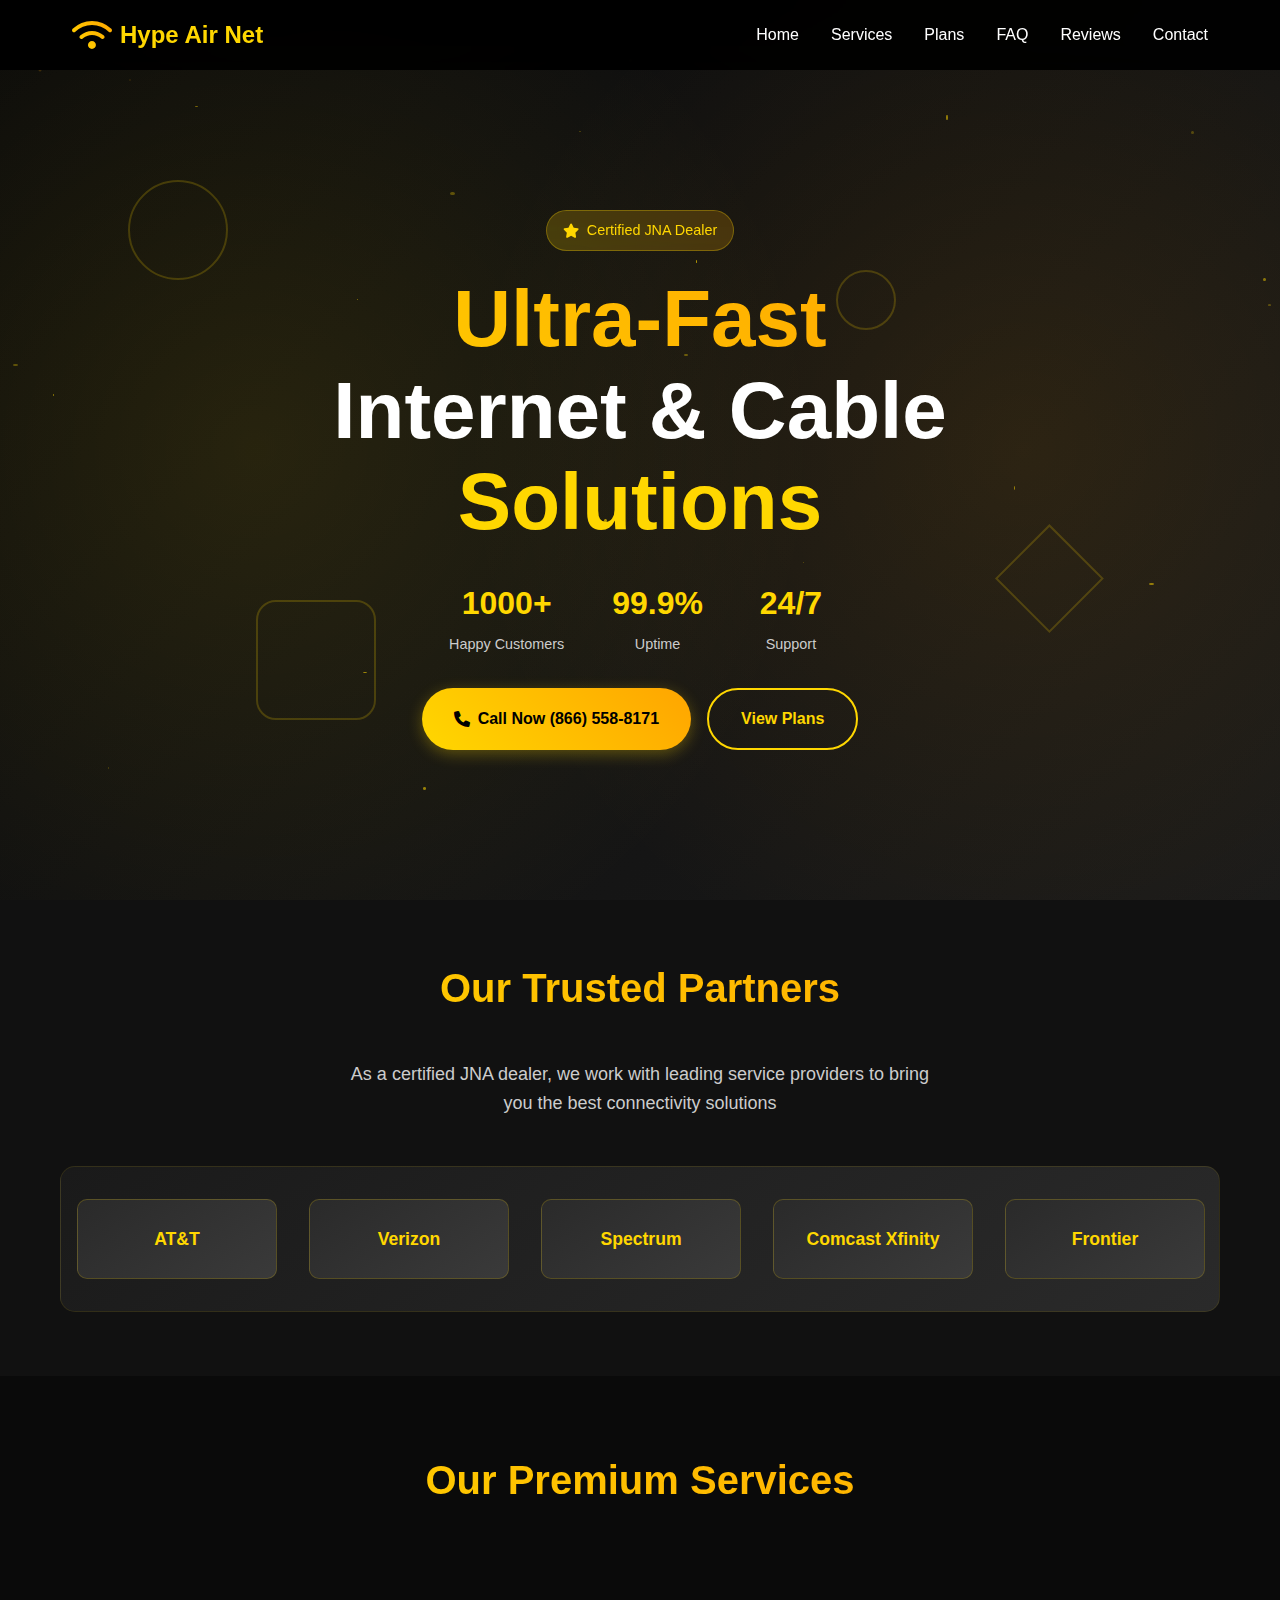
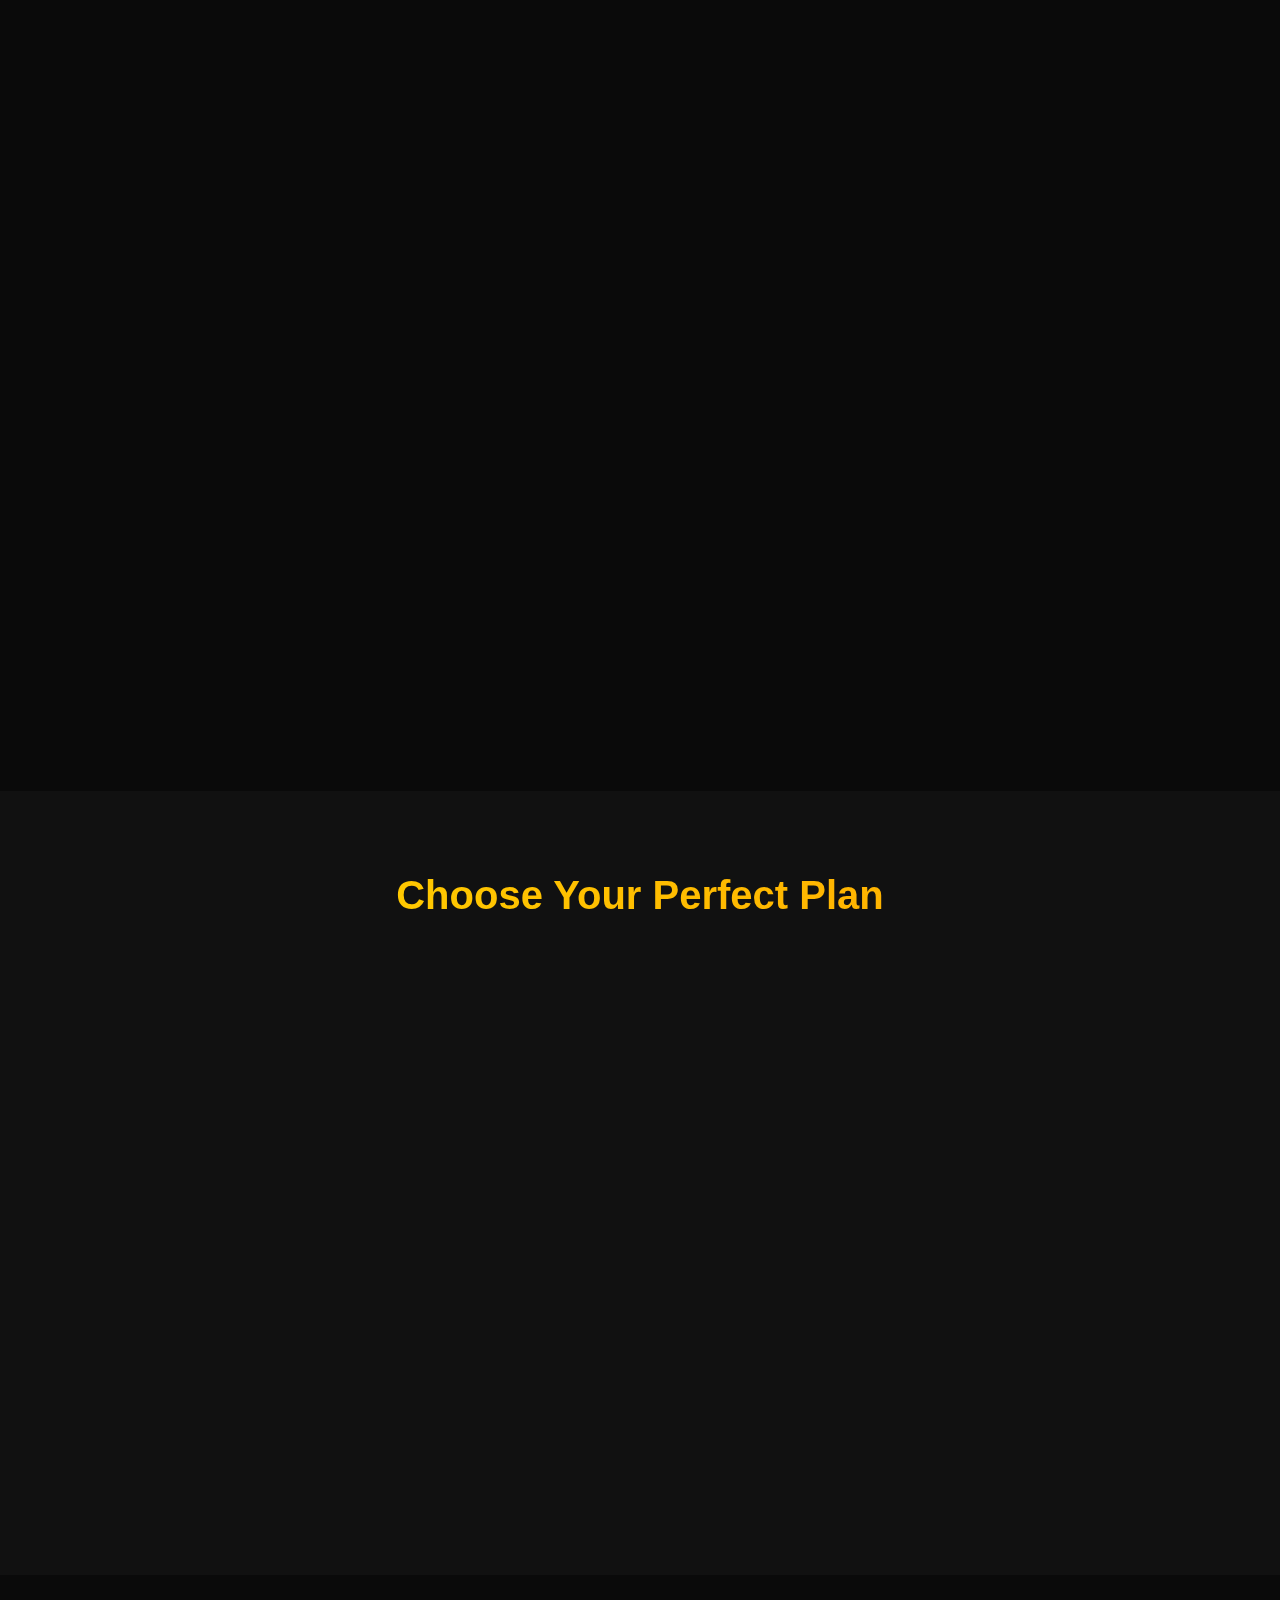
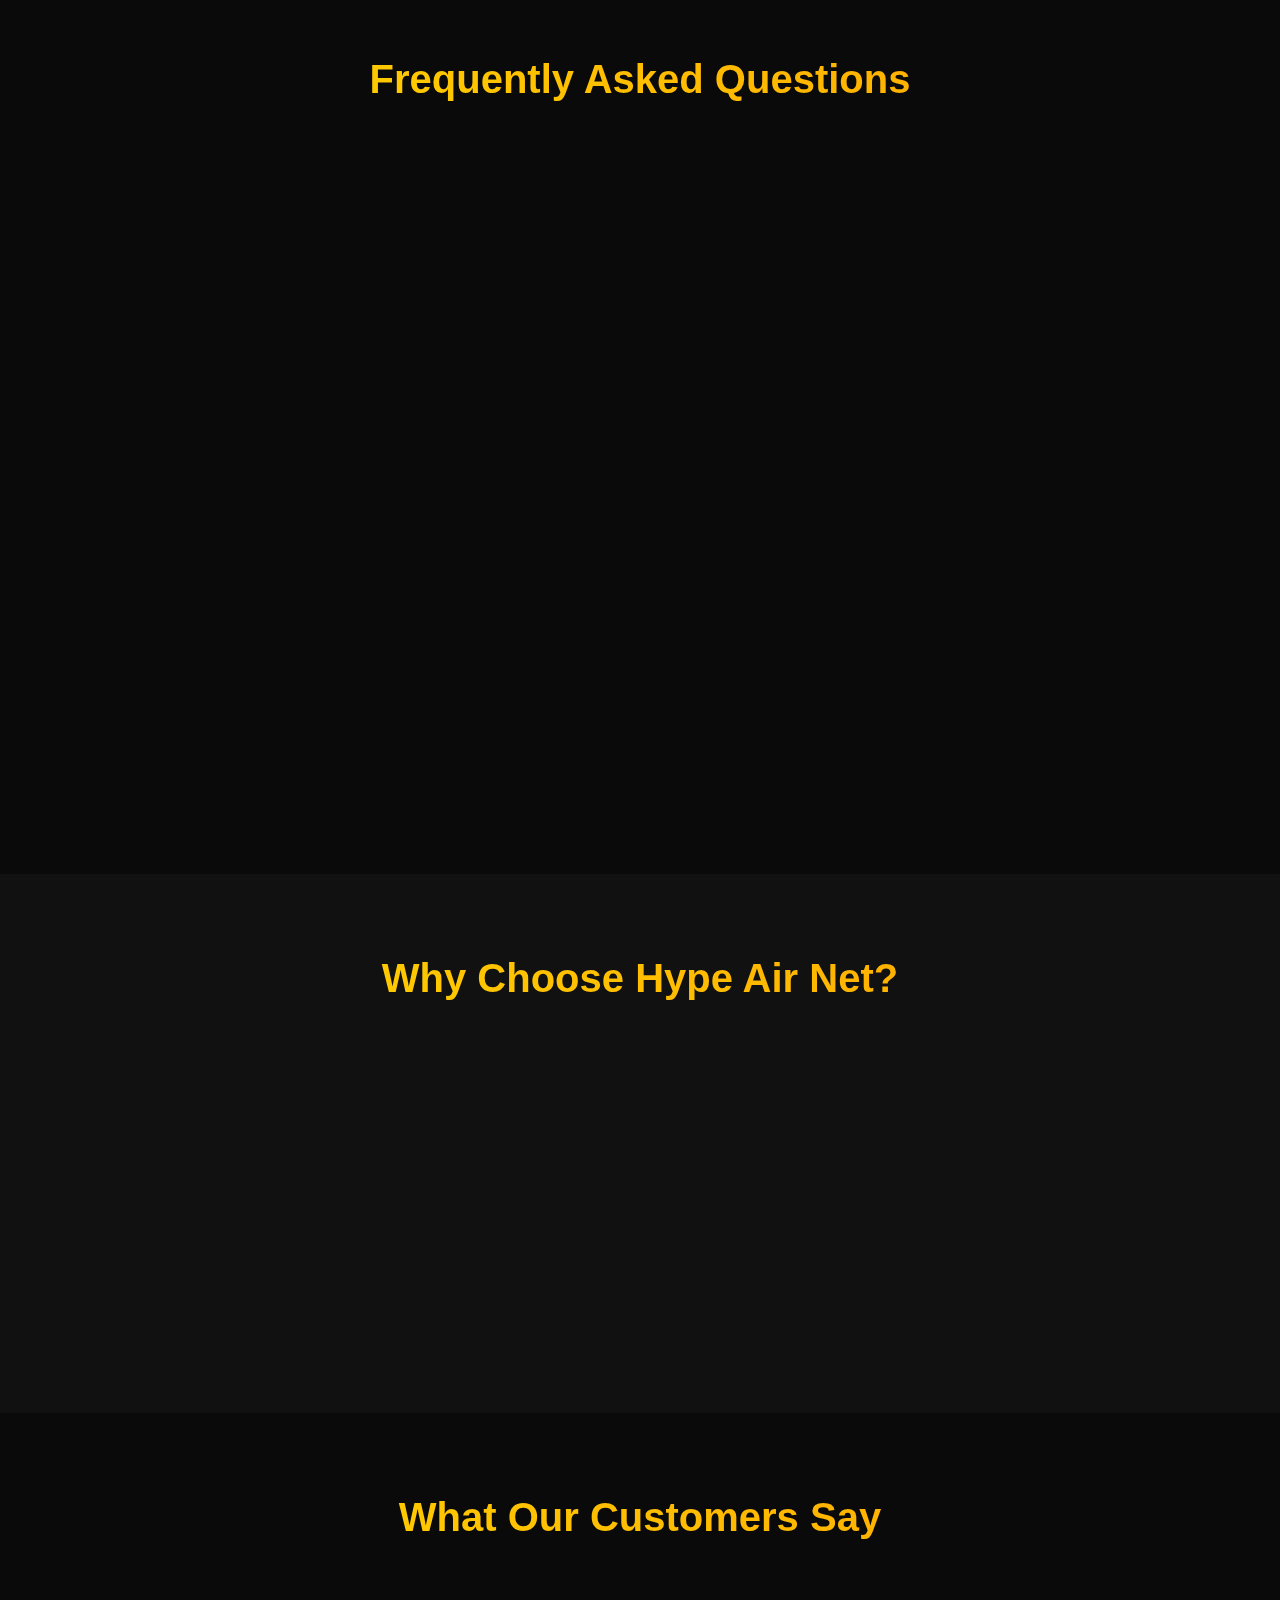
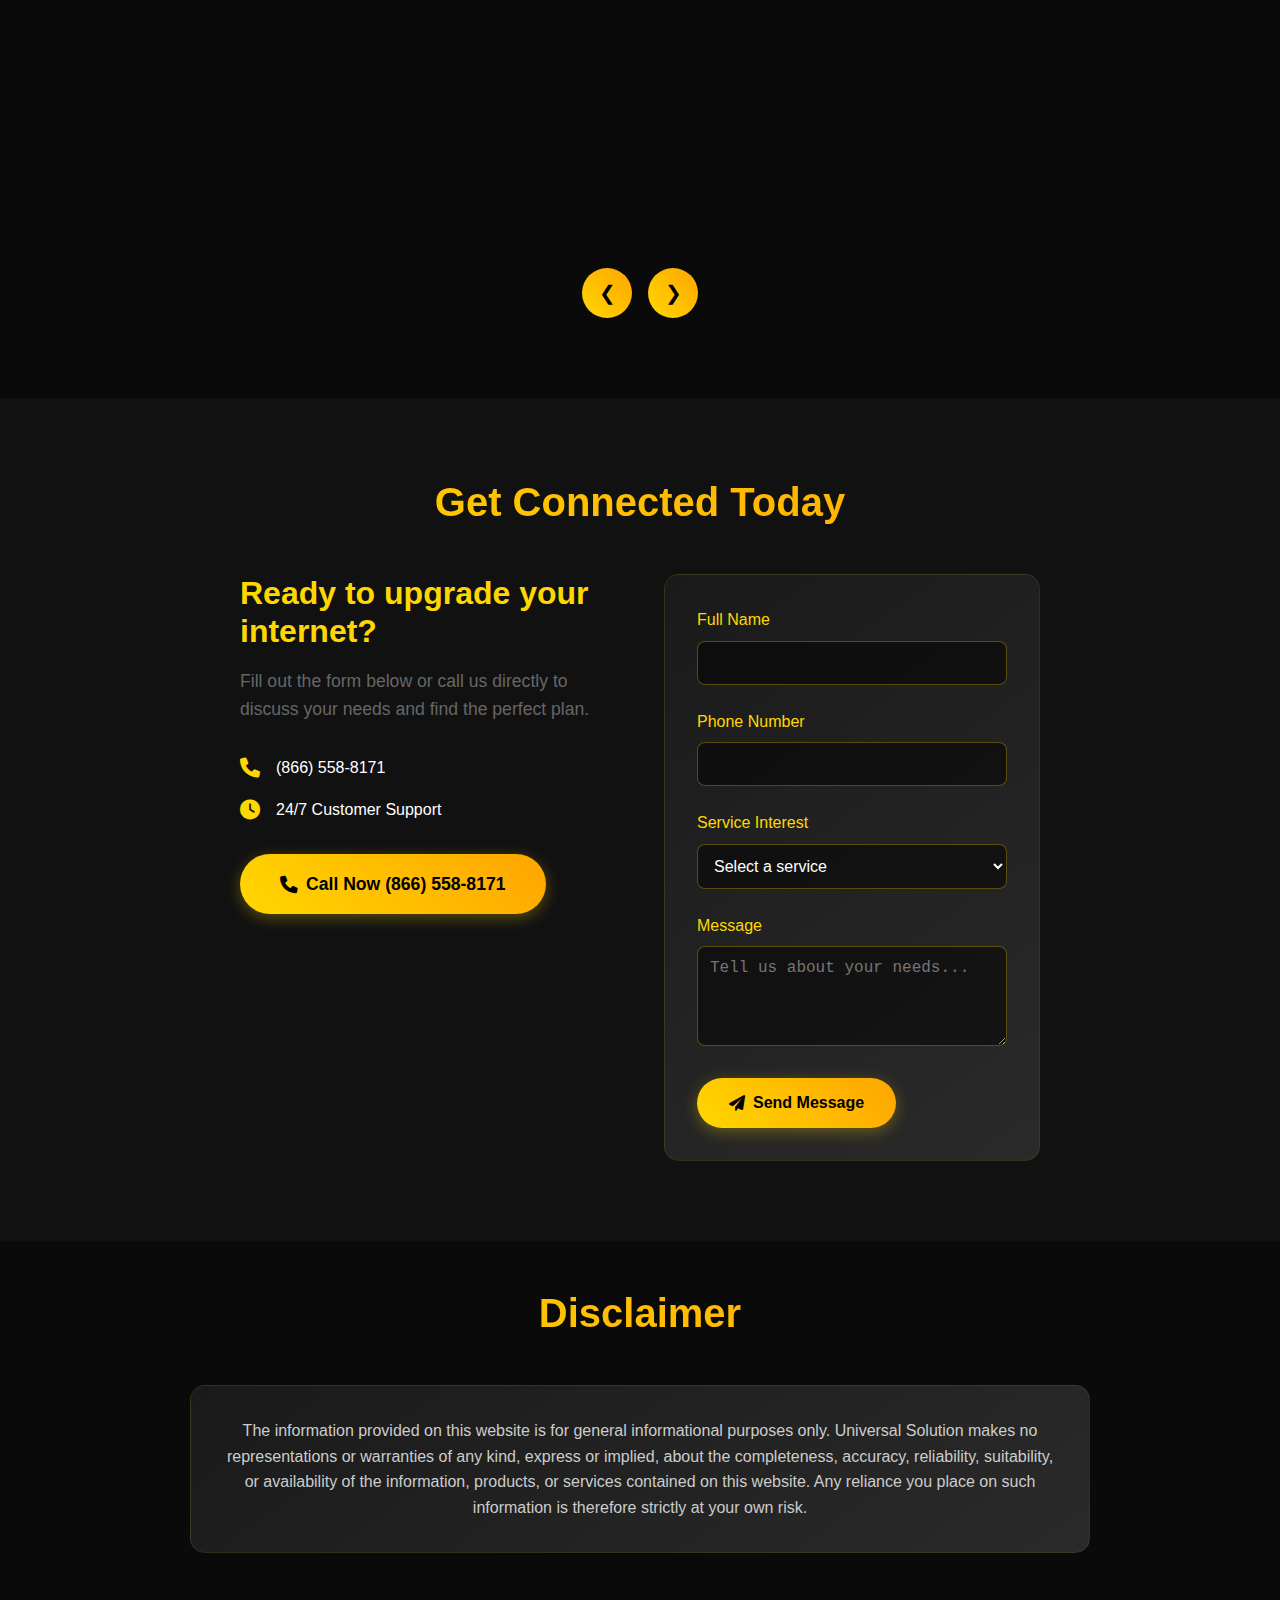
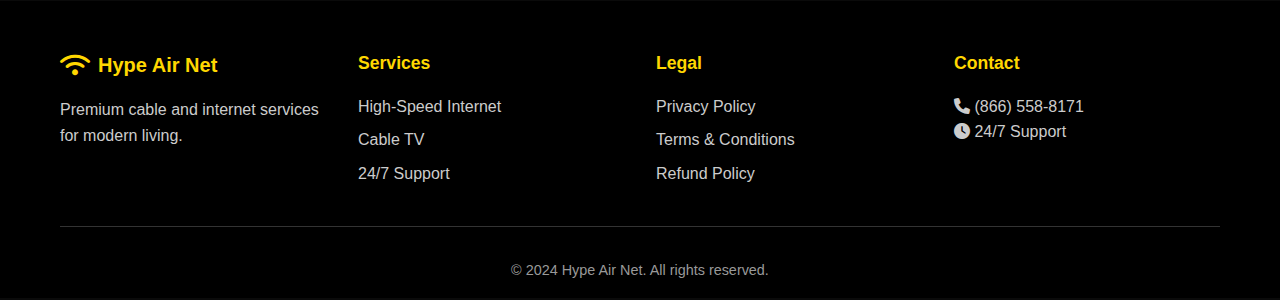
<file: index.html>
<!DOCTYPE html>
<html lang="en">
<head>
    <meta charset="UTF-8">
    <meta name="viewport" content="width=device-width, initial-scale=1.0">
    <title>Hype Air Net - Premium Cable & Internet Services</title>
    <link rel="icon" type="image/svg+xml" href="/vite.svg">
    <link href="https://cdnjs.cloudflare.com/ajax/libs/font-awesome/6.0.0/css/all.min.css" rel="stylesheet">
    <link rel="stylesheet" href="style.css">
    <!-- Google tag (gtag.js) -->
<script async src="https://www.googletagmanager.com/gtag/js?id=AW-16762882676"></script>
<script>
  window.dataLayer = window.dataLayer || [];
  function gtag(){dataLayer.push(arguments);}
  gtag('js', new Date());

  gtag('config', 'AW-16762882676');
</script>
</head>
<body>
    <!-- Header -->
    <header class="header">
        <nav class="nav">
            <div class="nav-container">
                <div class="logo">
                    <i class="fas fa-wifi"></i>
                    <span>Hype Air Net</span>
                </div>
                <ul class="nav-menu">
                    <li><a href="#home">Home</a></li>
                    <li><a href="#services">Services</a></li>
                    <li><a href="#plans">Plans</a></li>
                    <li><a href="#faq">FAQ</a></li>
                    <li><a href="#testimonials">Reviews</a></li>
                    <li><a href="#contact">Contact</a></li>
                </ul>
                <div class="hamburger">
                    <span></span>
                    <span></span>
                    <span></span>
                </div>
            </div>
        </nav>
    </header>

    <!-- Hero Section -->
    <section id="home" class="hero">
        <div class="hero-background">
            <div class="floating-particles"></div>
            <div class="geometric-shapes">
                <div class="shape shape-1"></div>
                <div class="shape shape-2"></div>
                <div class="shape shape-3"></div>
                <div class="shape shape-4"></div>
            </div>
        </div>
        <div class="hero-content">
            <div class="hero-badge">
                <i class="fas fa-star"></i>
                <span>Certified JNA Dealer</span>
            </div>
            <h1 class="hero-title">
                <span class="text-glow">Ultra-Fast</span>
                <span class="text-slide">Internet & Cable</span>
                <span class="text-pulse">Solutions</span>
            </h1>
            <p class="hero-subtitle">Experience lightning-fast speeds up to 1 Gig with our premium fiber network from top providers</p>
            <div class="hero-stats">
                <div class="stat-item">
                    <div class="stat-number">1000+</div>
                    <div class="stat-label">Happy Customers</div>
                </div>
                <div class="stat-item">
                    <div class="stat-number">99.9%</div>
                    <div class="stat-label">Uptime</div>
                </div>
                <div class="stat-item">
                    <div class="stat-number">24/7</div>
                    <div class="stat-label">Support</div>
                </div>
            </div>
            <div class="hero-buttons">
                <a href="tel:8665588171" class="btn btn-primary">
                    <i class="fas fa-phone"></i>
                    Call Now (866) 558-8171
                </a>
                <a href="#plans" class="btn btn-secondary">View Plans</a>
            </div>
        </div>
        <div class="hero-animation">
            <div class="speed-indicator">
                <div class="speed-circle">
                    <div class="speed-inner"></div>
                </div>
                <div class="speed-text">1 Gig</div>
            </div>
            <div class="connection-lines">
                <div class="line line-1"></div>
                <div class="line line-2"></div>
                <div class="line line-3"></div>
            </div>
        </div>
    </section>

    <!-- Partners Section -->
    <section class="partners">
        <div class="container">
            <h2 class="section-title">Our Trusted Partners</h2>
            <p class="partners-subtitle">As a certified JNA dealer, we work with leading service providers to bring you the best connectivity solutions</p>
            <div class="partners-slider">
                <div class="partners-track">
                    <div class="partner-logo">
                        <span class="partner-name">AT&T</span>
                    </div>
                    <div class="partner-logo">
                        <span class="partner-name">Verizon</span>
                    </div>
                    <div class="partner-logo">
                        <span class="partner-name">Spectrum</span>
                    </div>
                    <div class="partner-logo">
                        <span class="partner-name">Comcast Xfinity</span>
                    </div>
                    <div class="partner-logo">
                        <span class="partner-name">Frontier</span>
                    </div>
                    <div class="partner-logo">
                        <span class="partner-name">HughesNet</span>
                    </div>
                    <div class="partner-logo">
                        <span class="partner-name">CenturyLink</span>
                    </div>
                    <div class="partner-logo">
                        <span class="partner-name">Paramount+</span>
                    </div>
                    <div class="partner-logo">
                        <span class="partner-name">SHOWTIME®</span>
                    </div>
                    <!-- Duplicate for seamless loop -->
                    <div class="partner-logo">
                        <span class="partner-name">AT&T</span>
                    </div>
                    <div class="partner-logo">
                        <span class="partner-name">Verizon</span>
                    </div>
                    <div class="partner-logo">
                        <span class="partner-name">Spectrum</span>
                    </div>
                    <div class="partner-logo">
                        <span class="partner-name">Comcast Xfinity</span>
                    </div>
                    <div class="partner-logo">
                        <span class="partner-name">Frontier</span>
                    </div>
                    <div class="partner-logo">
                        <span class="partner-name">HughesNet</span>
                    </div>
                    <div class="partner-logo">
                        <span class="partner-name">CenturyLink</span>
                    </div>
                    <div class="partner-logo">
                        <span class="partner-name">Paramount+</span>
                    </div>
                    <div class="partner-logo">
                        <span class="partner-name">SHOWTIME®</span>
                    </div>
                </div>
            </div>
        </div>
    </section>

    <!-- Services Section -->
    <section id="services" class="services">
        <div class="container">
            <h2 class="section-title">Our Premium Services</h2>
            <div class="services-grid">
                <div class="service-card">
                    <div class="service-icon">
                        <i class="fas fa-wifi"></i>
                    </div>
                    <h3>High-Speed Internet</h3>
                    <p>Blazing fast fiber internet with speeds up to 1 Gig for seamless streaming and gaming.</p>
                    <a href="tel:8665588171" class="service-btn">Get Started</a>
                </div>
                <div class="service-card">
                    <div class="service-icon">
                        <i class="fas fa-tv"></i>
                    </div>
                    <h3>Premium Cable TV</h3>
                    <p>300+ channels including premium networks, sports, and international programming.</p>
                    <a href="tel:8665588171" class="service-btn">Get Started</a>
                </div>
                <div class="service-card">
                    <div class="service-icon">
                        <i class="fas fa-shield-alt"></i>
                    </div>
                    <h3>24/7 Support</h3>
                    <p>Round-the-clock technical support and customer service for peace of mind.</p>
                    <a href="tel:8665588171" class="service-btn">Get Started</a>
                </div>
                <div class="service-card">
                    <div class="service-icon">
                        <i class="fas fa-phone"></i>
                    </div>
                    <h3>VoIP Services</h3>
                    <p>Crystal clear voice communication with advanced features and unlimited calling plans.</p>
                    <a href="tel:8665588171" class="service-btn">Get Started</a>
                </div>
                <div class="service-card">
                    <div class="service-icon">
                        <i class="fas fa-building"></i>
                    </div>
                    <h3>Business Solutions</h3>
                    <p>Scalable enterprise-grade connectivity solutions for businesses of all sizes.</p>
                    <a href="tel:8665588171" class="service-btn">Get Started</a>
                </div>
                <div class="service-card">
                    <div class="service-icon">
                        <i class="fas fa-tools"></i>
                    </div>
                    <h3>Professional Installation</h3>
                    <p>Expert technicians ensure seamless setup and optimization of all your services.</p>
                    <a href="tel:8665588171" class="service-btn">Get Started</a>
                </div>
            </div>
        </div>
    </section>

    <!-- Plans Section -->
    <section id="plans" class="plans">
        <div class="container">
            <h2 class="section-title">Choose Your Perfect Plan</h2>
            <div class="plans-grid">
                <div class="plan-card">
                    <div class="plan-header">
                        <h3>Basic</h3>
                        <div class="plan-price">
                            <span class="currency">$</span>
                            <span class="amount">39</span>
                            <span class="period">/mo</span>
                        </div>
                    </div>
                    <ul class="plan-features">
                        <li><i class="fas fa-check"></i> 100 Mbps Internet</li>
                        <li><i class="fas fa-check"></i> 150+ TV Channels</li>
                        <li><i class="fas fa-check"></i> Free Installation</li>
                        <li><i class="fas fa-check"></i> 24/7 Support</li>
                    </ul>
                    <a href="tel:8665588171" class="plan-btn">Call (866) 558-8171</a>
                </div>
                <div class="plan-card featured">
                    <div class="plan-badge">Most Popular</div>
                    <div class="plan-header">
                        <h3>Premium</h3>
                        <div class="plan-price">
                            <span class="currency">$</span>
                            <span class="amount">79</span>
                            <span class="period">/mo</span>
                        </div>
                    </div>
                    <ul class="plan-features">
                        <li><i class="fas fa-check"></i> 500 Mbps Internet</li>
                        <li><i class="fas fa-check"></i> 250+ TV Channels</li>
                        <li><i class="fas fa-check"></i> Premium Networks</li>
                        <li><i class="fas fa-check"></i> Free Installation</li>
                        <li><i class="fas fa-check"></i> 24/7 Priority Support</li>
                    </ul>
                    <a href="tel:8665588171" class="plan-btn">Call (866) 558-8171</a>
                </div>
                <div class="plan-card">
                    <div class="plan-header">
                        <h3>Ultimate</h3>
                        <div class="plan-price">
                            <span class="currency">$</span>
                            <span class="amount">119</span>
                            <span class="period">/mo</span>
                        </div>
                    </div>
                    <ul class="plan-features">
                        <li><i class="fas fa-check"></i> 1 Gig Internet</li>
                        <li><i class="fas fa-check"></i> 300+ TV Channels</li>
                        <li><i class="fas fa-check"></i> All Premium Networks</li>
                        <li><i class="fas fa-check"></i> Free Installation</li>
                        <li><i class="fas fa-check"></i> VIP Support</li>
                    </ul>
                    <a href="tel:8665588171" class="plan-btn">Call (866) 558-8171</a>
                </div>
            </div>
        </div>
    </section>

    <!-- FAQ Section -->
    <section id="faq" class="faq">
        <div class="container">
            <h2 class="section-title">Frequently Asked Questions</h2>
            <div class="faq-grid">
                <div class="faq-item">
                    <div class="faq-question">
                        <h3>What services does Hype Air Net offer?</h3>
                        <i class="fas fa-chevron-down"></i>
                    </div>
                    <div class="faq-answer">
                        <p>Hype Air Net provides a range of connectivity solutions, including high-speed internet, cable TV packages, bundled deals, and VoIP services. As a certified JNA dealer, we offer services from top providers, ensuring you have access to the best options for your home or business.</p>
                    </div>
                </div>
                <div class="faq-item">
                    <div class="faq-question">
                        <h3>What companies are serviceable through Hype Air Net and JNA?</h3>
                        <i class="fas fa-chevron-down"></i>
                    </div>
                    <div class="faq-answer">
                        <p>As a certified JNA dealer, Hype Air Net offers services from leading companies, including:</p>
                        <ul>
                            <li>Paramount+</li>
                            <li>SHOWTIME®</li>
                            <li>AT&T</li>
                            <li>Verizon</li>
                            <li>Spectrum</li>
                            <li>Comcast Xfinity</li>
                            <li>Frontier</li>
                            <li>HughesNet</li>
                            <li>CenturyLink</li>
                            <li>...and many more.</li>
                        </ul>
                        <p>Through our partnerships, we ensure you have access to reliable and diverse service options.</p>
                    </div>
                </div>
                <div class="faq-item">
                    <div class="faq-question">
                        <h3>Is Hype Air Net a service provider?</h3>
                        <i class="fas fa-chevron-down"></i>
                    </div>
                    <div class="faq-answer">
                        <p>Hype Air Net is an authorized dealer and certified retailer, but we are not a direct service provider. We work with leading service providers like those listed above to connect you to their offerings, ensuring you receive the best possible service.</p>
                    </div>
                </div>
                <div class="faq-item">
                    <div class="faq-question">
                        <h3>What are Hype Air Net's execution charges?</h3>
                        <i class="fas fa-chevron-down"></i>
                    </div>
                    <div class="faq-answer">
                        <p>Hype Air Net charges for execution services, including setting up new connections, processing bill payments, plan upgrades, account cancellations, and other administrative tasks. These charges range from $49.99 to $199.99, depending on the service request, and are separate from the billing charges of the service providers you're signed up with.</p>
                    </div>
                </div>
                <div class="faq-item">
                    <div class="faq-question">
                        <h3>Why are Hype Air Net's execution charges separate from my service provider's billing?</h3>
                        <i class="fas fa-chevron-down"></i>
                    </div>
                    <div class="faq-answer">
                        <p>As a separate entity, Hype Air Net handles the execution of your service requests independently. Our charges cover the work required to manage and complete requests like plan upgrades, new installations, or account changes. These execution fees are distinct from your provider's billing, which covers your actual internet, cable, or VoIP service.</p>
                    </div>
                </div>
                <div class="faq-item">
                    <div class="faq-question">
                        <h3>How do I contact Hype Air Net for support?</h3>
                        <i class="fas fa-chevron-down"></i>
                    </div>
                    <div class="faq-answer">
                        <p>You can reach out to our customer support team through the contact form on our website or by calling us directly at the assistance number provided below. Our team is available to assist you with any inquiries, service requests, or troubleshooting needs.</p>
                    </div>
                </div>
            </div>
        </div>
    </section>

    <!-- Unique Features Section -->
    <section class="features">
        <div class="container">
            <h2 class="section-title">Why Choose Hype Air Net?</h2>
            <div class="features-grid">
                <div class="feature-item">
                    <div class="feature-icon">
                        <i class="fas fa-rocket"></i>
                    </div>
                    <h3>Lightning Fast</h3>
                    <p>Experience internet speeds that put you ahead of the competition</p>
                </div>
                <div class="feature-item">
                    <div class="feature-icon">
                        <i class="fas fa-award"></i>
                    </div>
                    <h3>Award Winning</h3>
                    <p>Recognized for excellence in customer service and reliability</p>
                </div>
                <div class="feature-item">
                    <div class="feature-icon">
                        <i class="fas fa-tools"></i>
                    </div>
                    <h3>Free Installation</h3>
                    <p>Professional installation at no extra cost to get you connected fast</p>
                </div>
                <div class="feature-item">
                    <div class="feature-icon">
                        <i class="fas fa-money-bill-wave"></i>
                    </div>
                    <h3>Best Value</h3>
                    <p>Competitive pricing with no hidden fees or surprise charges</p>
                </div>
            </div>
        </div>
    </section>

    <!-- Testimonials Section -->
    <section id="testimonials" class="testimonials">
        <div class="container">
            <h2 class="section-title">What Our Customers Say</h2>
            <div class="testimonials-carousel">
                <div class="testimonial-track">
                    <div class="testimonial-card">
                        <div class="testimonial-content">
                            <p>"Amazing service! The internet speed is incredible and the customer support is top-notch. Highly recommend!"</p>
                        </div>
                        <div class="testimonial-author">
                            <div class="author-info">
                                <h4>Sarah Johnson</h4>
                                <span>Los Angeles, CA</span>
                            </div>
                        </div>
                        <div class="testimonial-rating">
                            <i class="fas fa-star"></i>
                            <i class="fas fa-star"></i>
                            <i class="fas fa-star"></i>
                            <i class="fas fa-star"></i>
                            <i class="fas fa-star"></i>
                        </div>
                    </div>
                    <div class="testimonial-card">
                        <div class="testimonial-content">
                            <p>"Best internet provider in the area. No more buffering or slow downloads. The installation was quick and professional."</p>
                        </div>
                        <div class="testimonial-author">
                            <div class="author-info">
                                <h4>Mike Chen</h4>
                                <span>San Francisco, CA</span>
                            </div>
                        </div>
                        <div class="testimonial-rating">
                            <i class="fas fa-star"></i>
                            <i class="fas fa-star"></i>
                            <i class="fas fa-star"></i>
                            <i class="fas fa-star"></i>
                            <i class="fas fa-star"></i>
                        </div>
                    </div>
                    <div class="testimonial-card">
                        <div class="testimonial-content">
                            <p>"Finally found a reliable internet provider! Great speeds for working from home and streaming. Excellent value!"</p>
                        </div>
                        <div class="testimonial-author">
                            <div class="author-info">
                                <h4>Emily Rodriguez</h4>
                                <span>Phoenix, AZ</span>
                            </div>
                        </div>
                        <div class="testimonial-rating">
                            <i class="fas fa-star"></i>
                            <i class="fas fa-star"></i>
                            <i class="fas fa-star"></i>
                            <i class="fas fa-star"></i>
                            <i class="fas fa-star"></i>
                        </div>
                    </div>
                </div>
                <div class="testimonial-controls">
                    <button class="testimonial-btn prev" onclick="previousTestimonial()">❮</button>
                    <button class="testimonial-btn next" onclick="nextTestimonial()">❯</button>
                </div>
            </div>
        </div>
    </section>

    <!-- Contact Section -->
    <section id="contact" class="contact">
        <div class="container">
            <h2 class="section-title">Get Connected Today</h2>
            <div class="contact-content">
                <div class="contact-info">
                    <h3>Ready to upgrade your internet?</h3>
                    <p>Fill out the form below or call us directly to discuss your needs and find the perfect plan.</p>
                    <div class="contact-details">
                        <div class="contact-item">
                            <i class="fas fa-phone"></i>
                            <span>(866) 558-8171</span>
                        </div>
                        <div class="contact-item">
                            <i class="fas fa-clock"></i>
                            <span>24/7 Customer Support</span>
                        </div>
                    </div>
                    <a href="tel:8665588171" class="btn btn-primary btn-large">
                        <i class="fas fa-phone"></i>
                        Call Now (866) 558-8171
                    </a>
                </div>
                <div class="contact-form">
                    <form id="contactForm">
                        <div class="form-group">
                            <label for="name">Full Name</label>
                            <input type="text" id="name" name="name" required>
                        </div>
                        <div class="form-group">
                            <label for="phone">Phone Number</label>
                            <input type="tel" id="phone" name="phone" required>
                        </div>
                        <div class="form-group">
                            <label for="service">Service Interest</label>
                            <select id="service" name="service" required>
                                <option value="">Select a service</option>
                                <option value="internet">High-Speed Internet</option>
                                <option value="cable">Cable TV</option>
                                <option value="bundle">Internet + Cable Bundle</option>
                                <option value="business">Business Solutions</option>
                            </select>
                        </div>
                        <div class="form-group">
                            <label for="message">Message</label>
                            <textarea id="message" name="message" rows="4" placeholder="Tell us about your needs..."></textarea>
                        </div>
                        <button type="submit" class="btn btn-primary">
                            <i class="fas fa-paper-plane"></i>
                            Send Message
                        </button>
                    </form>
                </div>
            </div>
        </div>
    </section>

    <!-- Disclaimer Section -->
    <section class="disclaimer">
        <div class="container">
            <h2 class="section-title">Disclaimer</h2>
            <div class="disclaimer-content">
                <p>The information provided on this website is for general informational purposes only. Universal Solution makes no representations or warranties of any kind, express or implied, about the completeness, accuracy, reliability, suitability, or availability of the information, products, or services contained on this website. Any reliance you place on such information is therefore strictly at your own risk.</p>
            </div>
        </div>
    </section>

    <!-- Footer -->
    <footer class="footer">
        <div class="container">
            <div class="footer-content">
                <div class="footer-section">
                    <div class="footer-logo">
                        <i class="fas fa-wifi"></i>
                        <span>Hype Air Net</span>
                    </div>
                    <p>Premium cable and internet services for modern living.</p>
                </div>
                <div class="footer-section">
                    <h4>Services</h4>
                    <ul>
                        <li><a href="#services">High-Speed Internet</a></li>
                        <li><a href="#services">Cable TV</a></li>
                        <li><a href="#services">24/7 Support</a></li>
                    </ul>
                </div>
                <div class="footer-section">
                    <h4>Legal</h4>
                    <ul>
                        <li><a href="privacy-policy.html">Privacy Policy</a></li>
                        <li><a href="terms-conditions.html">Terms & Conditions</a></li>
                        <li><a href="refund-policy.html">Refund Policy</a></li>
                    </ul>
                </div>
                <div class="footer-section">
                    <h4>Contact</h4>
                    <p><i class="fas fa-phone"></i> (866) 558-8171</p>
                    <p><i class="fas fa-clock"></i> 24/7 Support</p>
                </div>
            </div>
            <div class="footer-bottom">
                <p>&copy; 2024 Hype Air Net. All rights reserved.</p>
            </div>
        </div>
    </footer>

    <script src="main.js"></script>
</body>
</html>
</file>
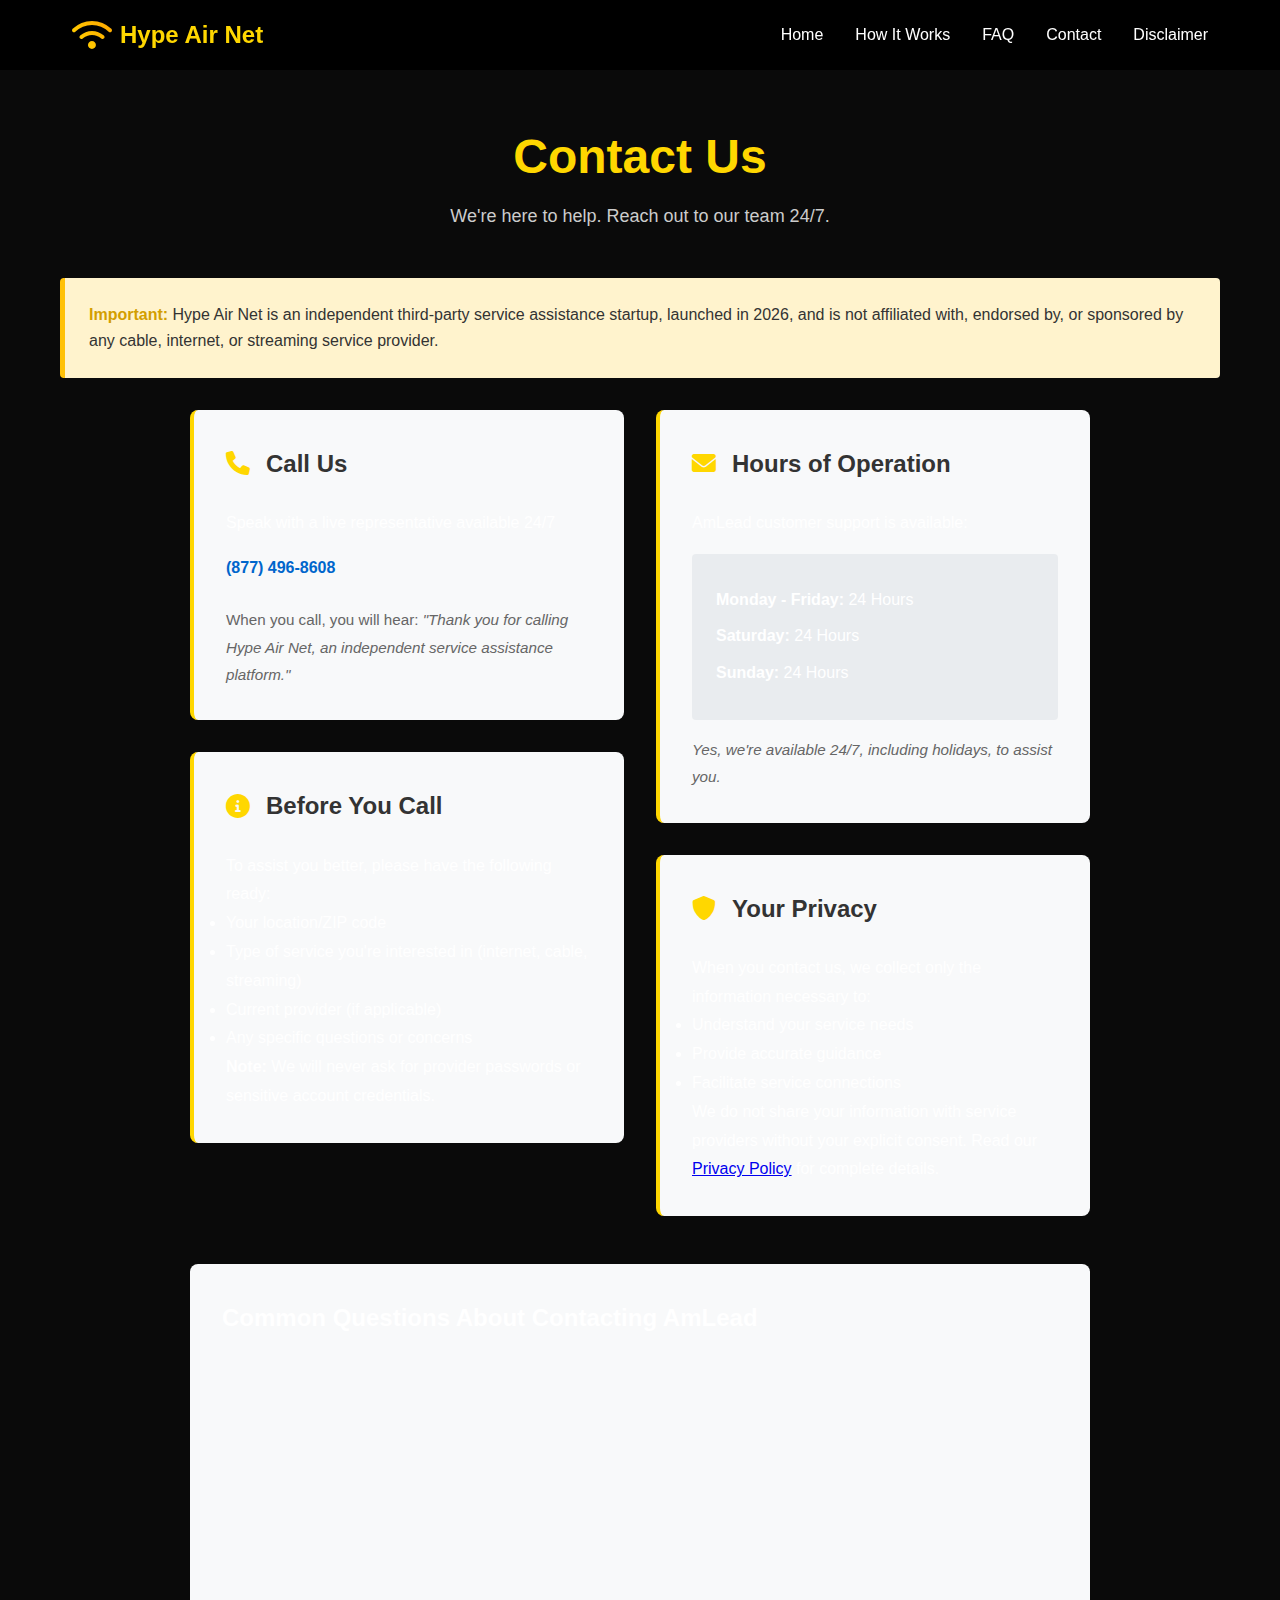
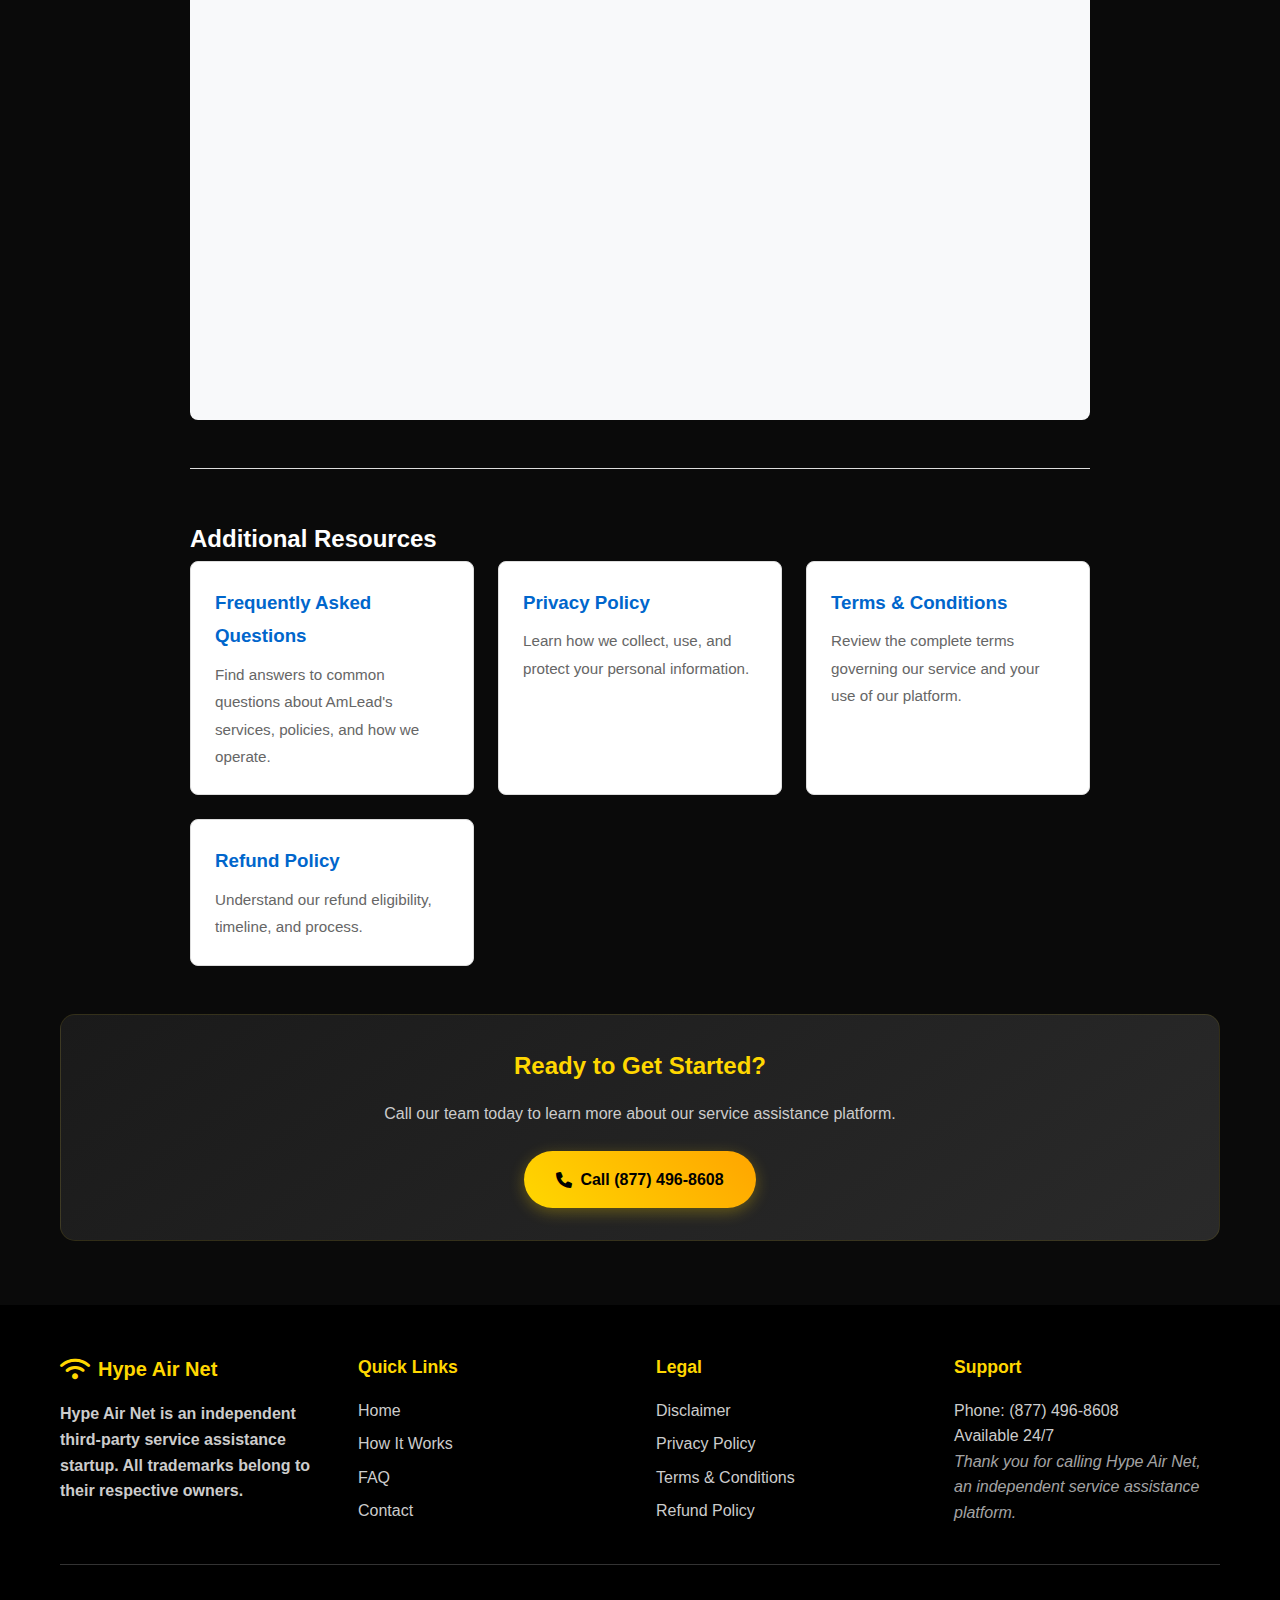
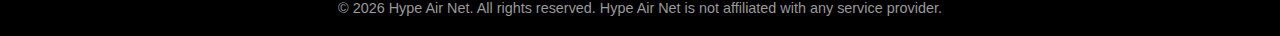
<file: contact.html>
<!DOCTYPE html>
<html lang="en">
<head>
    <meta charset="UTF-8">
    <meta name="viewport" content="width=device-width, initial-scale=1.0">
    <title>Contact Us - Hype Air Net</title>
    <link rel="icon" type="image/svg+xml" href="/vite.svg">
    <link href="https://cdnjs.cloudflare.com/ajax/libs/font-awesome/6.0.0/css/all.min.css" rel="stylesheet">
    <link rel="stylesheet" href="style.css">
</head>
<body>
    <!-- Header -->
    <header class="header">
        <nav class="nav">
            <div class="nav-container">
                <div class="logo">
                    <i class="fas fa-wifi"></i>
                    <span>Hype Air Net</span>
                </div>
                <ul class="nav-menu">
                    <li><a href="index.html">Home</a></li>
                    <li><a href="index.html#how-it-works">How It Works</a></li>
                    <li><a href="index.html#faq">FAQ</a></li>
                    <li><a href="contact.html">Contact</a></li>
                    <li><a href="disclaimer.html">Disclaimer</a></li>
                </ul>
                <div class="hamburger">
                    <span></span>
                    <span></span>
                    <span></span>
                </div>
            </div>
        </nav>
    </header>

    <!-- Contact Section -->
    <section class="legal-page">
        <div class="container">
            <div class="legal-header">
                <h1>Contact Us</h1>
                <p>We're here to help. Reach out to our team 24/7.</p>
            </div>

            <!-- Compliance Disclosure -->
            <div class="compliance-box">
                <p><strong>Important:</strong> Hype Air Net is an independent third-party service assistance startup, launched in 2026, and is not affiliated with, endorsed by, or sponsored by any cable, internet, or streaming service provider.</p>
            </div>

            <div class="legal-content">
                <div class="contact-main">
                    <div class="contact-column">
                        <div class="contact-method">
                            <h2><i class="fas fa-phone"></i> Call Us</h2>
                            <p>Speak with a live representative available 24/7</p>
                            <a href="tel:+18774968608" class="contact-link">
                                <strong>(877) 496-8608</strong>
                            </a>
                            <p class="contact-note">When you call, you will hear: <em>"Thank you for calling Hype Air Net, an independent service assistance platform."</em></p>
                        </div>

                        <div class="contact-method">
                            <h2><i class="fas fa-info-circle"></i> Before You Call</h2>
                            <p>To assist you better, please have the following ready:</p>
                            <ul>
                                <li>Your location/ZIP code</li>
                                <li>Type of service you're interested in (internet, cable, streaming)</li>
                                <li>Current provider (if applicable)</li>
                                <li>Any specific questions or concerns</li>
                            </ul>
                            <p><strong>Note:</strong> We will never ask for provider passwords or sensitive account credentials.</p>
                        </div>
                    </div>

                    <div class="contact-column">
                        <div class="contact-method">
                            <h2><i class="fas fa-envelope"></i> Hours of Operation</h2>
                            <p>AmLead customer support is available:</p>
                            <div class="hours-box">
                                <p><strong>Monday - Friday:</strong> 24 Hours</p>
                                <p><strong>Saturday:</strong> 24 Hours</p>
                                <p><strong>Sunday:</strong> 24 Hours</p>
                            </div>
                            <p class="hours-note">Yes, we're available 24/7, including holidays, to assist you.</p>
                        </div>

                        <div class="contact-method">
                            <h2><i class="fas fa-shield-alt"></i> Your Privacy</h2>
                            <p>When you contact us, we collect only the information necessary to:</p>
                            <ul>
                                <li>Understand your service needs</li>
                                <li>Provide accurate guidance</li>
                                <li>Facilitate service connections</li>
                            </ul>
                            <p>We do not share your information with service providers without your explicit consent. Read our <a href="privacy-policy.html">Privacy Policy</a> for complete details.</p>
                        </div>
                    </div>
                </div>

                <!-- FAQ Integration -->
                <div class="contact-faq">
                    <h2>Common Questions About Contacting AmLead</h2>
                    
                    <div class="faq-item">
                        <button class="faq-question">
                            <span>What should I expect when I call?</span>
                            <i class="fas fa-chevron-down"></i>
                        </button>
                        <div class="faq-answer">
                            <p>When you call AmLead at (877) 496-8608, you'll be greeted with: "Thank you for calling AmLead, an independent service assistance platform." A representative will then listen to your needs and guide you through available options in your area. The call typically takes 10-20 minutes depending on the complexity of your inquiry.</p>
                        </div>
                    </div>

                    <div class="faq-item">
                        <button class="faq-question">
                            <span>Is there a cost to call for assistance?</span>
                            <i class="fas fa-chevron-down"></i>
                        </button>
                        <div class="faq-answer">
                            <p>There is no charge for calling to ask questions or receive guidance about available service options. Our service fees are disclosed upfront and apply only if you decide to proceed with our full assistance package. Initial consultations are always free.</p>
                        </div>
                    </div>

                    <div class="faq-item">
                        <button class="faq-question">
                            <span>Can I speak with someone in Spanish or another language?</span>
                            <i class="fas fa-chevron-down"></i>
                        </button>
                        <div class="faq-answer">
                            <p>Yes. AmLead provides language support for multiple languages. When you call, please let the representative know your preferred language, and we will do our best to assist you or connect you with a bilingual specialist.</p>
                        </div>
                    </div>

                    <div class="faq-item">
                        <button class="faq-question">
                            <span>What if I've already called and have follow-up questions?</span>
                            <i class="fas fa-chevron-down"></i>
                        </button>
                        <div class="faq-answer">
                            <p>You can call back anytime at (877) 496-8608. Our team will be happy to answer additional questions. If you previously received guidance, referencing details from your prior call can help us provide more specific assistance.</p>
                        </div>
                    </div>

                    <div class="faq-item">
                        <button class="faq-question">
                            <span>How is my personal information protected during the call?</span>
                            <i class="fas fa-chevron-down"></i>
                        </button>
                        <div class="faq-answer">
                            <p>AmLead uses secure communication methods and industry-standard protocols to protect your information during calls. We never record calls without consent, and we securely store any information you provide. We will never ask for or store provider passwords or sensitive credentials. For full details on data handling, see our <a href="privacy-policy.html">Privacy Policy</a>.</p>
                        </div>
                    </div>

                    <div class="faq-item">
                        <button class="faq-question">
                            <span>What if I need to file a complaint or refund request?</span>
                            <i class="fas fa-chevron-down"></i>
                        </button>
                        <div class="faq-answer">
                            <p>Refund requests can be submitted by calling (877) 496-8608 and speaking with a representative. They will guide you through the refund process based on the terms in our <a href="refund-policy.html">Refund Policy</a>. Refunds can be requested within 7 to 15 days of service purchase, subject to eligibility.</p>
                        </div>
                    </div>
                </div>

                <!-- Additional Resources -->
                <div class="resources-section">
                    <h2>Additional Resources</h2>
                    <div class="resources-grid">
                        <div class="resource-card">
                            <h3><a href="index.html#faq">Frequently Asked Questions</a></h3>
                            <p>Find answers to common questions about AmLead's services, policies, and how we operate.</p>
                        </div>
                        <div class="resource-card">
                            <h3><a href="privacy-policy.html">Privacy Policy</a></h3>
                            <p>Learn how we collect, use, and protect your personal information.</p>
                        </div>
                        <div class="resource-card">
                            <h3><a href="terms-conditions.html">Terms & Conditions</a></h3>
                            <p>Review the complete terms governing our service and your use of our platform.</p>
                        </div>
                        <div class="resource-card">
                            <h3><a href="refund-policy.html">Refund Policy</a></h3>
                            <p>Understand our refund eligibility, timeline, and process.</p>
                        </div>
                    </div>
                </div>
            </div>

            <div class="legal-cta">
                <h3>Ready to Get Started?</h3>
                <p>Call our team today to learn more about our service assistance platform.</p>
                <a href="tel:+18774968608" class="btn btn-primary">
                    <i class="fas fa-phone"></i>
                    Call (877) 496-8608
                </a>
            </div>
        </div>
    </section>

    <!-- Footer -->
    <footer class="footer">
        <div class="container">
            <div class="footer-content">
                <div class="footer-section">
                    <div class="footer-logo">
                        <i class="fas fa-wifi"></i>
                        <span>Hype Air Net</span>
                    </div>
                    <p class="footer-disclosure"><strong>Hype Air Net is an independent third-party service assistance startup. All trademarks belong to their respective owners.</strong></p>
                </div>
                <div class="footer-section">
                    <h4>Quick Links</h4>
                    <ul>
                        <li><a href="index.html">Home</a></li>
                        <li><a href="index.html#how-it-works">How It Works</a></li>
                        <li><a href="index.html#faq">FAQ</a></li>
                        <li><a href="contact.html">Contact</a></li>
                    </ul>
                </div>
                <div class="footer-section">
                    <h4>Legal</h4>
                    <ul>
                        <li><a href="disclaimer.html">Disclaimer</a></li>
                        <li><a href="privacy-policy.html">Privacy Policy</a></li>
                        <li><a href="terms-conditions.html">Terms & Conditions</a></li>
                        <li><a href="refund-policy.html">Refund Policy</a></li>
                    </ul>
                </div>
                <div class="footer-section">
                    <h4>Support</h4>
                    <p>Phone: (877) 496-8608</p>
                    <p>Available 24/7</p>
                    <p class="footer-note">Thank you for calling Hype Air Net, an independent service assistance platform.</p>
                </div>
            </div>
            <div class="footer-bottom">
                <p>&copy; 2026 Hype Air Net. All rights reserved. Hype Air Net is not affiliated with any service provider.</p>
            </div>
        </div>
    </footer>

    <script src="main.js"></script>
</body>
</html>
</file>
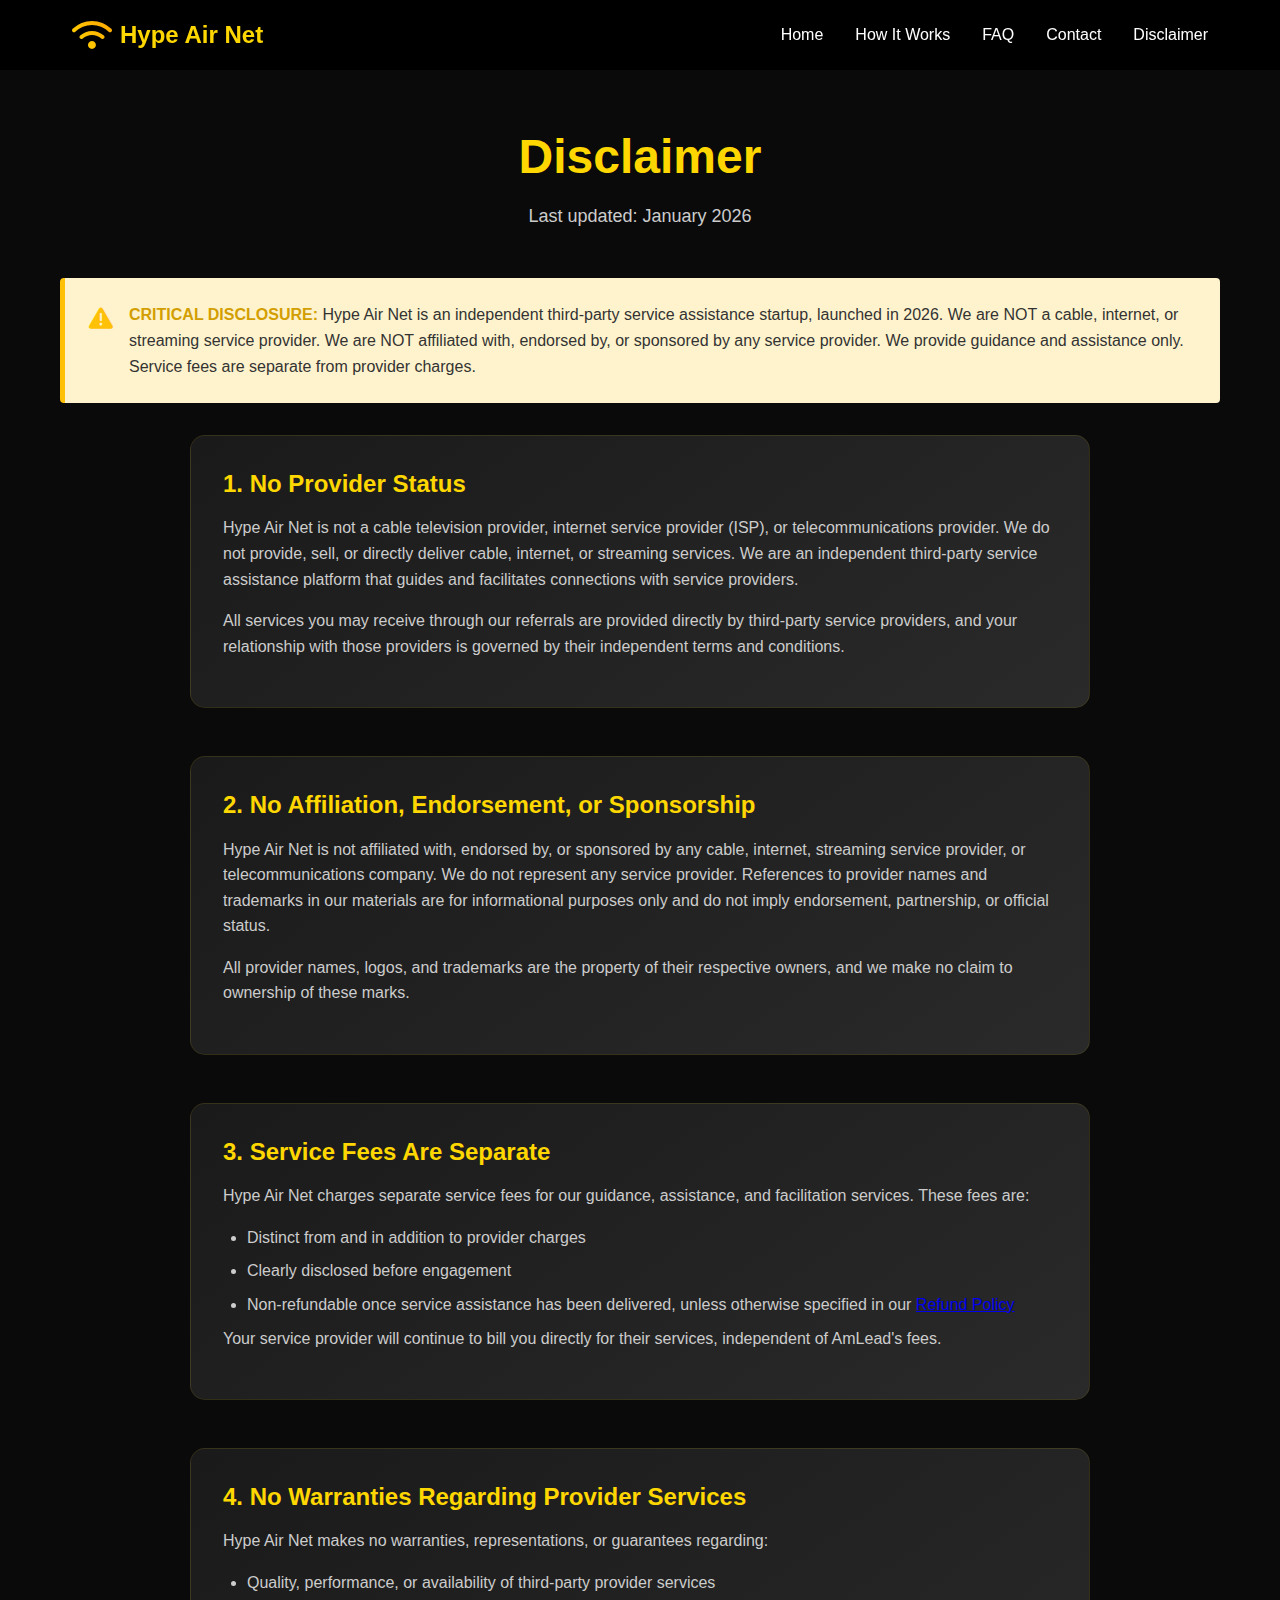
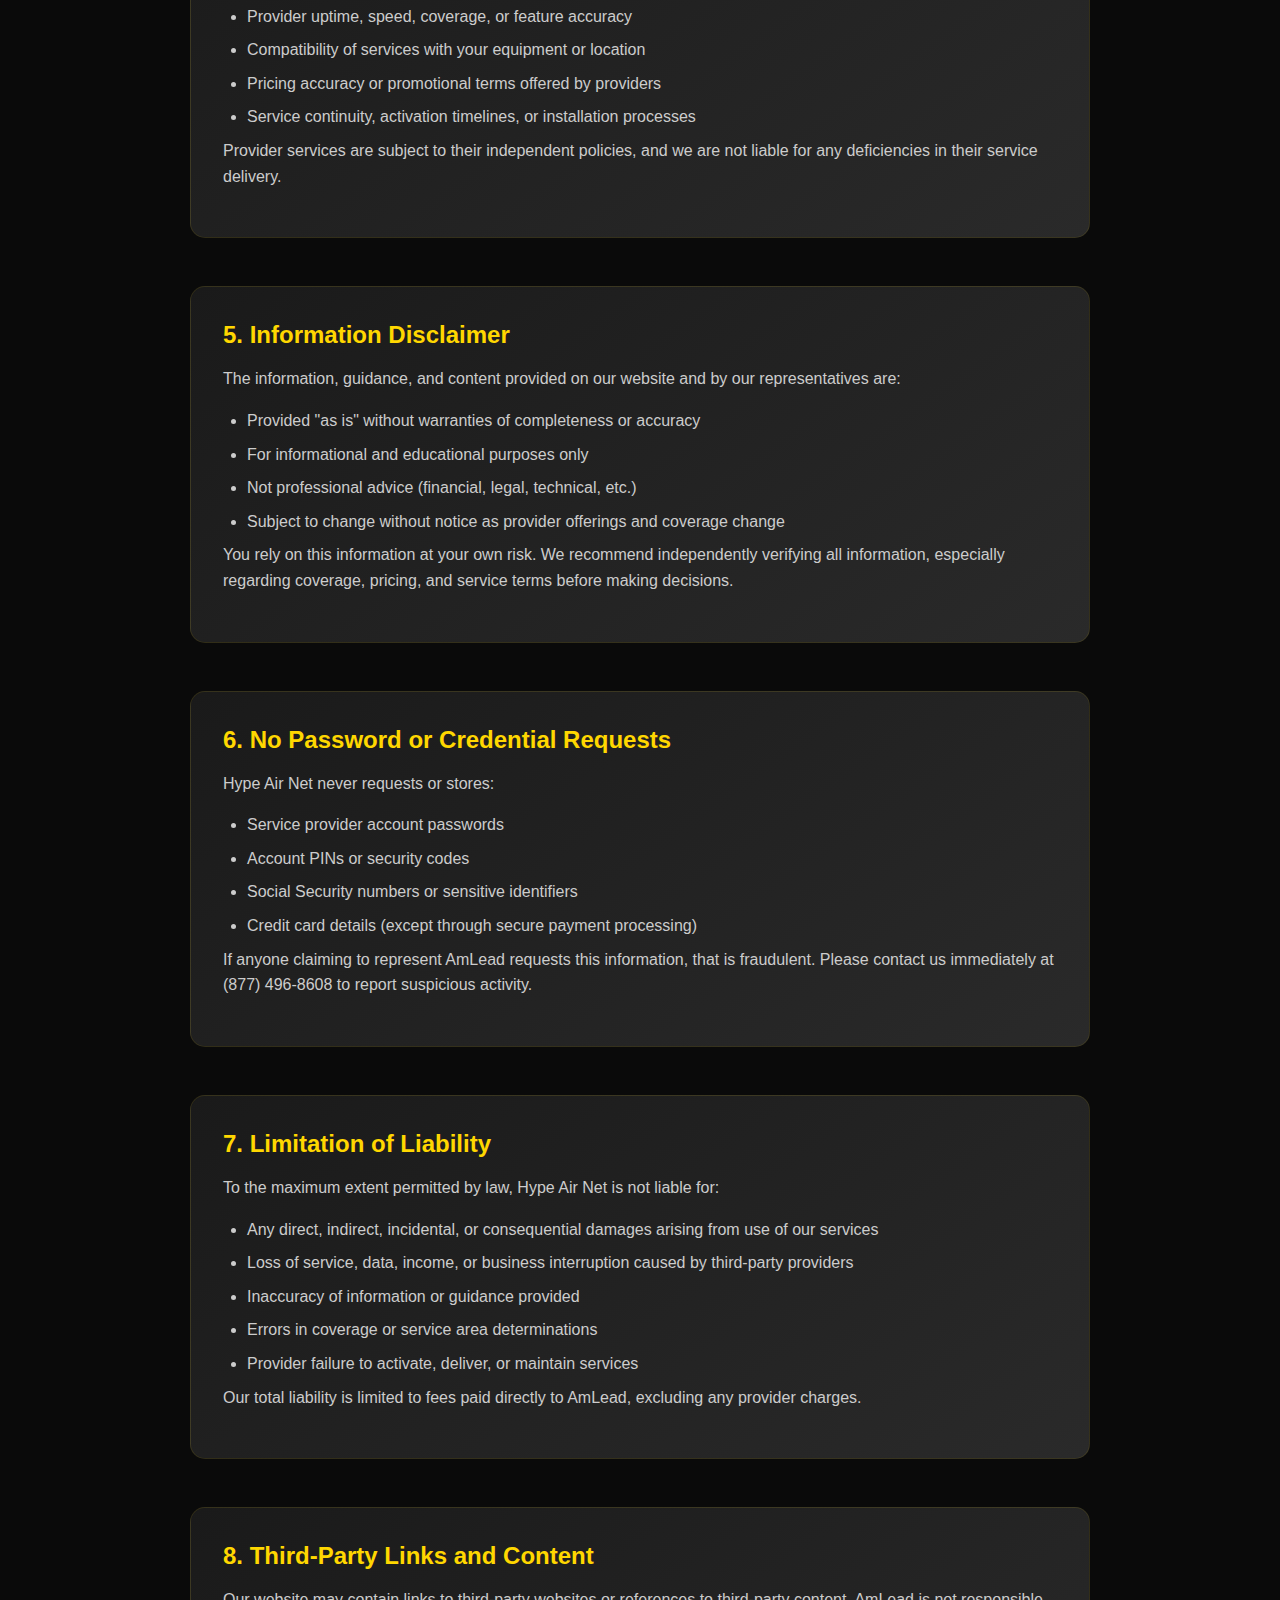
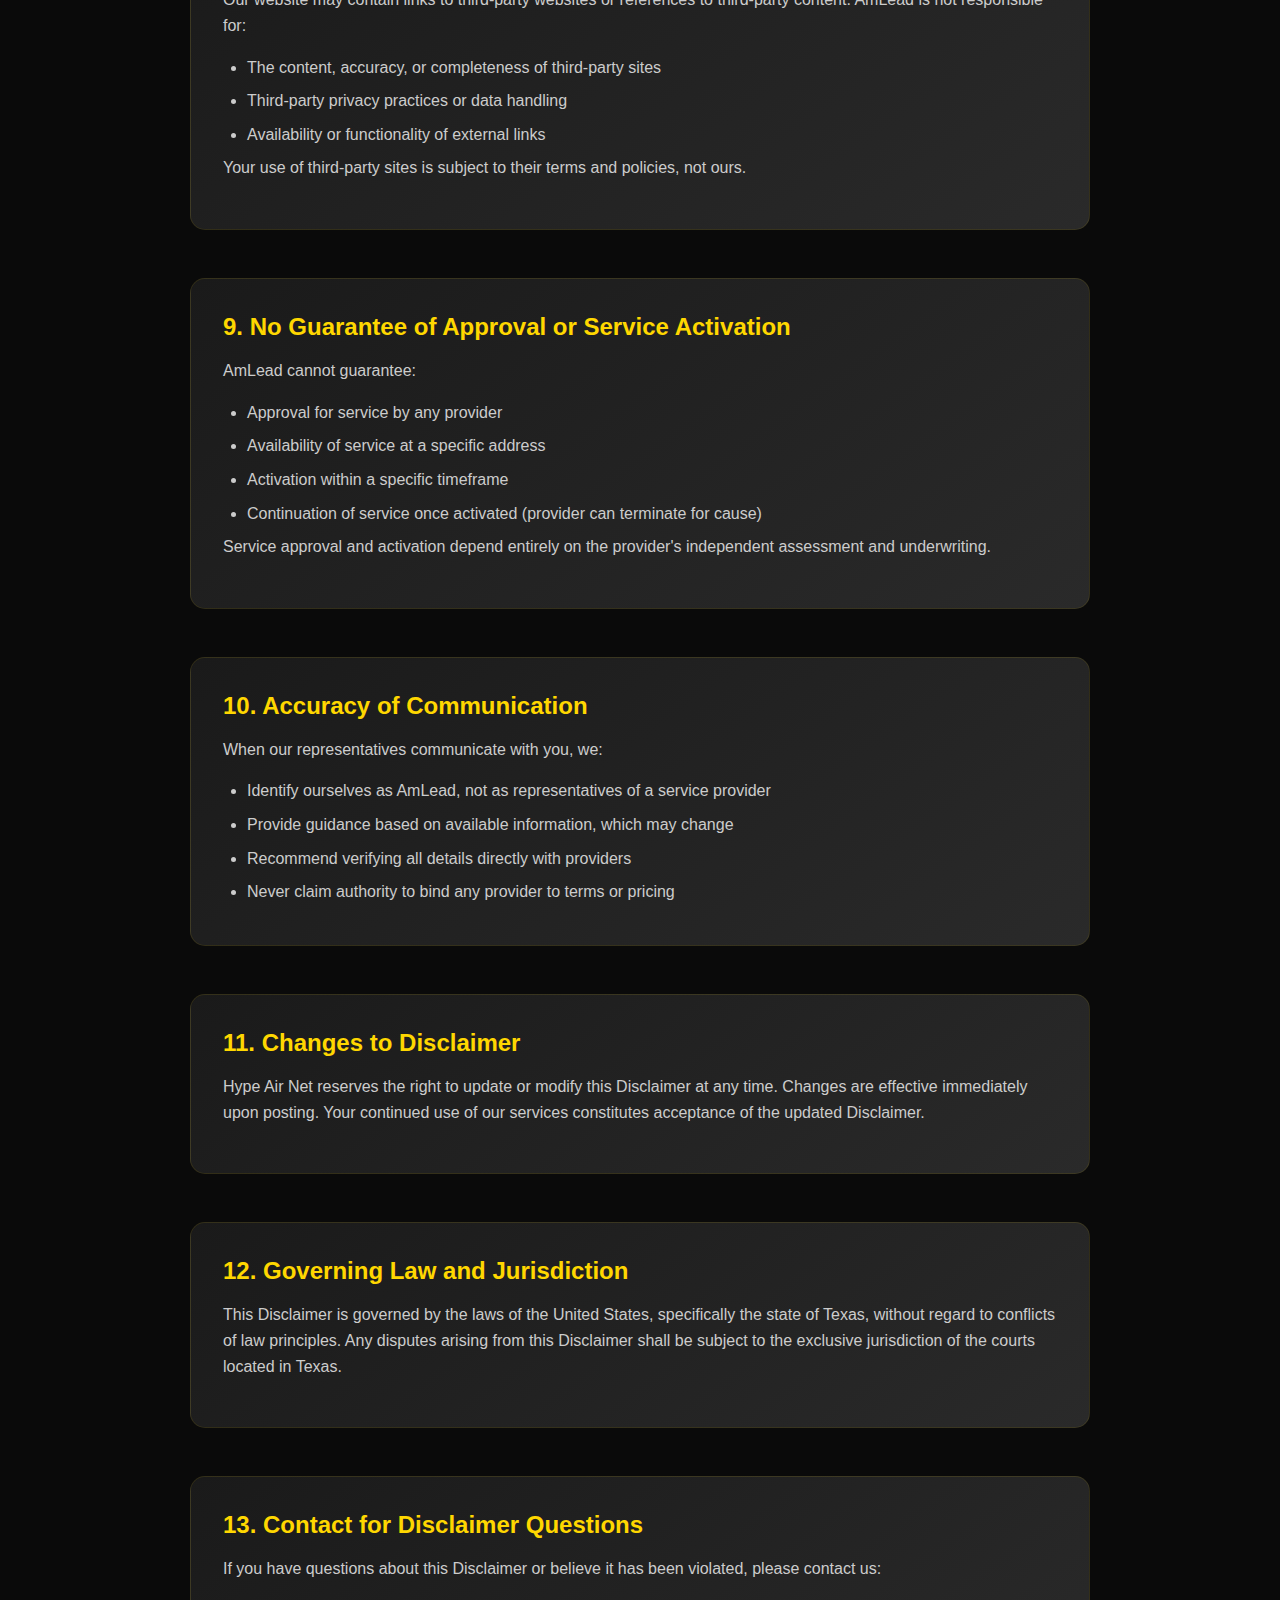
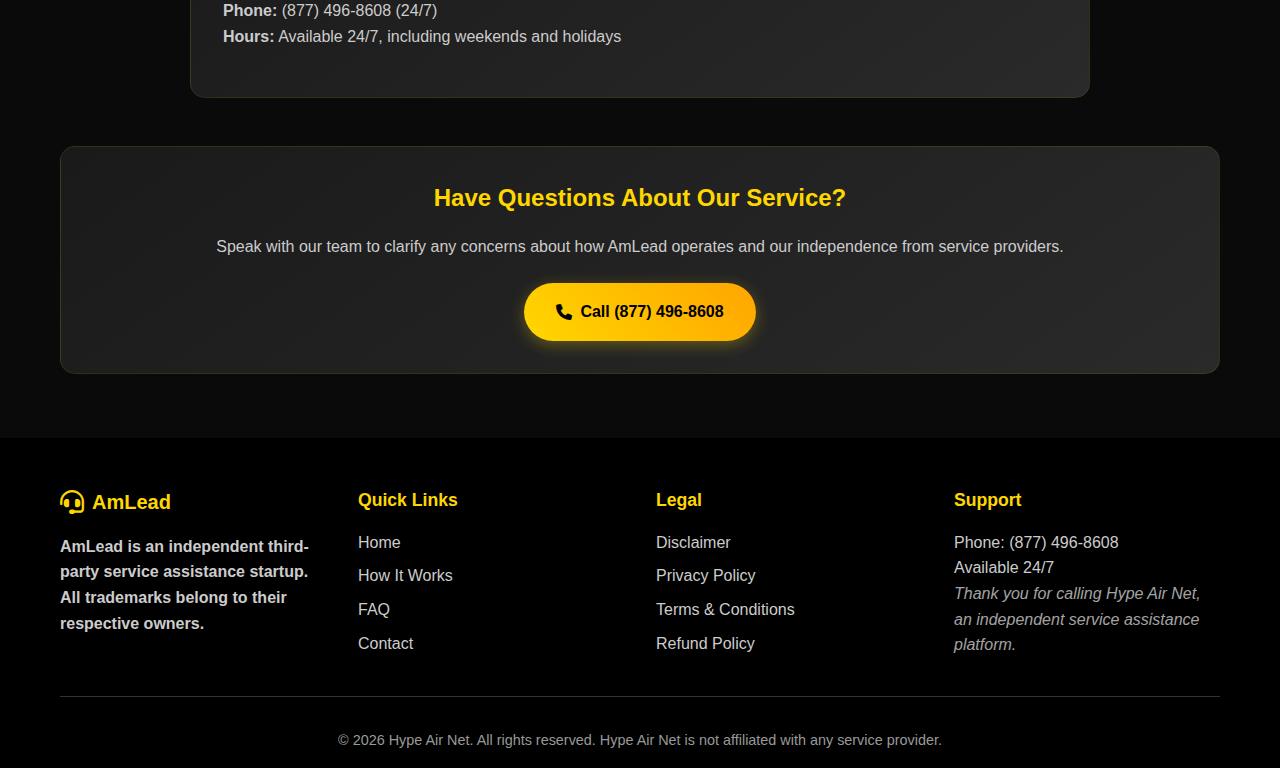
<file: disclaimer.html>
<!DOCTYPE html>
<html lang="en">
<head>
    <meta charset="UTF-8">
    <meta name="viewport" content="width=device-width, initial-scale=1.0">
    <title>Disclaimer - Hype Air Net</title>
    <link rel="icon" type="image/svg+xml" href="/vite.svg">
    <link href="https://cdnjs.cloudflare.com/ajax/libs/font-awesome/6.0.0/css/all.min.css" rel="stylesheet">
    <link rel="stylesheet" href="style.css">
</head>
<body>
    <!-- Header -->
    <header class="header">
        <nav class="nav">
            <div class="nav-container">
                <div class="logo">
                    <i class="fas fa-wifi"></i>
                    <span>Hype Air Net</span>
                </div>
                <ul class="nav-menu">
                    <li><a href="index.html">Home</a></li>
                    <li><a href="index.html#how-it-works">How It Works</a></li>
                    <li><a href="index.html#faq">FAQ</a></li>
                    <li><a href="contact.html">Contact</a></li>
                    <li><a href="disclaimer.html">Disclaimer</a></li>
                </ul>
                <div class="hamburger">
                    <span></span>
                    <span></span>
                    <span></span>
                </div>
            </div>
        </nav>
    </header>

    <!-- Legal Page Content -->
    <section class="legal-page">
        <div class="container">
            <div class="legal-header">
                <h1>Disclaimer</h1>
                <p>Last updated: January 2026</p>
            </div>

            <!-- Critical Independence Disclosure -->
            <div class="compliance-box">
                <i class="fas fa-exclamation-triangle"></i>
                <p><strong>CRITICAL DISCLOSURE:</strong> Hype Air Net is an independent third-party service assistance startup, launched in 2026. We are NOT a cable, internet, or streaming service provider. We are NOT affiliated with, endorsed by, or sponsored by any service provider. We provide guidance and assistance only. Service fees are separate from provider charges.</p>
            </div>
            
            <div class="legal-content">
                <div class="legal-section">
                    <h2>1. No Provider Status</h2>
                    <p>Hype Air Net is not a cable television provider, internet service provider (ISP), or telecommunications provider. We do not provide, sell, or directly deliver cable, internet, or streaming services. We are an independent third-party service assistance platform that guides and facilitates connections with service providers.</p>
                    <p>All services you may receive through our referrals are provided directly by third-party service providers, and your relationship with those providers is governed by their independent terms and conditions.</p>
                </div>

                <div class="legal-section">
                    <h2>2. No Affiliation, Endorsement, or Sponsorship</h2>
                    <p>Hype Air Net is not affiliated with, endorsed by, or sponsored by any cable, internet, streaming service provider, or telecommunications company. We do not represent any service provider. References to provider names and trademarks in our materials are for informational purposes only and do not imply endorsement, partnership, or official status.</p>
                    <p>All provider names, logos, and trademarks are the property of their respective owners, and we make no claim to ownership of these marks.</p>
                </div>

                <div class="legal-section">
                    <h2>3. Service Fees Are Separate</h2>
                    <p>Hype Air Net charges separate service fees for our guidance, assistance, and facilitation services. These fees are:</p>
                    <ul>
                        <li>Distinct from and in addition to provider charges</li>
                        <li>Clearly disclosed before engagement</li>
                        <li>Non-refundable once service assistance has been delivered, unless otherwise specified in our <a href="refund-policy.html">Refund Policy</a></li>
                    </ul>
                    <p>Your service provider will continue to bill you directly for their services, independent of AmLead's fees.</p>
                </div>

                <div class="legal-section">
                    <h2>4. No Warranties Regarding Provider Services</h2>
                    <p>Hype Air Net makes no warranties, representations, or guarantees regarding:</p>
                    <ul>
                        <li>Quality, performance, or availability of third-party provider services</li>
                        <li>Provider uptime, speed, coverage, or feature accuracy</li>
                        <li>Compatibility of services with your equipment or location</li>
                        <li>Pricing accuracy or promotional terms offered by providers</li>
                        <li>Service continuity, activation timelines, or installation processes</li>
                    </ul>
                    <p>Provider services are subject to their independent policies, and we are not liable for any deficiencies in their service delivery.</p>
                </div>

                <div class="legal-section">
                    <h2>5. Information Disclaimer</h2>
                    <p>The information, guidance, and content provided on our website and by our representatives are:</p>
                    <ul>
                        <li>Provided "as is" without warranties of completeness or accuracy</li>
                        <li>For informational and educational purposes only</li>
                        <li>Not professional advice (financial, legal, technical, etc.)</li>
                        <li>Subject to change without notice as provider offerings and coverage change</li>
                    </ul>
                    <p>You rely on this information at your own risk. We recommend independently verifying all information, especially regarding coverage, pricing, and service terms before making decisions.</p>
                </div>

                <div class="legal-section">
                    <h2>6. No Password or Credential Requests</h2>
                    <p>Hype Air Net never requests or stores:</p>
                    <ul>
                        <li>Service provider account passwords</li>
                        <li>Account PINs or security codes</li>
                        <li>Social Security numbers or sensitive identifiers</li>
                        <li>Credit card details (except through secure payment processing)</li>
                    </ul>
                    <p>If anyone claiming to represent AmLead requests this information, that is fraudulent. Please contact us immediately at (877) 496-8608 to report suspicious activity.</p>
                </div>

                <div class="legal-section">
                    <h2>7. Limitation of Liability</h2>
                    <p>To the maximum extent permitted by law, Hype Air Net is not liable for:</p>
                    <ul>
                        <li>Any direct, indirect, incidental, or consequential damages arising from use of our services</li>
                        <li>Loss of service, data, income, or business interruption caused by third-party providers</li>
                        <li>Inaccuracy of information or guidance provided</li>
                        <li>Errors in coverage or service area determinations</li>
                        <li>Provider failure to activate, deliver, or maintain services</li>
                    </ul>
                    <p>Our total liability is limited to fees paid directly to AmLead, excluding any provider charges.</p>
                </div>

                <div class="legal-section">
                    <h2>8. Third-Party Links and Content</h2>
                    <p>Our website may contain links to third-party websites or references to third-party content. AmLead is not responsible for:</p>
                    <ul>
                        <li>The content, accuracy, or completeness of third-party sites</li>
                        <li>Third-party privacy practices or data handling</li>
                        <li>Availability or functionality of external links</li>
                    </ul>
                    <p>Your use of third-party sites is subject to their terms and policies, not ours.</p>
                </div>

                <div class="legal-section">
                    <h2>9. No Guarantee of Approval or Service Activation</h2>
                    <p>AmLead cannot guarantee:</p>
                    <ul>
                        <li>Approval for service by any provider</li>
                        <li>Availability of service at a specific address</li>
                        <li>Activation within a specific timeframe</li>
                        <li>Continuation of service once activated (provider can terminate for cause)</li>
                    </ul>
                    <p>Service approval and activation depend entirely on the provider's independent assessment and underwriting.</p>
                </div>

                <div class="legal-section">
                    <h2>10. Accuracy of Communication</h2>
                    <p>When our representatives communicate with you, we:</p>
                    <ul>
                        <li>Identify ourselves as AmLead, not as representatives of a service provider</li>
                        <li>Provide guidance based on available information, which may change</li>
                        <li>Recommend verifying all details directly with providers</li>
                        <li>Never claim authority to bind any provider to terms or pricing</li>
                    </ul>
                </div>

                <div class="legal-section">
                    <h2>11. Changes to Disclaimer</h2>
                    <p>Hype Air Net reserves the right to update or modify this Disclaimer at any time. Changes are effective immediately upon posting. Your continued use of our services constitutes acceptance of the updated Disclaimer.</p>
                </div>

                <div class="legal-section">
                    <h2>12. Governing Law and Jurisdiction</h2>
                    <p>This Disclaimer is governed by the laws of the United States, specifically the state of Texas, without regard to conflicts of law principles. Any disputes arising from this Disclaimer shall be subject to the exclusive jurisdiction of the courts located in Texas.</p>
                </div>

                <div class="legal-section">
                    <h2>13. Contact for Disclaimer Questions</h2>
                    <p>If you have questions about this Disclaimer or believe it has been violated, please contact us:</p>
                    <p><strong>Phone:</strong> (877) 496-8608 (24/7)<br>
                    <strong>Hours:</strong> Available 24/7, including weekends and holidays</p>
                </div>
            </div>

            <!-- Footer CTA -->
            <div class="legal-cta">
                <h3>Have Questions About Our Service?</h3>
                <p>Speak with our team to clarify any concerns about how AmLead operates and our independence from service providers.</p>
                <a href="tel:+18774968608" class="btn btn-primary">
                    <i class="fas fa-phone"></i>
                    Call (877) 496-8608
                </a>
            </div>
        </div>
    </section>

    <!-- Footer -->
    <footer class="footer">
        <div class="container">
            <div class="footer-content">
                <div class="footer-section">
                    <div class="footer-logo">
                        <i class="fas fa-headset"></i>
                        <span>AmLead</span>
                    </div>
                    <p class="footer-disclosure"><strong>AmLead is an independent third-party service assistance startup. All trademarks belong to their respective owners.</strong></p>
                </div>
                <div class="footer-section">
                    <h4>Quick Links</h4>
                    <ul>
                        <li><a href="index.html">Home</a></li>
                        <li><a href="index.html#how-it-works">How It Works</a></li>
                        <li><a href="index.html#faq">FAQ</a></li>
                        <li><a href="contact.html">Contact</a></li>
                    </ul>
                </div>
                <div class="footer-section">
                    <h4>Legal</h4>
                    <ul>
                        <li><a href="disclaimer.html">Disclaimer</a></li>
                        <li><a href="privacy-policy.html">Privacy Policy</a></li>
                        <li><a href="terms-conditions.html">Terms & Conditions</a></li>
                        <li><a href="refund-policy.html">Refund Policy</a></li>
                    </ul>
                </div>
                <div class="footer-section">
                    <h4>Support</h4>
                    <p>Phone: (877) 496-8608</p>
                    <p>Available 24/7</p>
                    <p class="footer-note">Thank you for calling Hype Air Net, an independent service assistance platform.</p>
                </div>
            </div>
            <div class="footer-bottom">
                <p>&copy; 2026 Hype Air Net. All rights reserved. Hype Air Net is not affiliated with any service provider.</p>
            </div>
        </div>
    </footer>

    <script src="main.js"></script>
</body>
</html>
</file>
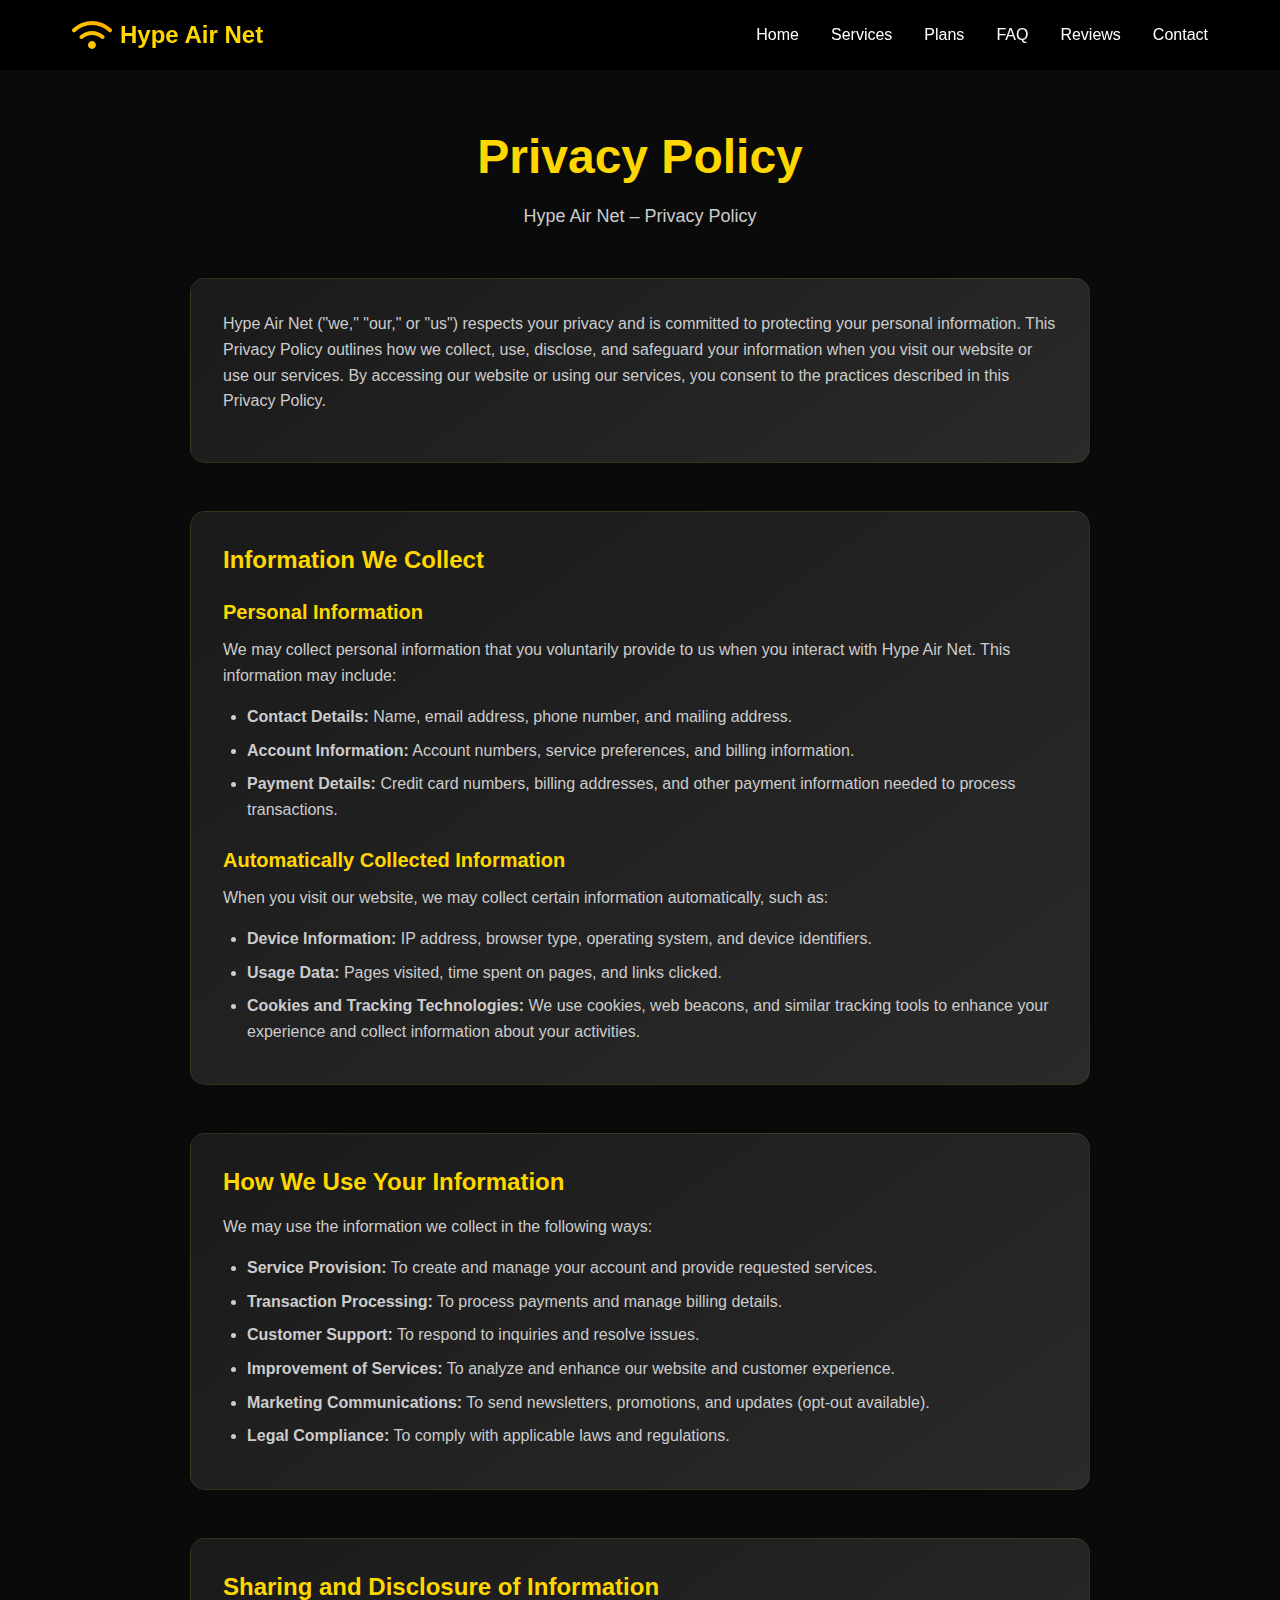
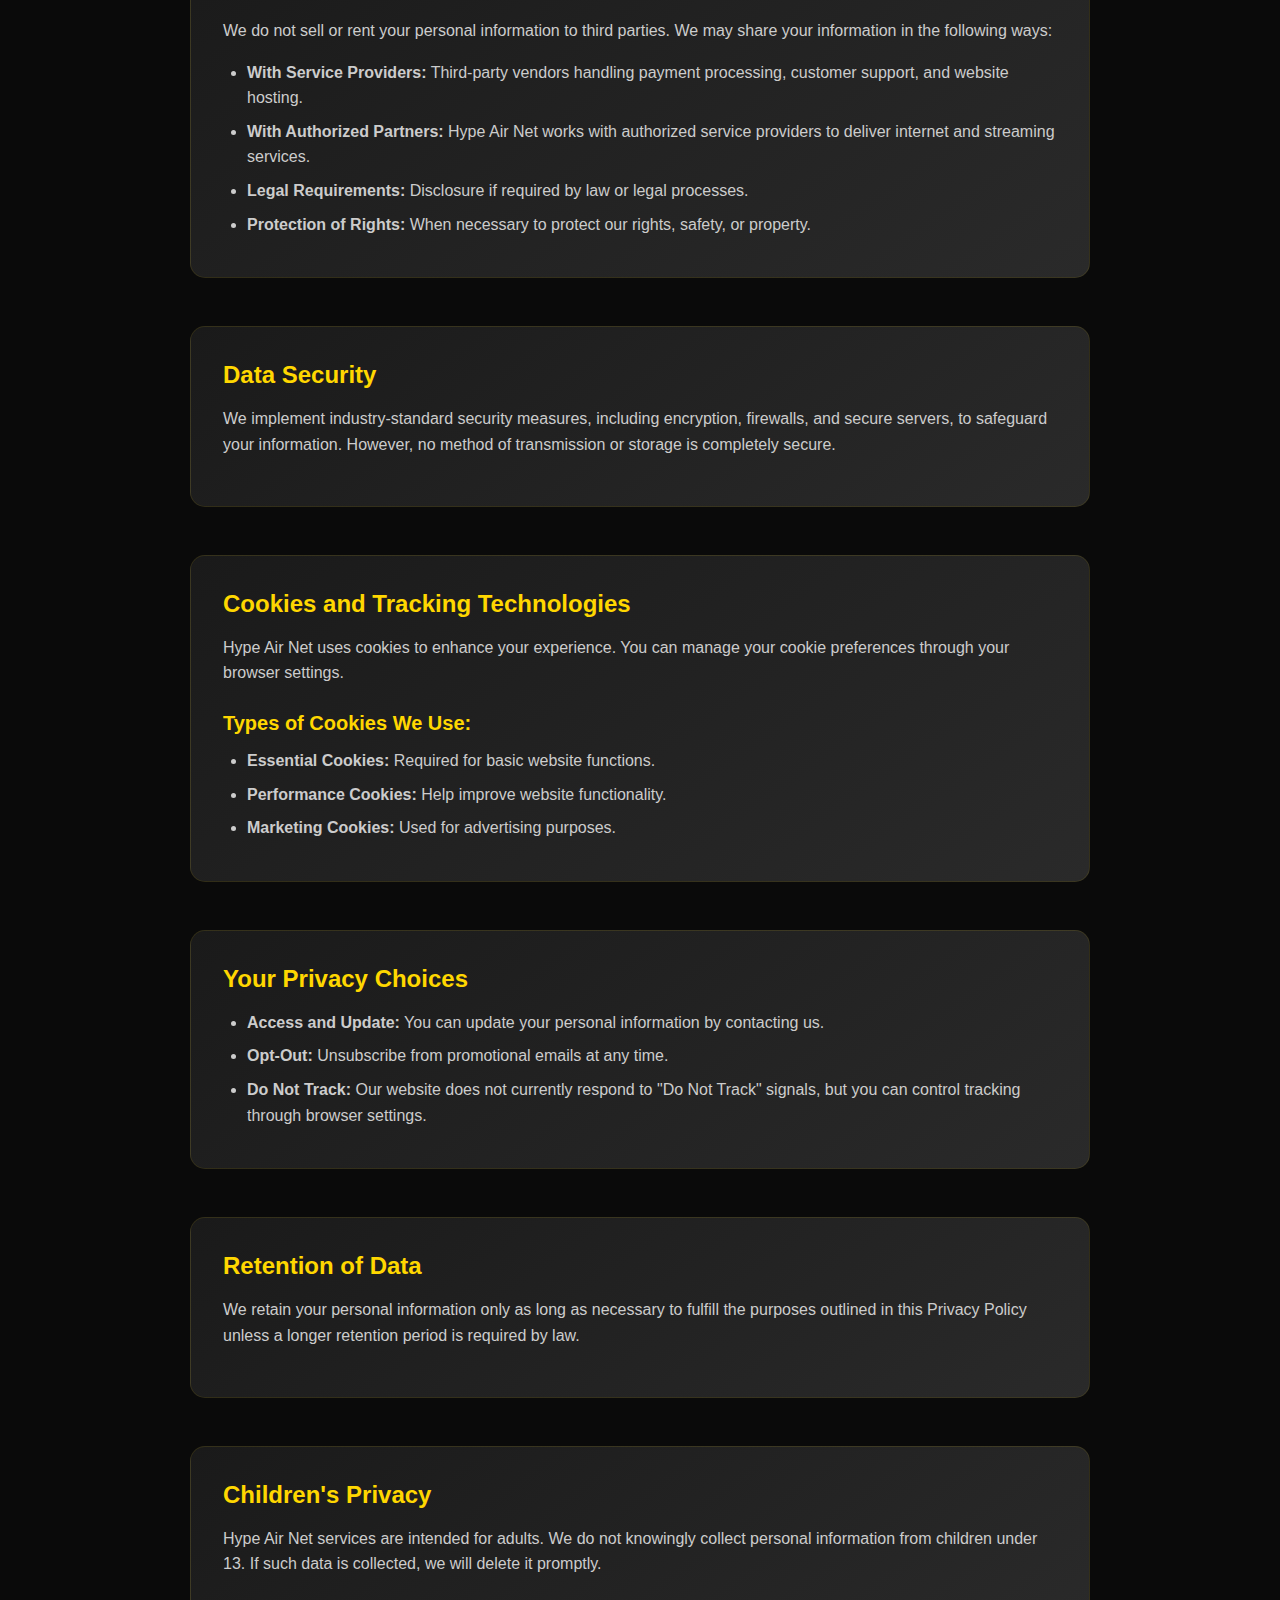
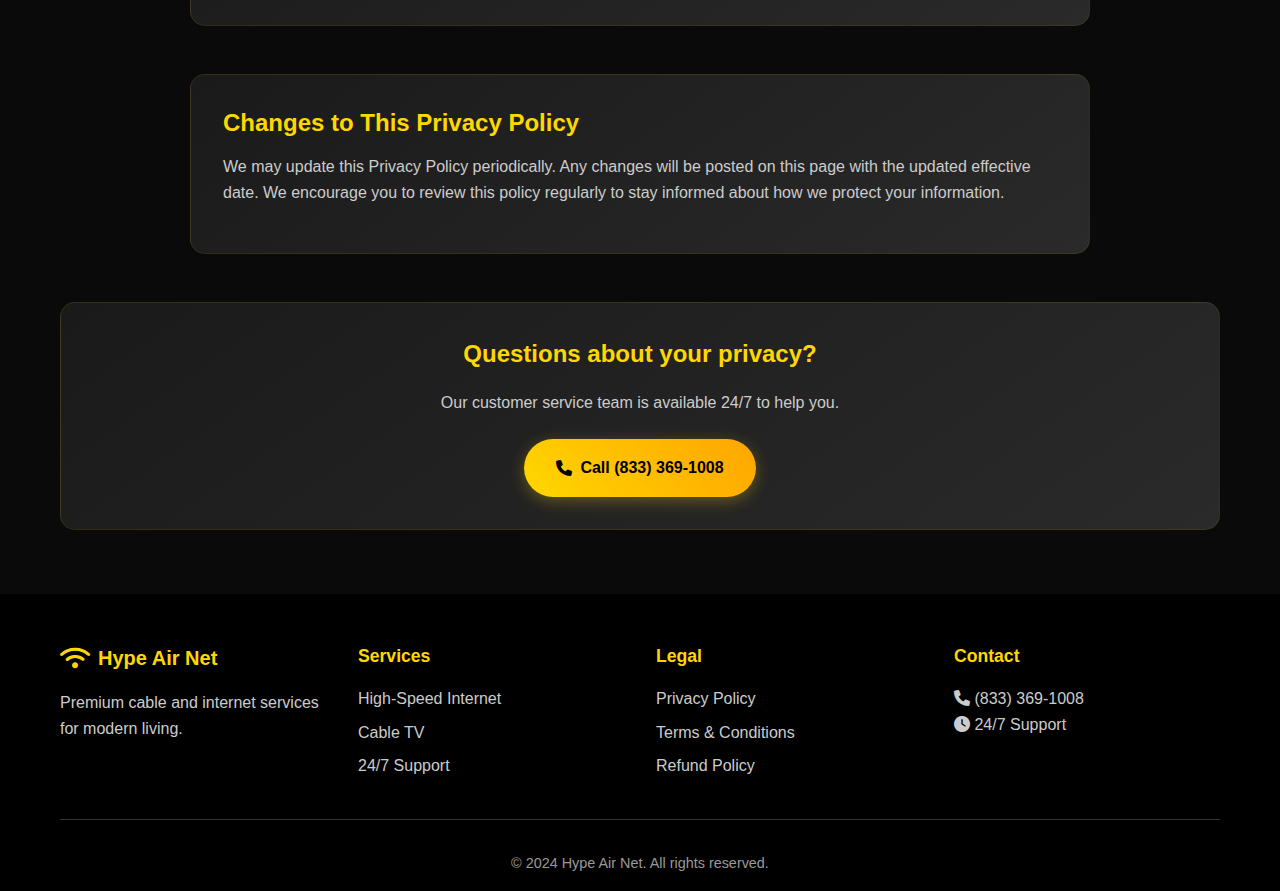
<file: privacy-policy.html>
<!DOCTYPE html>
<html lang="en">
<head>
    <meta charset="UTF-8">
    <meta name="viewport" content="width=device-width, initial-scale=1.0">
    <title>Privacy Policy - Hype Air Net</title>
    <link rel="icon" type="image/svg+xml" href="/vite.svg">
    <link href="https://cdnjs.cloudflare.com/ajax/libs/font-awesome/6.0.0/css/all.min.css" rel="stylesheet">
    <link rel="stylesheet" href="style.css">
</head>
<body>
    <!-- Header -->
    <header class="header">
        <nav class="nav">
            <div class="nav-container">
                <div class="logo">
                    <i class="fas fa-wifi"></i>
                    <span>Hype Air Net</span>
                </div>
                <ul class="nav-menu">
                    <li><a href="index.html">Home</a></li>
                    <li><a href="index.html#services">Services</a></li>
                    <li><a href="index.html#plans">Plans</a></li>
                    <li><a href="index.html#faq">FAQ</a></li>
                    <li><a href="index.html#testimonials">Reviews</a></li>
                    <li><a href="index.html#contact">Contact</a></li>
                </ul>
                <div class="hamburger">
                    <span></span>
                    <span></span>
                    <span></span>
                </div>
            </div>
        </nav>
    </header>

    <!-- Legal Page Content -->
    <section class="legal-page">
        <div class="container">
            <div class="legal-header">
                <h1>Privacy Policy</h1>
                <p>Hype Air Net – Privacy Policy</p>
            </div>
            
            <div class="legal-content">
                <div class="legal-section">
                    <p>Hype Air Net ("we," "our," or "us") respects your privacy and is committed to protecting your personal information. This Privacy Policy outlines how we collect, use, disclose, and safeguard your information when you visit our website or use our services. By accessing our website or using our services, you consent to the practices described in this Privacy Policy.</p>
                </div>

                <div class="legal-section">
                    <h2>Information We Collect</h2>
                    <h3>Personal Information</h3>
                    <p>We may collect personal information that you voluntarily provide to us when you interact with Hype Air Net. This information may include:</p>
                    <ul>
                        <li><strong>Contact Details:</strong> Name, email address, phone number, and mailing address.</li>
                        <li><strong>Account Information:</strong> Account numbers, service preferences, and billing information.</li>
                        <li><strong>Payment Details:</strong> Credit card numbers, billing addresses, and other payment information needed to process transactions.</li>
                    </ul>
                    
                    <h3>Automatically Collected Information</h3>
                    <p>When you visit our website, we may collect certain information automatically, such as:</p>
                    <ul>
                        <li><strong>Device Information:</strong> IP address, browser type, operating system, and device identifiers.</li>
                        <li><strong>Usage Data:</strong> Pages visited, time spent on pages, and links clicked.</li>
                        <li><strong>Cookies and Tracking Technologies:</strong> We use cookies, web beacons, and similar tracking tools to enhance your experience and collect information about your activities.</li>
                    </ul>
                </div>

                <div class="legal-section">
                    <h2>How We Use Your Information</h2>
                    <p>We may use the information we collect in the following ways:</p>
                    <ul>
                        <li><strong>Service Provision:</strong> To create and manage your account and provide requested services.</li>
                        <li><strong>Transaction Processing:</strong> To process payments and manage billing details.</li>
                        <li><strong>Customer Support:</strong> To respond to inquiries and resolve issues.</li>
                        <li><strong>Improvement of Services:</strong> To analyze and enhance our website and customer experience.</li>
                        <li><strong>Marketing Communications:</strong> To send newsletters, promotions, and updates (opt-out available).</li>
                        <li><strong>Legal Compliance:</strong> To comply with applicable laws and regulations.</li>
                    </ul>
                </div>

                <div class="legal-section">
                    <h2>Sharing and Disclosure of Information</h2>
                    <p>We do not sell or rent your personal information to third parties. We may share your information in the following ways:</p>
                    <ul>
                        <li><strong>With Service Providers:</strong> Third-party vendors handling payment processing, customer support, and website hosting.</li>
                        <li><strong>With Authorized Partners:</strong> Hype Air Net works with authorized service providers to deliver internet and streaming services.</li>
                        <li><strong>Legal Requirements:</strong> Disclosure if required by law or legal processes.</li>
                        <li><strong>Protection of Rights:</strong> When necessary to protect our rights, safety, or property.</li>
                    </ul>
                </div>

                <div class="legal-section">
                    <h2>Data Security</h2>
                    <p>We implement industry-standard security measures, including encryption, firewalls, and secure servers, to safeguard your information. However, no method of transmission or storage is completely secure.</p>
                </div>

                <div class="legal-section">
                    <h2>Cookies and Tracking Technologies</h2>
                    <p>Hype Air Net uses cookies to enhance your experience. You can manage your cookie preferences through your browser settings.</p>
                    
                    <h3>Types of Cookies We Use:</h3>
                    <ul>
                        <li><strong>Essential Cookies:</strong> Required for basic website functions.</li>
                        <li><strong>Performance Cookies:</strong> Help improve website functionality.</li>
                        <li><strong>Marketing Cookies:</strong> Used for advertising purposes.</li>
                    </ul>
                </div>

                <div class="legal-section">
                    <h2>Your Privacy Choices</h2>
                    <ul>
                        <li><strong>Access and Update:</strong> You can update your personal information by contacting us.</li>
                        <li><strong>Opt-Out:</strong> Unsubscribe from promotional emails at any time.</li>
                        <li><strong>Do Not Track:</strong> Our website does not currently respond to "Do Not Track" signals, but you can control tracking through browser settings.</li>
                    </ul>
                </div>

                <div class="legal-section">
                    <h2>Retention of Data</h2>
                    <p>We retain your personal information only as long as necessary to fulfill the purposes outlined in this Privacy Policy unless a longer retention period is required by law.</p>
                </div>

                <div class="legal-section">
                    <h2>Children's Privacy</h2>
                    <p>Hype Air Net services are intended for adults. We do not knowingly collect personal information from children under 13. If such data is collected, we will delete it promptly.</p>
                </div>

                <div class="legal-section">
                    <h2>Changes to This Privacy Policy</h2>
                    <p>We may update this Privacy Policy periodically. Any changes will be posted on this page with the updated effective date. We encourage you to review this policy regularly to stay informed about how we protect your information.</p>
                </div>
            </div>

            <div class="legal-cta">
                <h3>Questions about your privacy?</h3>
                <p>Our customer service team is available 24/7 to help you.</p>
                <a href="tel:+18333691008" class="btn btn-primary">
                    <i class="fas fa-phone"></i>
                    Call (833) 369-1008
                </a>
            </div>
        </div>
    </section>

    <!-- Footer -->
    <footer class="footer">
        <div class="container">
            <div class="footer-content">
                <div class="footer-section">
                    <div class="footer-logo">
                        <i class="fas fa-wifi"></i>
                        <span>Hype Air Net</span>
                    </div>
                    <p>Premium cable and internet services for modern living.</p>
                </div>
                <div class="footer-section">
                    <h4>Services</h4>
                    <ul>
                        <li><a href="index.html#services">High-Speed Internet</a></li>
                        <li><a href="index.html#services">Cable TV</a></li>
                        <li><a href="index.html#services">24/7 Support</a></li>
                    </ul>
                </div>
                <div class="footer-section">
                    <h4>Legal</h4>
                    <ul>
                        <li><a href="privacy-policy.html">Privacy Policy</a></li>
                        <li><a href="terms-conditions.html">Terms & Conditions</a></li>
                        <li><a href="refund-policy.html">Refund Policy</a></li>
                    </ul>
                </div>
                <div class="footer-section">
                    <h4>Contact</h4>
                    <p><i class="fas fa-phone"></i> (833) 369-1008</p>
                    <p><i class="fas fa-clock"></i> 24/7 Support</p>
                </div>
            </div>
            <div class="footer-bottom">
                <p>&copy; 2024 Hype Air Net. All rights reserved.</p>
            </div>
        </div>
    </footer>

    <script src="main.js"></script>
</body>
</html>
</file>
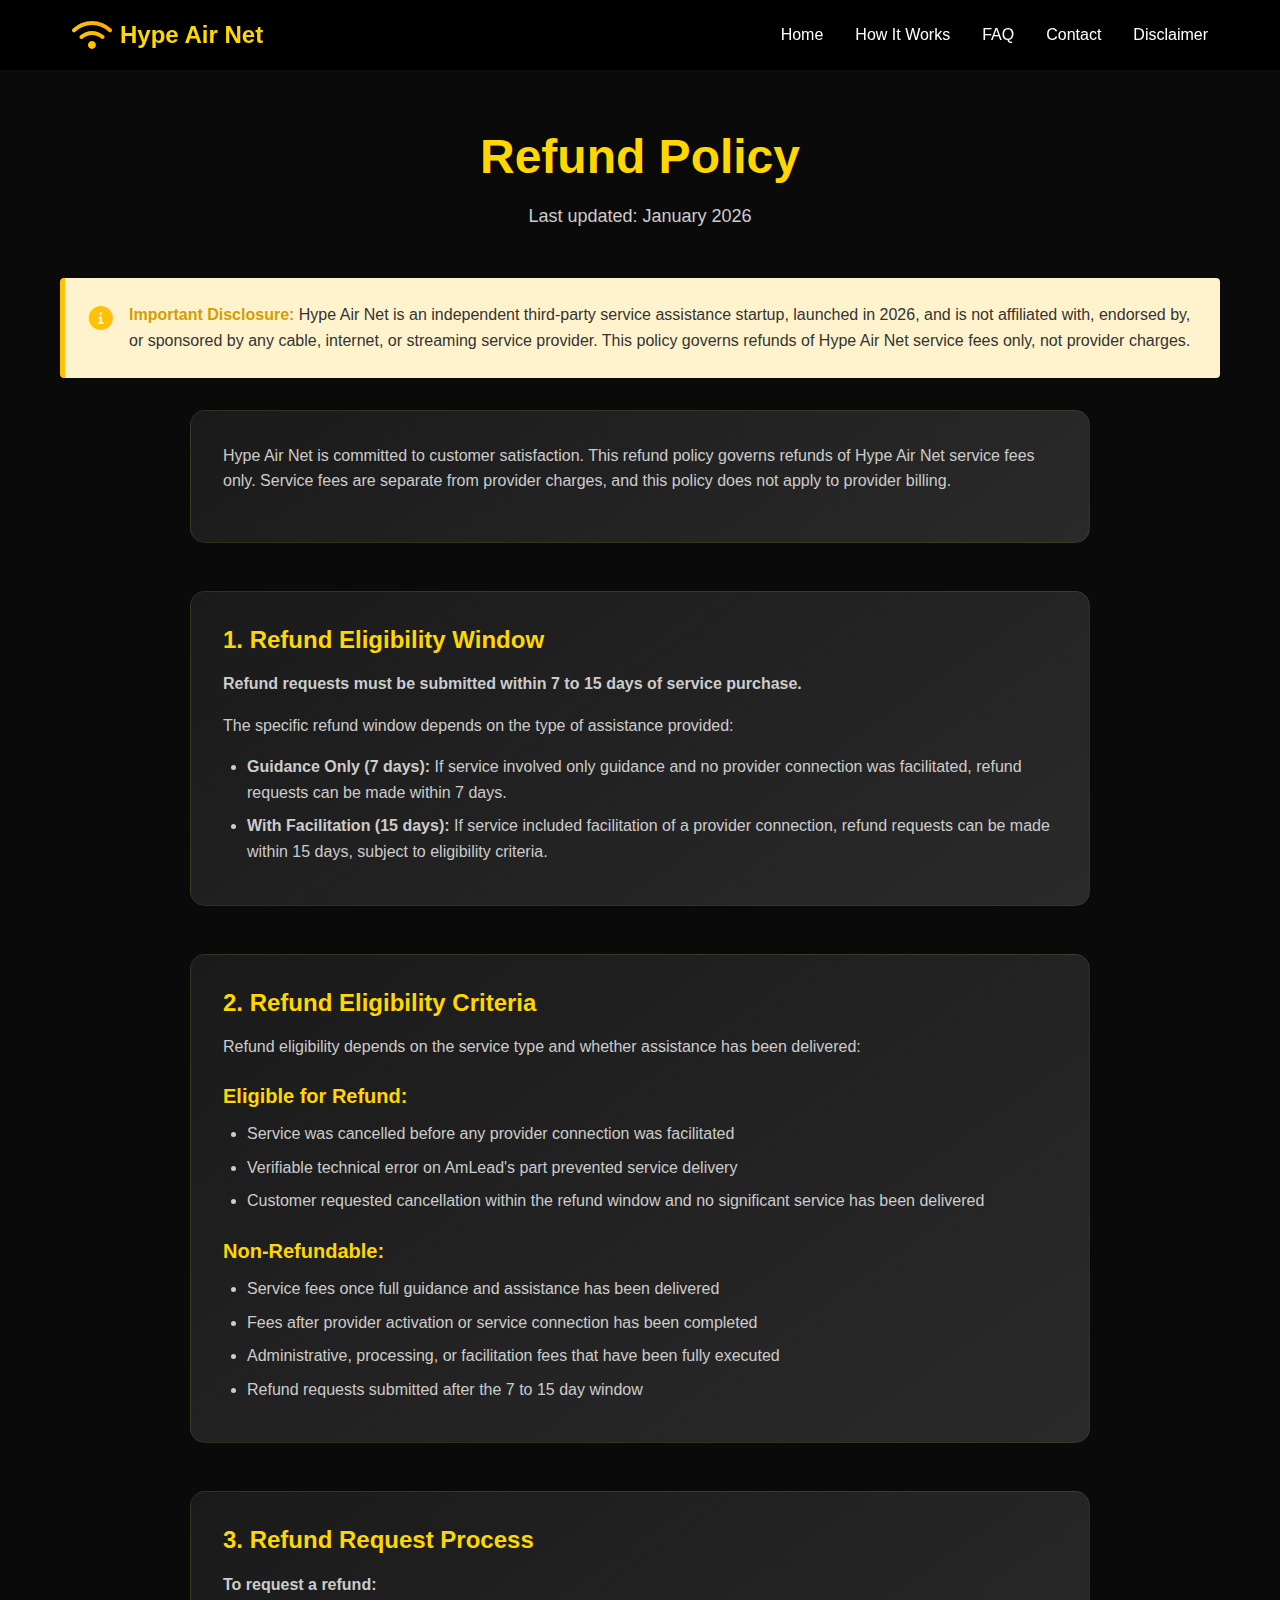
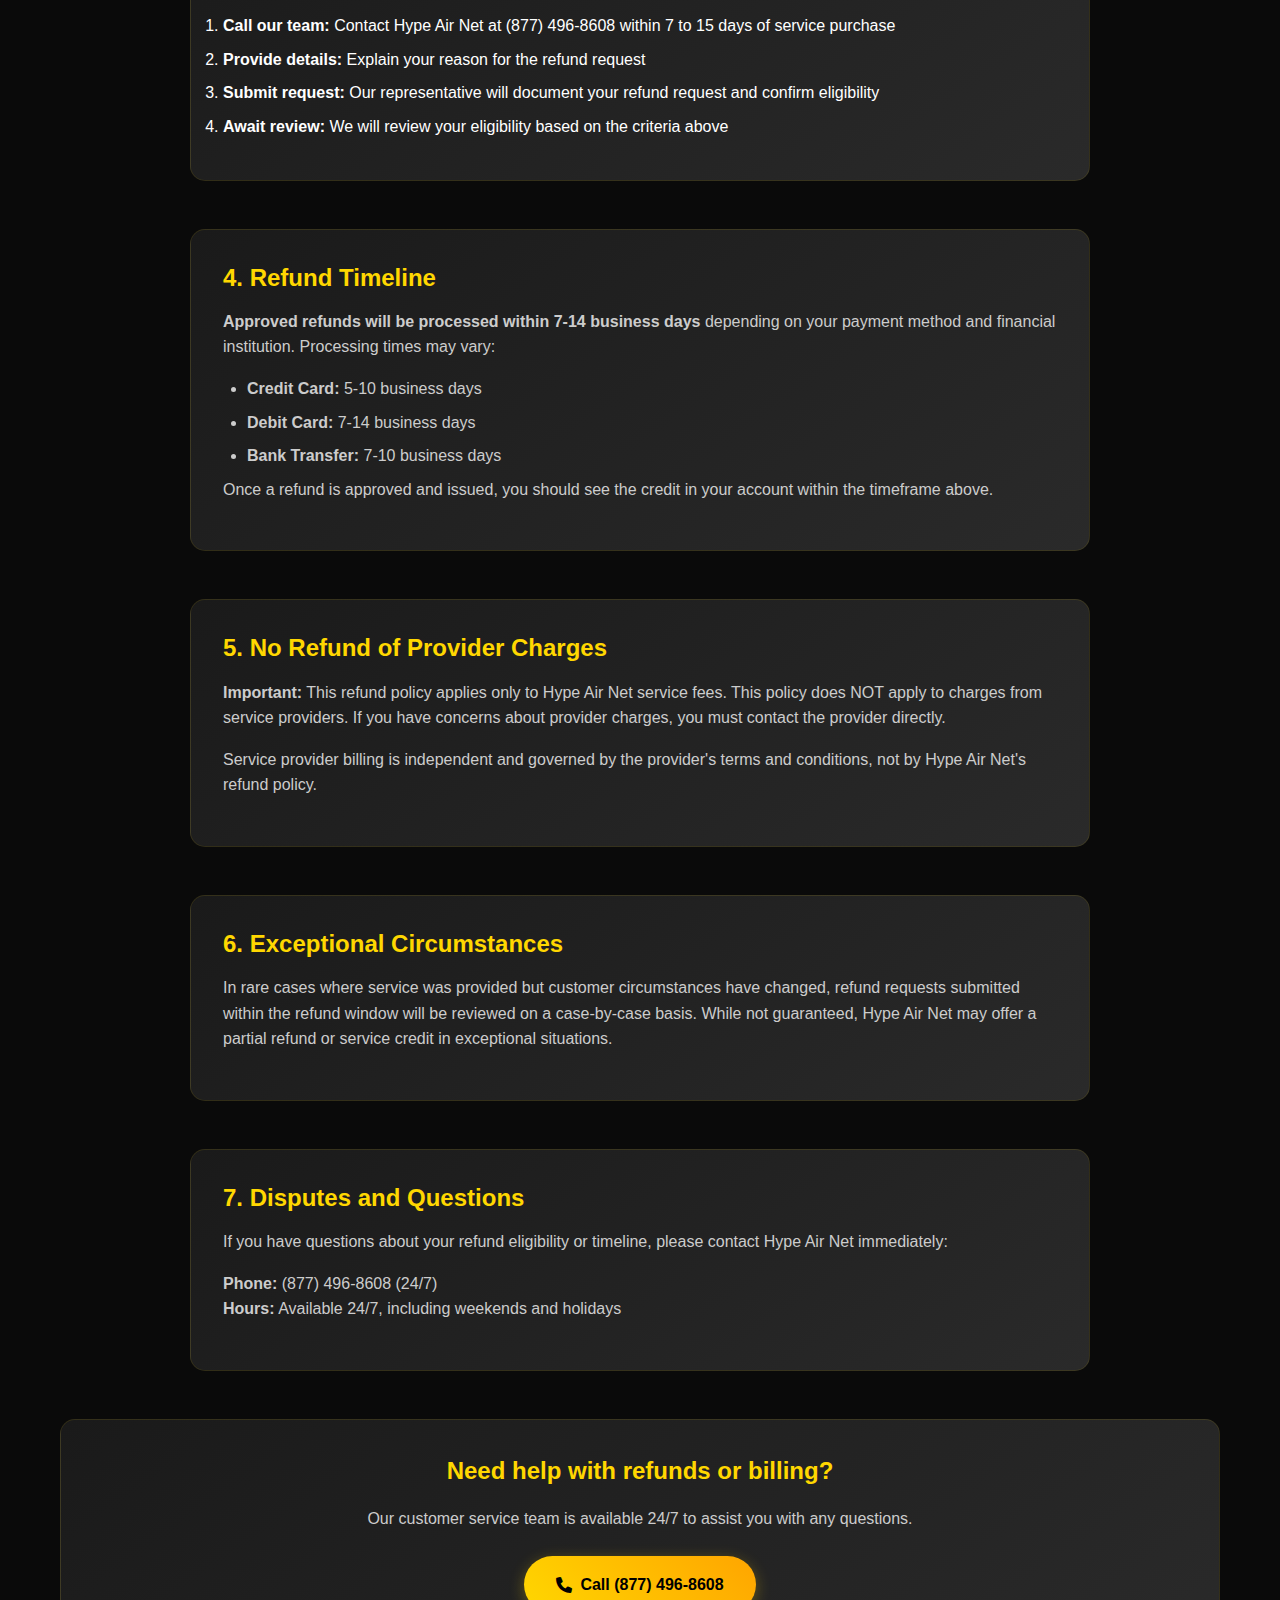
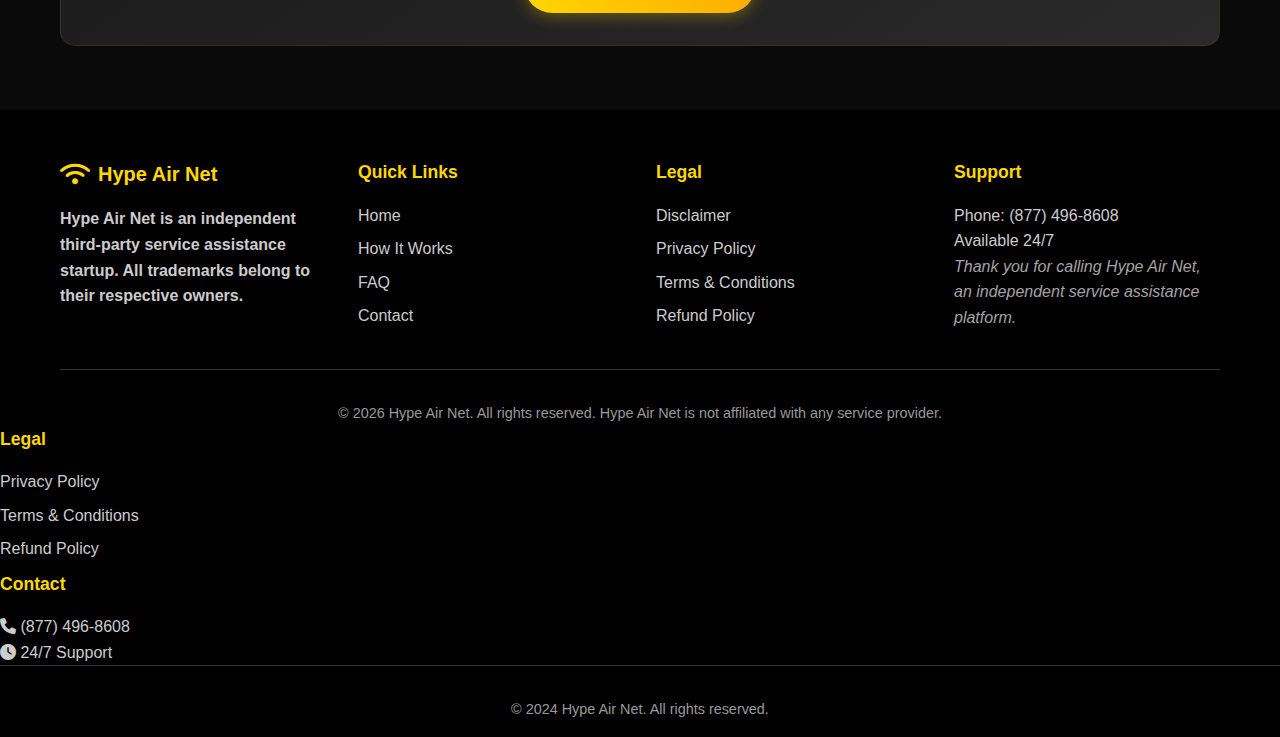
<file: refund-policy.html>
<!DOCTYPE html>
<html lang="en">
<head>
    <meta charset="UTF-8">
    <meta name="viewport" content="width=device-width, initial-scale=1.0">
    <title>Refund Policy - Hype Air Net</title>
    <link rel="icon" type="image/svg+xml" href="/vite.svg">
    <link href="https://cdnjs.cloudflare.com/ajax/libs/font-awesome/6.0.0/css/all.min.css" rel="stylesheet">
    <link rel="stylesheet" href="style.css">
</head>
<body>
    <!-- Header -->
    <header class="header">
        <nav class="nav">
            <div class="nav-container">
                <div class="logo">
                    <i class="fas fa-wifi"></i>
                    <span>Hype Air Net</span>
                </div>
                <ul class="nav-menu">
                    <li><a href="index.html">Home</a></li>
                    <li><a href="index.html#how-it-works">How It Works</a></li>
                    <li><a href="index.html#faq">FAQ</a></li>
                    <li><a href="contact.html">Contact</a></li>
                    <li><a href="disclaimer.html">Disclaimer</a></li>
                </ul>
                <div class="hamburger">
                    <span></span>
                    <span></span>
                    <span></span>
                </div>
            </div>
        </nav>
    </header>

    <!-- Legal Page Content -->
    <section class="legal-page">
        <div class="container">
            <div class="legal-header">
                <h1>Refund Policy</h1>
                <p>Last updated: January 2026</p>
            </div>

            <!-- Critical Independence Disclosure -->
            <div class="compliance-box">
                <i class="fas fa-info-circle"></i>
                <p><strong>Important Disclosure:</strong> Hype Air Net is an independent third-party service assistance startup, launched in 2026, and is not affiliated with, endorsed by, or sponsored by any cable, internet, or streaming service provider. This policy governs refunds of Hype Air Net service fees only, not provider charges.</p>
            </div>
            
            <div class="legal-content">
                <div class="legal-section">
                    <p>Hype Air Net is committed to customer satisfaction. This refund policy governs refunds of Hype Air Net service fees only. Service fees are separate from provider charges, and this policy does not apply to provider billing.</p>
                </div>

                <div class="legal-section">
                    <h2>1. Refund Eligibility Window</h2>
                    <p><strong>Refund requests must be submitted within 7 to 15 days of service purchase.</strong></p>
                    <p>The specific refund window depends on the type of assistance provided:</p>
                    <ul>
                        <li><strong>Guidance Only (7 days):</strong> If service involved only guidance and no provider connection was facilitated, refund requests can be made within 7 days.</li>
                        <li><strong>With Facilitation (15 days):</strong> If service included facilitation of a provider connection, refund requests can be made within 15 days, subject to eligibility criteria.</li>
                    </ul>
                </div>

                <div class="legal-section">
                    <h2>2. Refund Eligibility Criteria</h2>
                    <p>Refund eligibility depends on the service type and whether assistance has been delivered:</p>
                    
                    <h3>Eligible for Refund:</h3>
                    <ul>
                        <li>Service was cancelled before any provider connection was facilitated</li>
                        <li>Verifiable technical error on AmLead's part prevented service delivery</li>
                        <li>Customer requested cancellation within the refund window and no significant service has been delivered</li>
                    </ul>

                    <h3>Non-Refundable:</h3>
                    <ul>
                        <li>Service fees once full guidance and assistance has been delivered</li>
                        <li>Fees after provider activation or service connection has been completed</li>
                        <li>Administrative, processing, or facilitation fees that have been fully executed</li>
                        <li>Refund requests submitted after the 7 to 15 day window</li>
                    </ul>
                </div>

                <div class="legal-section">
                    <h2>3. Refund Request Process</h2>
                    <p><strong>To request a refund:</strong></p>
                    <ol>
                        <li><strong>Call our team:</strong> Contact Hype Air Net at (877) 496-8608 within 7 to 15 days of service purchase</li>
                        <li><strong>Provide details:</strong> Explain your reason for the refund request</li>
                        <li><strong>Submit request:</strong> Our representative will document your refund request and confirm eligibility</li>
                        <li><strong>Await review:</strong> We will review your eligibility based on the criteria above</li>
                    </ol>
                </div>

                <div class="legal-section">
                    <h2>4. Refund Timeline</h2>
                    <p><strong>Approved refunds will be processed within 7-14 business days</strong> depending on your payment method and financial institution. Processing times may vary:</p>
                    <ul>
                        <li><strong>Credit Card:</strong> 5-10 business days</li>
                        <li><strong>Debit Card:</strong> 7-14 business days</li>
                        <li><strong>Bank Transfer:</strong> 7-10 business days</li>
                    </ul>
                    <p>Once a refund is approved and issued, you should see the credit in your account within the timeframe above.</p>
                </div>

                <div class="legal-section">
                    <h2>5. No Refund of Provider Charges</h2>
                    <p><strong>Important:</strong> This refund policy applies only to Hype Air Net service fees. This policy does NOT apply to charges from service providers. If you have concerns about provider charges, you must contact the provider directly.</p>
                    <p>Service provider billing is independent and governed by the provider's terms and conditions, not by Hype Air Net's refund policy.</p>
                </div>

                <div class="legal-section">
                    <h2>6. Exceptional Circumstances</h2>
                    <p>In rare cases where service was provided but customer circumstances have changed, refund requests submitted within the refund window will be reviewed on a case-by-case basis. While not guaranteed, Hype Air Net may offer a partial refund or service credit in exceptional situations.</p>
                </div>

                <div class="legal-section">
                    <h2>7. Disputes and Questions</h2>
                    <p>If you have questions about your refund eligibility or timeline, please contact Hype Air Net immediately:</p>
                    <p><strong>Phone:</strong> (877) 496-8608 (24/7)<br>
                    <strong>Hours:</strong> Available 24/7, including weekends and holidays</p>
                </div>
            </div>

            <div class="legal-cta">
                <h3>Need help with refunds or billing?</h3>
                <p>Our customer service team is available 24/7 to assist you with any questions.</p>
                <a href="tel:+18774968608" class="btn btn-primary">
                    <i class="fas fa-phone"></i>
                    Call (877) 496-8608
                </a>
            </div>
        </div>
    </section>

    <!-- Footer -->
    <footer class="footer">
        <div class="container">
            <div class="footer-content">
                <div class="footer-section">
                    <div class="footer-logo">
                        <i class="fas fa-wifi"></i>
                        <span>Hype Air Net</span>
                    </div>
                    <p class="footer-disclosure"><strong>Hype Air Net is an independent third-party service assistance startup. All trademarks belong to their respective owners.</strong></p>
                </div>
                <div class="footer-section">
                    <h4>Quick Links</h4>
                    <ul>
                        <li><a href="index.html">Home</a></li>
                        <li><a href="index.html#how-it-works">How It Works</a></li>
                        <li><a href="index.html#faq">FAQ</a></li>
                        <li><a href="contact.html">Contact</a></li>
                    </ul>
                </div>
                <div class="footer-section">
                    <h4>Legal</h4>
                    <ul>
                        <li><a href="disclaimer.html">Disclaimer</a></li>
                        <li><a href="privacy-policy.html">Privacy Policy</a></li>
                        <li><a href="terms-conditions.html">Terms & Conditions</a></li>
                        <li><a href="refund-policy.html">Refund Policy</a></li>
                    </ul>
                </div>
                <div class="footer-section">
                    <h4>Support</h4>
                    <p>Phone: (877) 496-8608</p>
                    <p>Available 24/7</p>
                    <p class="footer-note">Thank you for calling Hype Air Net, an independent service assistance platform.</p>
                </div>
            </div>
            <div class="footer-bottom">
                <p>&copy; 2026 Hype Air Net. All rights reserved. Hype Air Net is not affiliated with any service provider.</p>
            </div>
        </div>
                <div class="footer-section">
                    <h4>Legal</h4>
                    <ul>
                        <li><a href="privacy-policy.html">Privacy Policy</a></li>
                        <li><a href="terms-conditions.html">Terms & Conditions</a></li>
                        <li><a href="refund-policy.html">Refund Policy</a></li>
                    </ul>
                </div>
                <div class="footer-section">
                    <h4>Contact</h4>
                    <p><i class="fas fa-phone"></i> (877) 496-8608</p>
                    <p><i class="fas fa-clock"></i> 24/7 Support</p>
                </div>
            </div>
            <div class="footer-bottom">
                <p>&copy; 2024 Hype Air Net. All rights reserved.</p>
            </div>
        </div>
    </footer>

    <script src="main.js"></script>
</body>
</html>
</file>
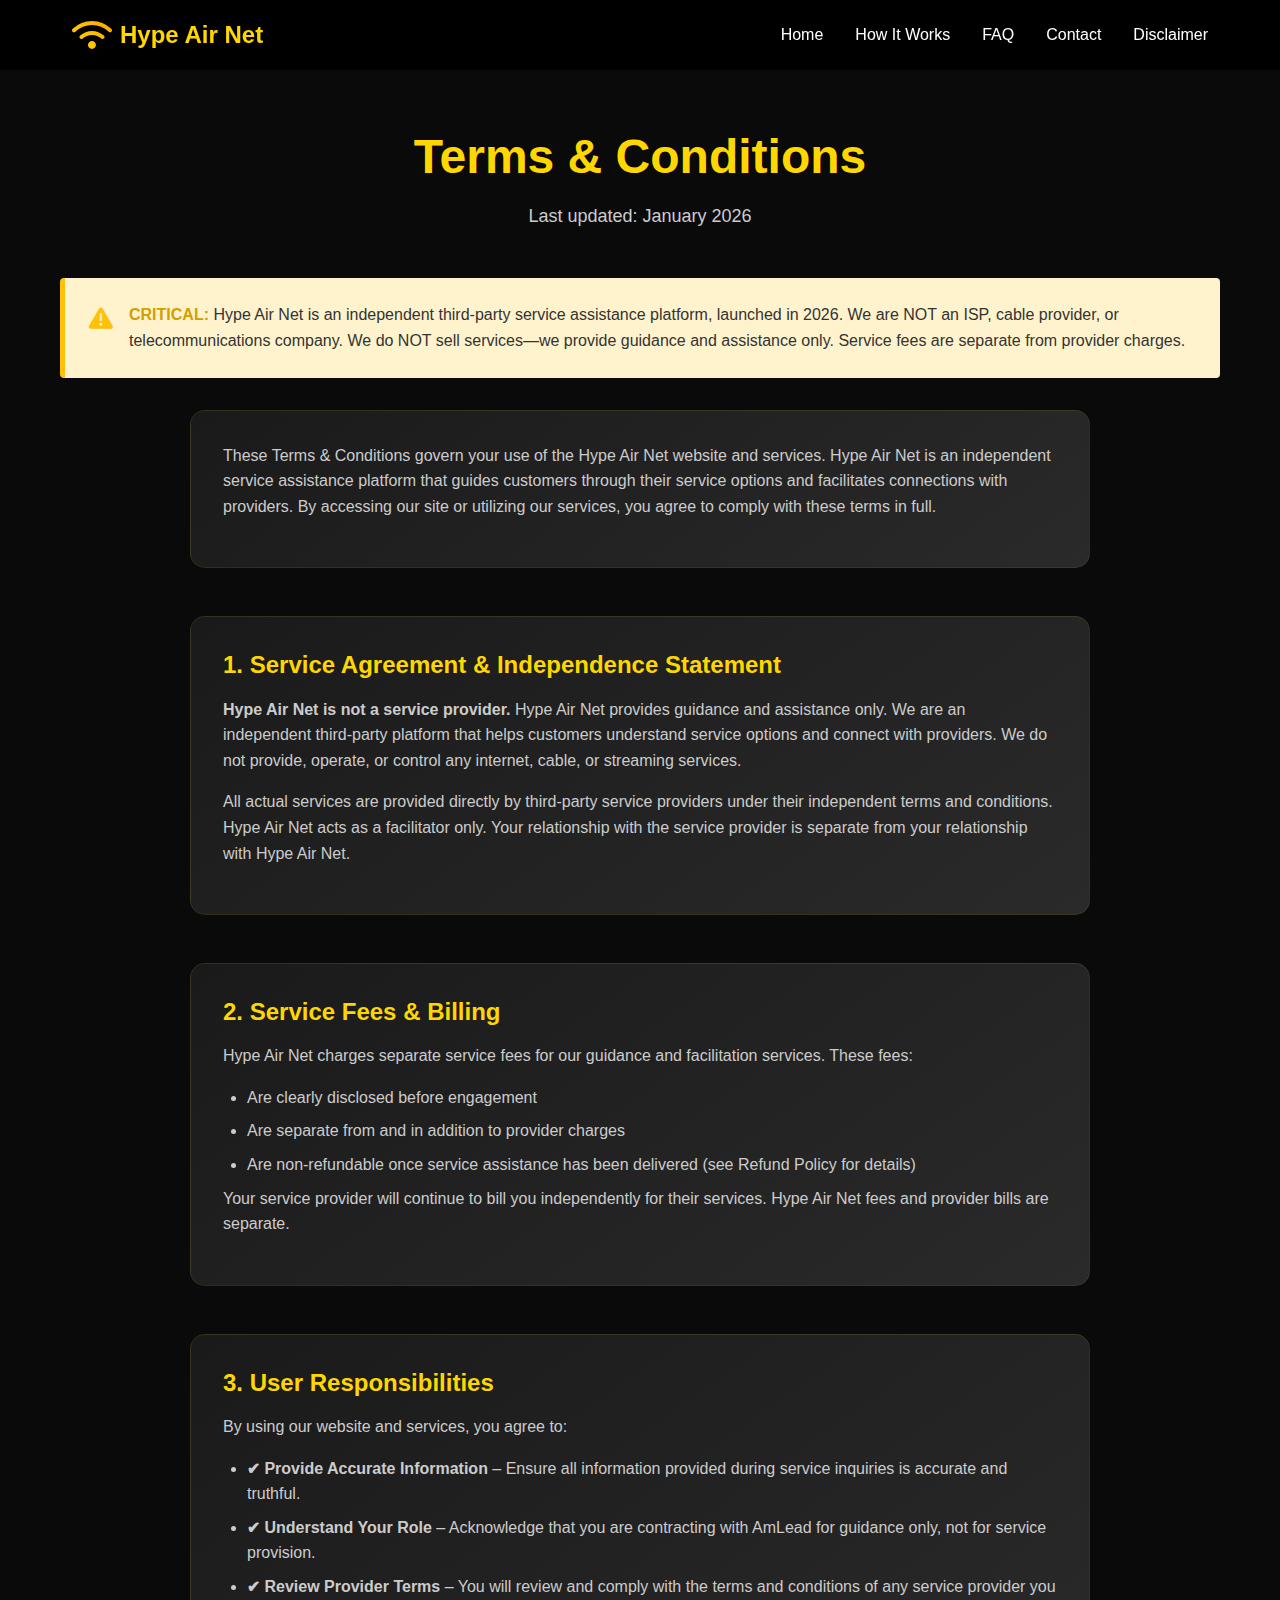
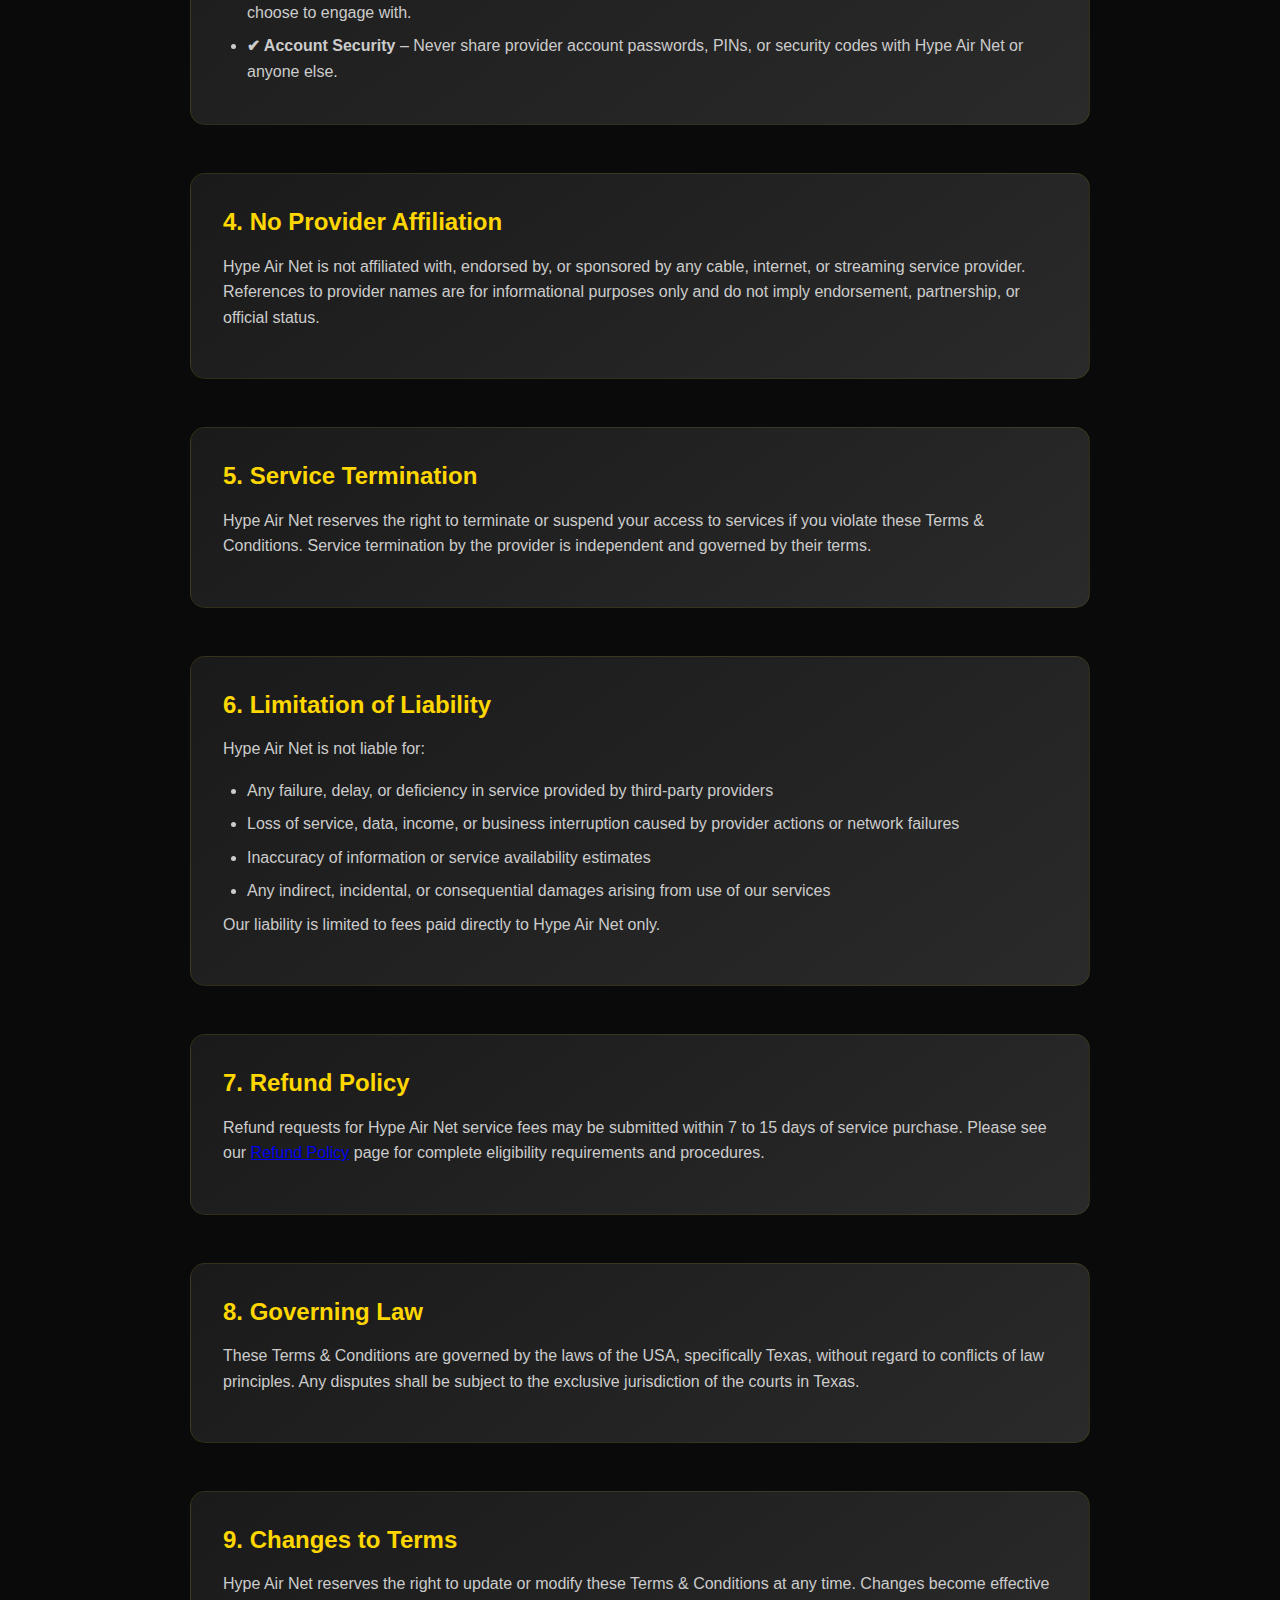
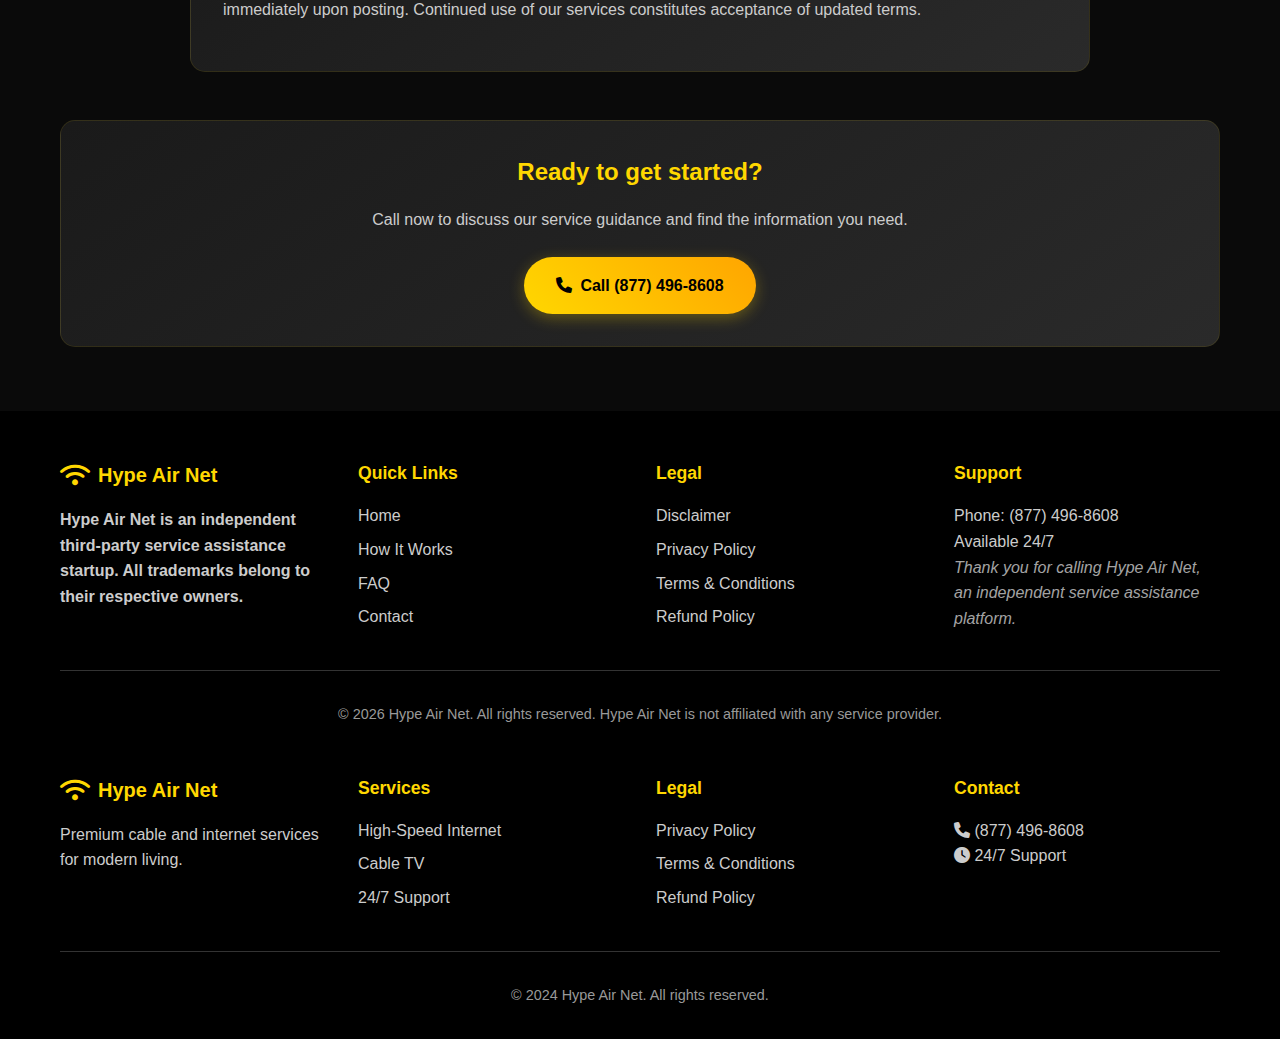
<file: terms-conditions.html>
<!DOCTYPE html>
<html lang="en">
<head>
    <meta charset="UTF-8">
    <meta name="viewport" content="width=device-width, initial-scale=1.0">
    <title>Terms & Conditions - Hype Air Net</title>
    <link rel="icon" type="image/svg+xml" href="/vite.svg">
    <link href="https://cdnjs.cloudflare.com/ajax/libs/font-awesome/6.0.0/css/all.min.css" rel="stylesheet">
    <link rel="stylesheet" href="style.css">
</head>
<body>
    <!-- Header -->
    <header class="header">
        <nav class="nav">
            <div class="nav-container">
                <div class="logo">
                    <i class="fas fa-wifi"></i>
                    <span>Hype Air Net</span>
                </div>
                <ul class="nav-menu">
                    <li><a href="index.html">Home</a></li>
                    <li><a href="index.html#how-it-works">How It Works</a></li>
                    <li><a href="index.html#faq">FAQ</a></li>
                    <li><a href="contact.html">Contact</a></li>
                    <li><a href="disclaimer.html">Disclaimer</a></li>
                </ul>
                <div class="hamburger">
                    <span></span>
                    <span></span>
                    <span></span>
                </div>
            </div>
        </nav>
    </header>

    <!-- Legal Page Content -->
    <section class="legal-page">
        <div class="container">
            <div class="legal-header">
                <h1>Terms & Conditions</h1>
                <p>Last updated: January 2026</p>
            </div>

            <!-- Critical Independence Disclosure -->
            <div class="compliance-box">
                <i class="fas fa-exclamation-triangle"></i>
                <p><strong>CRITICAL:</strong> Hype Air Net is an independent third-party service assistance platform, launched in 2026. We are NOT an ISP, cable provider, or telecommunications company. We do NOT sell services—we provide guidance and assistance only. Service fees are separate from provider charges.</p>
            </div>
            
            <div class="legal-content">
                <div class="legal-section">
                    <p>These Terms & Conditions govern your use of the Hype Air Net website and services. Hype Air Net is an independent service assistance platform that guides customers through their service options and facilitates connections with providers. By accessing our site or utilizing our services, you agree to comply with these terms in full.</p>
                </div>

                <div class="legal-section">
                    <h2>1. Service Agreement & Independence Statement</h2>
                    <p><strong>Hype Air Net is not a service provider.</strong> Hype Air Net provides guidance and assistance only. We are an independent third-party platform that helps customers understand service options and connect with providers. We do not provide, operate, or control any internet, cable, or streaming services.</p>
                    <p>All actual services are provided directly by third-party service providers under their independent terms and conditions. Hype Air Net acts as a facilitator only. Your relationship with the service provider is separate from your relationship with Hype Air Net.</p>
                </div>

                <div class="legal-section">
                    <h2>2. Service Fees & Billing</h2>
                    <p>Hype Air Net charges separate service fees for our guidance and facilitation services. These fees:</p>
                    <ul>
                        <li>Are clearly disclosed before engagement</li>
                        <li>Are separate from and in addition to provider charges</li>
                        <li>Are non-refundable once service assistance has been delivered (see Refund Policy for details)</li>
                    </ul>
                    <p>Your service provider will continue to bill you independently for their services. Hype Air Net fees and provider bills are separate.</p>
                </div>

                <div class="legal-section">
                    <h2>3. User Responsibilities</h2>
                    <p>By using our website and services, you agree to:</p>
                    <ul>
                        <li><strong>✔ Provide Accurate Information</strong> – Ensure all information provided during service inquiries is accurate and truthful.</li>
                        <li><strong>✔ Understand Your Role</strong> – Acknowledge that you are contracting with AmLead for guidance only, not for service provision.</li>
                        <li><strong>✔ Review Provider Terms</strong> – You will review and comply with the terms and conditions of any service provider you choose to engage with.</li>
                        <li><strong>✔ Account Security</strong> – Never share provider account passwords, PINs, or security codes with Hype Air Net or anyone else.</li>
                    </ul>
                </div>

                <div class="legal-section">
                    <h2>4. No Provider Affiliation</h2>
                    <p>Hype Air Net is not affiliated with, endorsed by, or sponsored by any cable, internet, or streaming service provider. References to provider names are for informational purposes only and do not imply endorsement, partnership, or official status.</p>
                </div>

                <div class="legal-section">
                    <h2>5. Service Termination</h2>
                    <p>Hype Air Net reserves the right to terminate or suspend your access to services if you violate these Terms & Conditions. Service termination by the provider is independent and governed by their terms.</p>
                </div>

                <div class="legal-section">
                    <h2>6. Limitation of Liability</h2>
                    <p>Hype Air Net is not liable for:</p>
                    <ul>
                        <li>Any failure, delay, or deficiency in service provided by third-party providers</li>
                        <li>Loss of service, data, income, or business interruption caused by provider actions or network failures</li>
                        <li>Inaccuracy of information or service availability estimates</li>
                        <li>Any indirect, incidental, or consequential damages arising from use of our services</li>
                    </ul>
                    <p>Our liability is limited to fees paid directly to Hype Air Net only.</p>
                </div>

                <div class="legal-section">
                    <h2>7. Refund Policy</h2>
                    <p>Refund requests for Hype Air Net service fees may be submitted within 7 to 15 days of service purchase. Please see our <a href="refund-policy.html">Refund Policy</a> page for complete eligibility requirements and procedures.</p>
                </div>

                <div class="legal-section">
                    <h2>8. Governing Law</h2>
                    <p>These Terms & Conditions are governed by the laws of the USA, specifically Texas, without regard to conflicts of law principles. Any disputes shall be subject to the exclusive jurisdiction of the courts in Texas.</p>
                </div>

                <div class="legal-section">
                    <h2>9. Changes to Terms</h2>
                    <p>Hype Air Net reserves the right to update or modify these Terms & Conditions at any time. Changes become effective immediately upon posting. Continued use of our services constitutes acceptance of updated terms.</p>
                </div>
            </div>

            <div class="legal-cta">
                <h3>Ready to get started?</h3>
                <p>Call now to discuss our service guidance and find the information you need.</p>
                <a href="tel:+18774968608" class="btn btn-primary">
                    <i class="fas fa-phone"></i>
                    Call (877) 496-8608
                </a>
            </div>
        </div>
    </section>

    <!-- Footer -->
    <footer class="footer">
        <div class="container">
            <div class="footer-content">
                <div class="footer-section">
                    <div class="footer-logo">
                        <i class="fas fa-wifi"></i>
                        <span>Hype Air Net</span>
                    </div>
                    <p class="footer-disclosure"><strong>Hype Air Net is an independent third-party service assistance startup. All trademarks belong to their respective owners.</strong></p>
                </div>
                <div class="footer-section">
                    <h4>Quick Links</h4>
                    <ul>
                        <li><a href="index.html">Home</a></li>
                        <li><a href="index.html#how-it-works">How It Works</a></li>
                        <li><a href="index.html#faq">FAQ</a></li>
                        <li><a href="contact.html">Contact</a></li>
                    </ul>
                </div>
                <div class="footer-section">
                    <h4>Legal</h4>
                    <ul>
                        <li><a href="disclaimer.html">Disclaimer</a></li>
                        <li><a href="privacy-policy.html">Privacy Policy</a></li>
                        <li><a href="terms-conditions.html">Terms & Conditions</a></li>
                        <li><a href="refund-policy.html">Refund Policy</a></li>
                    </ul>
                </div>
                <div class="footer-section">
                    <h4>Support</h4>
                    <p>Phone: (877) 496-8608</p>
                    <p>Available 24/7</p>
                    <p class="footer-note">Thank you for calling Hype Air Net, an independent service assistance platform.</p>
                </div>
            </div>
            <div class="footer-bottom">
                <p>&copy; 2026 Hype Air Net. All rights reserved. Hype Air Net is not affiliated with any service provider.</p>
            </div>
        </div>

    <!-- Footer -->
    <footer class="footer">
        <div class="container">
            <div class="footer-content">
                <div class="footer-section">
                    <div class="footer-logo">
                        <i class="fas fa-wifi"></i>
                        <span>Hype Air Net</span>
                    </div>
                    <p>Premium cable and internet services for modern living.</p>
                </div>
                <div class="footer-section">
                    <h4>Services</h4>
                    <ul>
                        <li><a href="index.html#services">High-Speed Internet</a></li>
                        <li><a href="index.html#services">Cable TV</a></li>
                        <li><a href="index.html#services">24/7 Support</a></li>
                    </ul>
                </div>
                <div class="footer-section">
                    <h4>Legal</h4>
                    <ul>
                        <li><a href="privacy-policy.html">Privacy Policy</a></li>
                        <li><a href="terms-conditions.html">Terms & Conditions</a></li>
                        <li><a href="refund-policy.html">Refund Policy</a></li>
                    </ul>
                </div>
                <div class="footer-section">
                    <h4>Contact</h4>
                    <p><i class="fas fa-phone"></i> (877) 496-8608</p>
                    <p><i class="fas fa-clock"></i> 24/7 Support</p>
                </div>
            </div>
            <div class="footer-bottom">
                <p>&copy; 2024 Hype Air Net. All rights reserved.</p>
            </div>
        </div>
    </footer>

    <script src="main.js"></script>
</body>
</html>
</file>
<file: style.css>
/* Reset and Base Styles */
* {
    margin: 0;
    padding: 0;
    box-sizing: border-box;
}

body {
    font-family: 'Segoe UI', Tahoma, Geneva, Verdana, sans-serif;
    line-height: 1.6;
    color: #333;
    background-color: #0a0a0a;
    overflow-x: hidden;
}

.container {
    max-width: 1200px;
    margin: 0 auto;
    padding: 0 20px;
}

/* Header Styles */
.header {
    position: fixed;
    top: 0;
    left: 0;
    right: 0;
    background: rgba(0, 0, 0, 0.95);
    backdrop-filter: blur(10px);
    z-index: 1000;
    transition: all 0.3s ease;
}

.nav-container {
    display: flex;
    justify-content: space-between;
    align-items: center;
    padding: 1rem 2rem;
    max-width: 1200px;
    margin: 0 auto;
}

.logo {
    display: flex;
    align-items: center;
    gap: 0.5rem;
    font-size: clamp(1.2rem, 3vw, 1.5rem);
    font-weight: bold;
    color: #FFD700;
    white-space: nowrap;
}

.logo i {
    font-size: clamp(1.5rem, 4vw, 2rem);
    background: linear-gradient(45deg, #FFD700, #FFA500);
    -webkit-background-clip: text;
    -webkit-text-fill-color: transparent;
    background-clip: text;
}

.nav-menu {
    display: flex;
    list-style: none;
    gap: clamp(1rem, 3vw, 2rem);
}

.nav-menu a {
    color: #fff;
    text-decoration: none;
    font-weight: 500;
    font-size: clamp(0.9rem, 2vw, 1rem);
    transition: all 0.3s ease;
    position: relative;
    white-space: nowrap;
}

.nav-menu a::after {
    content: '';
    position: absolute;
    bottom: -5px;
    left: 0;
    width: 0;
    height: 2px;
    background: linear-gradient(90deg, #FFD700, #FFA500);
    transition: width 0.3s ease;
}

.nav-menu a:hover::after {
    width: 100%;
}

.nav-menu a:hover {
    color: #FFD700;
}

.hamburger {
    display: none;
    flex-direction: column;
    cursor: pointer;
}

.hamburger span {
    width: 25px;
    height: 3px;
    background: #FFD700;
    margin: 3px 0;
    transition: 0.3s;
}

/* Header Call Button */
.header-call-btn {
    display: flex;
    align-items: center;
    gap: 0.5rem;
    padding: 0.75rem 1.5rem;
    background: linear-gradient(45deg, #FFD700, #FFA500);
    color: #000;
    text-decoration: none;
    border-radius: 25px;
    font-weight: 600;
    font-size: 0.95rem;
    transition: all 0.3s ease;
    white-space: nowrap;
    box-shadow: 0 4px 15px rgba(255, 215, 0, 0.3);
}

.header-call-btn:hover {
    transform: translateY(-2px);
    box-shadow: 0 6px 20px rgba(255, 215, 0, 0.4);
    background: linear-gradient(45deg, #FFA500, #FFD700);
}

.header-call-btn i {
    font-size: 1.1rem;
}

.header-call-text {
    display: inline-block;
}

/* Sticky Call Button */
.sticky-call-btn {
    position: fixed;
    bottom: 30px;
    right: 30px;
    width: 60px;
    height: 60px;
    background: linear-gradient(135deg, #FFD700, #FFA500);
    color: #000;
    border-radius: 50%;
    display: flex;
    align-items: center;
    justify-content: center;
    font-size: 1.5rem;
    text-decoration: none;
    z-index: 999;
    box-shadow: 0 4px 20px rgba(255, 215, 0, 0.4);
    transition: all 0.3s ease;
    animation: pulse-float 3s ease-in-out infinite;
}

.sticky-call-btn:hover {
    transform: scale(1.1);
    box-shadow: 0 8px 30px rgba(255, 215, 0, 0.6);
    animation: none;
}

.sticky-call-tooltip {
    position: absolute;
    background: #0d2a4d;
    color: #FFD700;
    padding: 0.5rem 1rem;
    border-radius: 20px;
    font-size: 0.85rem;
    white-space: nowrap;
    right: 80px;
    opacity: 0;
    transition: opacity 0.3s ease;
    pointer-events: none;
    font-weight: 600;
}

.sticky-call-btn:hover .sticky-call-tooltip {
    opacity: 1;
}

@keyframes pulse-float {
    0%, 100% {
        transform: translateY(0);
    }
    50% {
        transform: translateY(-8px);
    }
}

/* Hero Section */
.hero {
    min-height: 100vh;
    display: flex;
    align-items: center;
    justify-content: center;
    position: relative;
    background: linear-gradient(135deg, #0a0a0a 0%, #1a1a1a 100%);
    overflow: hidden;
    padding: 80px 20px 20px;
}

.hero-background {
    position: absolute;
    top: 0;
    left: 0;
    right: 0;
    bottom: 0;
    background: radial-gradient(circle at 20% 50%, rgba(255, 215, 0, 0.1) 0%, transparent 50%),
                radial-gradient(circle at 80% 50%, rgba(255, 165, 0, 0.1) 0%, transparent 50%);
}

.floating-particles {
    position: absolute;
    width: 100%;
    height: 100%;
    background-image: 
        radial-gradient(2px 2px at 20px 30px, rgba(255, 215, 0, 0.3), transparent),
        radial-gradient(2px 2px at 40px 70px, rgba(255, 165, 0, 0.3), transparent),
        radial-gradient(1px 1px at 90px 40px, rgba(255, 215, 0, 0.3), transparent),
        radial-gradient(1px 1px at 130px 80px, rgba(255, 165, 0, 0.3), transparent);
    animation: float 20s infinite linear;
}

.geometric-shapes {
    position: absolute;
    width: 100%;
    height: 100%;
    overflow: hidden;
}

.shape {
    position: absolute;
    border: 2px solid rgba(255, 215, 0, 0.2);
    animation: rotate 20s infinite linear;
}

.shape-1 {
    width: clamp(60px, 8vw, 100px);
    height: clamp(60px, 8vw, 100px);
    top: 20%;
    left: 10%;
    border-radius: 50%;
    animation-delay: 0s;
}

.shape-2 {
    width: clamp(50px, 6vw, 80px);
    height: clamp(50px, 6vw, 80px);
    top: 60%;
    right: 15%;
    transform: rotate(45deg);
    animation-delay: -5s;
}

.shape-3 {
    width: clamp(80px, 10vw, 120px);
    height: clamp(80px, 10vw, 120px);
    bottom: 20%;
    left: 20%;
    border-radius: 20px;
    animation-delay: -10s;
}

.shape-4 {
    width: clamp(40px, 5vw, 60px);
    height: clamp(40px, 5vw, 60px);
    top: 30%;
    right: 30%;
    border-radius: 50%;
    animation-delay: -15s;
}

@keyframes float {
    0% { transform: translateY(0px) rotate(0deg); }
    50% { transform: translateY(-20px) rotate(180deg); }
    100% { transform: translateY(0px) rotate(360deg); }
}

@keyframes rotate {
    0% { transform: rotate(0deg) scale(1); }
    50% { transform: rotate(180deg) scale(1.1); }
    100% { transform: rotate(360deg) scale(1); }
}

.hero-content {
    text-align: center;
    z-index: 2;
    max-width: 900px;
    width: 100%;
    padding: 0 1rem;
}

.hero-badge {
    display: inline-flex;
    align-items: center;
    gap: 0.5rem;
    background: linear-gradient(45deg, rgba(255, 215, 0, 0.2), rgba(255, 165, 0, 0.2));
    border: 1px solid rgba(255, 215, 0, 0.3);
    padding: 0.5rem 1rem;
    border-radius: 25px;
    color: #FFD700;
    font-size: clamp(0.8rem, 2vw, 0.9rem);
    margin-bottom: 1.5rem;
    backdrop-filter: blur(10px);
    animation: fadeIn 1s ease-out 0.2s both;
}

.hero-title {
    font-size: clamp(2rem, 8vw, 5rem);
    font-weight: 900;
    margin-bottom: 1.5rem;
    line-height: 1.1;
    word-wrap: break-word;
    hyphens: auto;
}

.text-glow {
    background: linear-gradient(45deg, #FFD700, #FFA500, #FFD700);
    background-size: 200% 200%;
    -webkit-background-clip: text;
    -webkit-text-fill-color: transparent;
    background-clip: text;
    animation: glow 3s ease-in-out infinite;
    display: block;
    margin-bottom: 0.2rem;
}

@keyframes glow {
    0%, 100% { background-position: 0% 50%; }
    50% { background-position: 100% 50%; }
}

.text-slide {
    color: #fff;
    display: block;
    animation: slideIn 1s ease-out 0.5s both;
    margin-bottom: 0.2rem;
}

.text-pulse {
    color: #FFD700;
    display: block;
    animation: pulse 2s ease-in-out infinite;
}

@keyframes slideIn {
    from { transform: translateY(50px); opacity: 0; }
    to { transform: translateY(0); opacity: 1; }
}

@keyframes pulse {
    0%, 100% { opacity: 1; transform: scale(1); }
    50% { opacity: 0.8; transform: scale(1.05); }
}

.hero-subtitle {
    font-size: clamp(1rem, 3vw, 1.25rem);
    color: #ccc;
    margin-bottom: 2rem;
    animation: fadeIn 1s ease-out 1s both;
    max-width: 600px;
    margin-left: auto;
    margin-right: auto;
    line-height: 1.5;
}

.hero-stats {
    display: flex;
    justify-content: center;
    gap: clamp(1rem, 5vw, 3rem);
    margin-bottom: 2rem;
    animation: fadeIn 1s ease-out 1.2s both;
    flex-wrap: wrap;
}

.stat-item {
    text-align: center;
    min-width: 80px;
}

.stat-number {
    font-size: clamp(1.5rem, 4vw, 2rem);
    font-weight: bold;
    color: #FFD700;
    display: block;
}

.stat-label {
    font-size: clamp(0.8rem, 2vw, 0.9rem);
    color: #ccc;
    margin-top: 0.25rem;
}

@keyframes fadeIn {
    from { opacity: 0; }
    to { opacity: 1; }
}

.hero-buttons {
    display: flex;
    gap: 1rem;
    justify-content: center;
    flex-wrap: wrap;
    animation: fadeIn 1s ease-out 1.5s both;
}

.hero-animation {
    position: absolute;
    right: 5%;
    top: 50%;
    transform: translateY(-50%);
    display: none;
}

.speed-indicator {
    position: relative;
    width: clamp(100px, 15vw, 150px);
    height: clamp(100px, 15vw, 150px);
}

.speed-circle {
    width: 100%;
    height: 100%;
    border: 4px solid rgba(255, 215, 0, 0.3);
    border-top: 4px solid #FFD700;
    border-radius: 50%;
    animation: spin 2s linear infinite;
    position: relative;
}

.speed-inner {
    position: absolute;
    top: 10px;
    left: 10px;
    right: 10px;
    bottom: 10px;
    border: 2px solid rgba(255, 165, 0, 0.3);
    border-right: 2px solid #FFA500;
    border-radius: 50%;
    animation: spin 3s linear infinite reverse;
}

@keyframes spin {
    0% { transform: rotate(0deg); }
    100% { transform: rotate(360deg); }
}

.speed-text {
    position: absolute;
    top: 50%;
    left: 50%;
    transform: translate(-50%, -50%);
    font-size: clamp(1rem, 2vw, 1.5rem);
    font-weight: bold;
    color: #FFD700;
}

.connection-lines {
    position: absolute;
    top: -50px;
    left: -50px;
    width: 250px;
    height: 250px;
}

.line {
    position: absolute;
    background: linear-gradient(90deg, transparent, #FFD700, transparent);
    height: 2px;
    animation: pulse-line 2s ease-in-out infinite;
}

.line-1 {
    width: 100px;
    top: 50px;
    left: 0;
    animation-delay: 0s;
}

.line-2 {
    width: 80px;
    top: 100px;
    right: 0;
    animation-delay: 0.5s;
}

.line-3 {
    width: 120px;
    bottom: 50px;
    left: 20px;
    animation-delay: 1s;
}

@keyframes pulse-line {
    0%, 100% { opacity: 0.3; transform: scaleX(1); }
    50% { opacity: 1; transform: scaleX(1.2); }
}

/* Partners Section */
.partners {
    background: #111;
    color: #fff;
    padding: 4rem 0;
    overflow: hidden;
}

.partners-subtitle {
    text-align: center;
    color: #ccc;
    font-size: clamp(1rem, 2.5vw, 1.125rem);
    margin-bottom: 3rem;
    max-width: 600px;
    margin-left: auto;
    margin-right: auto;
    line-height: 1.6;
}

.partners-slider {
    position: relative;
    overflow: hidden;
    margin: 0 auto;
    background: linear-gradient(145deg, #1a1a1a, #2a2a2a);
    border-radius: 15px;
    border: 1px solid rgba(255, 215, 0, 0.1);
    padding: 2rem 0;
}

.partners-track {
    display: flex;
    animation: scroll 30s linear infinite;
    width: calc(200px * 18); /* 9 partners * 2 for seamless loop */
}

.partner-logo {
    min-width: 200px;
    height: 80px;
    display: flex;
    align-items: center;
    justify-content: center;
    margin: 0 1rem;
    background: linear-gradient(145deg, #2a2a2a, #3a3a3a);
    border-radius: 10px;
    border: 1px solid rgba(255, 215, 0, 0.2);
    transition: all 0.3s ease;
    position: relative;
    overflow: hidden;
}

.partner-logo::before {
    content: '';
    position: absolute;
    top: 0;
    left: -100%;
    width: 100%;
    height: 100%;
    background: linear-gradient(90deg, transparent, rgba(255, 215, 0, 0.1), transparent);
    transition: left 0.5s ease;
}

.partner-logo:hover::before {
    left: 100%;
}

.partner-logo:hover {
    transform: translateY(-5px);
    border-color: rgba(255, 215, 0, 0.4);
    box-shadow: 0 10px 20px rgba(255, 215, 0, 0.2);
}

.partner-name {
    font-size: clamp(0.9rem, 2vw, 1.1rem);
    font-weight: 600;
    color: #FFD700;
    text-align: center;
    white-space: nowrap;
    z-index: 2;
    position: relative;
}

@keyframes scroll {
    0% {
        transform: translateX(0);
    }
    100% {
        transform: translateX(calc(-200px * 9 - 2rem * 9)); /* Move by half the width for seamless loop */
    }
}

/* Pause animation on hover */
.partners-slider:hover .partners-track {
    animation-play-state: paused;
}

/* Buttons */
.btn {
    display: inline-flex;
    align-items: center;
    gap: 0.5rem;
    padding: clamp(0.8rem, 2vw, 1rem) clamp(1.5rem, 4vw, 2rem);
    border: none;
    border-radius: 50px;
    font-size: clamp(0.9rem, 2vw, 1rem);
    font-weight: 600;
    text-decoration: none;
    cursor: pointer;
    transition: all 0.3s ease;
    position: relative;
    overflow: hidden;
    white-space: nowrap;
    text-align: center;
    min-width: fit-content;
}

.btn::before {
    content: '';
    position: absolute;
    top: 0;
    left: -100%;
    width: 100%;
    height: 100%;
    background: linear-gradient(90deg, transparent, rgba(255, 255, 255, 0.2), transparent);
    transition: left 0.5s ease;
}

.btn:hover::before {
    left: 100%;
}

.btn-primary {
    background: linear-gradient(45deg, #FFD700, #FFA500);
    color: #000;
    box-shadow: 0 4px 15px rgba(255, 215, 0, 0.3);
}

.btn-primary:hover {
    transform: translateY(-2px);
    box-shadow: 0 6px 20px rgba(255, 215, 0, 0.4);
}

.btn-secondary {
    background: transparent;
    color: #FFD700;
    border: 2px solid #FFD700;
}

.btn-secondary:hover {
    background: #FFD700;
    color: #000;
    transform: translateY(-2px);
}

.btn-large {
    padding: clamp(1rem, 3vw, 1.25rem) clamp(2rem, 5vw, 2.5rem);
    font-size: clamp(1rem, 2.5vw, 1.125rem);
}

/* Section Styles */
section {
    padding: clamp(3rem, 8vw, 5rem) 0;
}

.section-title {
    font-size: clamp(2rem, 5vw, 2.5rem);
    font-weight: 700;
    text-align: center;
    margin-bottom: 3rem;
    background: linear-gradient(45deg, #FFD700, #FFA500);
    -webkit-background-clip: text;
    -webkit-text-fill-color: transparent;
    background-clip: text;
    line-height: 1.2;
}

/* Services Section */
.services {
    background: #0a0a0a;
    color: #fff;
}

.services-grid {
    display: grid;
    grid-template-columns: repeat(3, 1fr);
    gap: 2rem;
    max-width: 1200px;
    margin: 0 auto;
}

.service-card {
    background: linear-gradient(145deg, #1a1a1a, #2a2a2a);
    padding: 2rem;
    border-radius: 15px;
    text-align: center;
    transition: all 0.3s ease;
    border: 1px solid rgba(255, 215, 0, 0.1);
    position: relative;
    overflow: hidden;
}

.service-card::before {
    content: '';
    position: absolute;
    top: -50%;
    left: -50%;
    width: 200%;
    height: 200%;
    background: radial-gradient(circle, rgba(255, 215, 0, 0.1) 0%, transparent 50%);
    transition: all 0.3s ease;
    opacity: 0;
}

.service-card:hover::before {
    opacity: 1;
    transform: scale(1.2);
}

.service-card:hover {
    transform: translateY(-10px);
    box-shadow: 0 20px 40px rgba(255, 215, 0, 0.2);
}

.service-icon {
    font-size: clamp(2.5rem, 5vw, 3rem);
    color: #FFD700;
    margin-bottom: 1rem;
}

.service-card h3 {
    font-size: clamp(1.25rem, 3vw, 1.5rem);
    margin-bottom: 1rem;
    color: #FFD700;
}

.service-card p {
    color: #ccc;
    margin-bottom: 1.5rem;
    line-height: 1.6;
    font-size: clamp(0.9rem, 2vw, 1rem);
}

.service-btn {
    display: inline-block;
    padding: 0.75rem 1.5rem;
    background: linear-gradient(45deg, #FFD700, #FFA500);
    color: #000;
    text-decoration: none;
    border-radius: 25px;
    font-weight: 600;
    transition: all 0.3s ease;
    position: relative;
    z-index: 2;
    font-size: clamp(0.9rem, 2vw, 1rem);
}

.service-btn:hover {
    transform: translateY(-2px);
    box-shadow: 0 5px 15px rgba(255, 215, 0, 0.3);
}

/* Plans Section */
.plans {
    background: #111;
    color: #fff;
}

.plans-grid {
    display: grid;
    grid-template-columns: repeat(auto-fit, minmax(280px, 1fr));
    gap: 2rem;
    max-width: 1000px;
    margin: 0 auto;
}

.plan-card {
    background: linear-gradient(145deg, #1a1a1a, #2a2a2a);
    border-radius: 20px;
    padding: 2rem;
    text-align: center;
    position: relative;
    transition: all 0.3s ease;
    border: 1px solid rgba(255, 215, 0, 0.1);
}

.plan-card.featured {
    border: 2px solid #FFD700;
}

.plan-card:hover {
    transform: translateY(-10px);
    box-shadow: 0 20px 40px rgba(255, 215, 0, 0.2);
}

.plan-badge {
    position: absolute;
    top: -10px;
    left: 50%;
    transform: translateX(-50%);
    background: linear-gradient(45deg, #FFD700, #FFA500);
    color: #000;
    padding: 0.5rem 1rem;
    border-radius: 15px;
    font-size: clamp(0.8rem, 2vw, 0.875rem);
    font-weight: 600;
    white-space: nowrap;
}

.plan-header h3 {
    font-size: clamp(1.25rem, 3vw, 1.5rem);
    color: #FFD700;
    margin-bottom: 1rem;
}

.plan-price {
    display: flex;
    align-items: baseline;
    justify-content: center;
    margin-bottom: 2rem;
    flex-wrap: wrap;
    gap: 0.25rem;
}

.currency {
    font-size: clamp(1.25rem, 3vw, 1.5rem);
    color: #FFD700;
}

.amount {
    font-size: clamp(2.5rem, 6vw, 3rem);
    font-weight: 700;
    color: #FFD700;
}

.period {
    font-size: clamp(0.9rem, 2vw, 1rem);
    color: #ccc;
}

.plan-features {
    list-style: none;
    margin-bottom: 2rem;
    text-align: left;
}

.plan-features li {
    padding: 0.5rem 0;
    display: flex;
    align-items: center;
    gap: 0.5rem;
    font-size: clamp(0.9rem, 2vw, 1rem);
}

.plan-features i {
    color: #FFD700;
    flex-shrink: 0;
}

.plan-btn {
    display: inline-block;
    width: 100%;
    padding: 1rem;
    background: linear-gradient(45deg, #FFD700, #FFA500);
    color: #000;
    text-decoration: none;
    border-radius: 25px;
    font-weight: 600;
    transition: all 0.3s ease;
    font-size: clamp(0.9rem, 2vw, 1rem);
}

.plan-btn:hover {
    transform: translateY(-2px);
    box-shadow: 0 5px 15px rgba(255, 215, 0, 0.3);
}

/* FAQ Section */
.faq {
    background: #0a0a0a;
    color: #fff;
}

.faq-grid {
    max-width: 900px;
    margin: 0 auto;
}

.faq-item {
    background: linear-gradient(145deg, #1a1a1a, #2a2a2a);
    border-radius: 15px;
    margin-bottom: 1rem;
    border: 1px solid rgba(255, 215, 0, 0.1);
    overflow: hidden;
    transition: all 0.3s ease;
}

.faq-item:hover {
    border-color: rgba(255, 215, 0, 0.3);
}

.faq-question {
    padding: 1.5rem;
    cursor: pointer;
    display: flex;
    justify-content: space-between;
    align-items: flex-start;
    transition: all 0.3s ease;
    gap: 1rem;
}

.faq-question:hover {
    background: rgba(255, 215, 0, 0.05);
}

.faq-question h3 {
    color: #FFD700;
    font-size: clamp(1rem, 2.5vw, 1.125rem);
    margin: 0;
    line-height: 1.4;
    flex: 1;
}

.faq-question i {
    color: #FFD700;
    transition: transform 0.3s ease;
    flex-shrink: 0;
    margin-top: 0.2rem;
}

.faq-item.active .faq-question i {
    transform: rotate(180deg);
}

.faq-answer {
    max-height: 0;
    overflow: hidden;
    transition: max-height 0.3s ease;
}

.faq-item.active .faq-answer {
    max-height: 1000px;
}

.faq-answer p, .faq-answer ul {
    padding: 0 1.5rem 1.5rem;
    color: #ccc;
    line-height: 1.6;
    font-size: clamp(0.9rem, 2vw, 1rem);
}

.faq-answer ul {
    padding-left: 3rem;
}

.faq-answer li {
    margin-bottom: 0.5rem;
}

/* Features Section */
.features {
    background: #111;
    color: #fff;
}

.features-grid {
    display: grid;
    grid-template-columns: repeat(auto-fit, minmax(250px, 1fr));
    gap: 2rem;
    max-width: 1200px;
    margin: 0 auto;
}

.feature-item {
    text-align: center;
    padding: 2rem;
    background: linear-gradient(145deg, #1a1a1a, #2a2a2a);
    border-radius: 15px;
    transition: all 0.3s ease;
    border: 1px solid rgba(255, 215, 0, 0.1);
}

.feature-item:hover {
    transform: translateY(-5px);
    box-shadow: 0 10px 30px rgba(255, 215, 0, 0.2);
}

.feature-icon {
    font-size: clamp(2.5rem, 5vw, 3rem);
    color: #FFD700;
    margin-bottom: 1rem;
}

.feature-item h3 {
    font-size: clamp(1.1rem, 2.5vw, 1.25rem);
    color: #FFD700;
    margin-bottom: 1rem;
}

.feature-item p {
    color: #ccc;
    font-size: clamp(0.9rem, 2vw, 1rem);
    line-height: 1.6;
}

/* Testimonials Section */
.testimonials {
    background: #0a0a0a;
    color: #fff;
}

.testimonials-carousel {
    position: relative;
    max-width: 900px;
    margin: 0 auto;
    overflow: hidden;
}

.testimonial-track {
    display: flex;
    transition: transform 0.5s ease;
}

.testimonial-card {
    min-width: 100%;
    padding: 2rem;
    background: linear-gradient(145deg, #1a1a1a, #2a2a2a);
    border-radius: 20px;
    text-align: center;
    border: 1px solid rgba(255, 215, 0, 0.1);
    box-sizing: border-box;
}

.testimonial-content p {
    font-size: clamp(1rem, 2.5vw, 1.125rem);
    line-height: 1.6;
    margin-bottom: 1.5rem;
    color: #ccc;
    font-style: italic;
}

.testimonial-author h4 {
    color: #FFD700;
    margin-bottom: 0.25rem;
    font-size: clamp(1rem, 2vw, 1.1rem);
}

.testimonial-author span {
    color: #999;
    font-size: clamp(0.8rem, 2vw, 0.9rem);
}

.testimonial-rating {
    margin-top: 1rem;
}

.testimonial-rating i {
    color: #FFD700;
    margin: 0 0.125rem;
    font-size: clamp(0.9rem, 2vw, 1rem);
}

.testimonial-controls {
    display: flex;
    justify-content: center;
    gap: 1rem;
    margin-top: 2rem;
}

.testimonial-btn {
    width: clamp(40px, 8vw, 50px);
    height: clamp(40px, 8vw, 50px);
    border: none;
    border-radius: 50%;
    background: linear-gradient(45deg, #FFD700, #FFA500);
    color: #000;
    font-size: clamp(1rem, 2vw, 1.25rem);
    cursor: pointer;
    transition: all 0.3s ease;
}

.testimonial-btn:hover {
    transform: translateY(-2px);
    box-shadow: 0 5px 15px rgba(255, 215, 0, 0.3);
}

/* Contact Section */
.contact {
    background: #111;
    color: #fff;
}

.contact-content {
    display: grid;
    grid-template-columns: 1fr 1fr;
    gap: 3rem;
    align-items: start;
    max-width: 1000px;
    margin: 0 auto;
}

.contact-info h3 {
    font-size: clamp(1.5rem, 4vw, 2rem);
    color: #FFD700;
    margin-bottom: 1rem;
    line-height: 1.2;
}

.contact-info p {
    font-size: clamp(1rem, 2.5vw, 1.125rem);
    color: #ccc;
    margin-bottom: 2rem;
    line-height: 1.6;
}

.contact-details {
    display: flex;
    flex-direction: column;
    gap: 1rem;
    margin-bottom: 2rem;
}

.contact-item {
    display: flex;
    align-items: center;
    gap: 1rem;
}

.contact-item i {
    color: #FFD700;
    font-size: clamp(1.1rem, 2.5vw, 1.25rem);
    width: 20px;
    flex-shrink: 0;
}

.contact-item span {
    font-size: clamp(0.9rem, 2vw, 1rem);
}

.contact-form {
    background: linear-gradient(145deg, #1a1a1a, #2a2a2a);
    padding: 2rem;
    border-radius: 15px;
    border: 1px solid rgba(255, 215, 0, 0.1);
}

.form-group {
    margin-bottom: 1.5rem;
}

.form-group label {
    display: block;
    color: #FFD700;
    margin-bottom: 0.5rem;
    font-weight: 500;
    font-size: clamp(0.9rem, 2vw, 1rem);
}

.form-group input,
.form-group select,
.form-group textarea {
    width: 100%;
    padding: 0.75rem;
    border: 1px solid rgba(255, 215, 0, 0.3);
    border-radius: 8px;
    background: rgba(0, 0, 0, 0.5);
    color: #fff;
    font-size: clamp(0.9rem, 2vw, 1rem);
    transition: all 0.3s ease;
    box-sizing: border-box;
}

.form-group input:focus,
.form-group select:focus,
.form-group textarea:focus {
    outline: none;
    border-color: #FFD700;
    box-shadow: 0 0 10px rgba(255, 215, 0, 0.2);
}

.form-group textarea {
    resize: vertical;
    min-height: 100px;
}

/* Disclaimer Section */
.disclaimer {
    background: #0a0a0a;
    color: #fff;
    padding: 3rem 0;
}

.disclaimer-content {
    max-width: 900px;
    margin: 0 auto;
    text-align: center;
    padding: 2rem;
    background: linear-gradient(145deg, #1a1a1a, #2a2a2a);
    border-radius: 15px;
    border: 1px solid rgba(255, 215, 0, 0.1);
}

.disclaimer-content p {
    color: #ccc;
    line-height: 1.6;
    font-size: clamp(0.9rem, 2vw, 1rem);
}

/* Footer */
.footer {
    background: #000;
    color: #fff;
    padding: 3rem 0 1rem;
}

.footer-content {
    display: grid;
    grid-template-columns: repeat(auto-fit, minmax(200px, 1fr));
    gap: 2rem;
    margin-bottom: 2rem;
}

.footer-logo {
    display: flex;
    align-items: center;
    gap: 0.5rem;
    font-size: clamp(1.1rem, 2.5vw, 1.25rem);
    font-weight: bold;
    color: #FFD700;
    margin-bottom: 1rem;
}

.footer-logo i {
    font-size: clamp(1.3rem, 3vw, 1.5rem);
}

.footer-section h4 {
    color: #FFD700;
    margin-bottom: 1rem;
    font-size: clamp(1rem, 2vw, 1.1rem);
}

.footer-section ul {
    list-style: none;
}

.footer-section ul li {
    margin-bottom: 0.5rem;
}

.footer-section a {
    color: #ccc;
    text-decoration: none;
    transition: color 0.3s ease;
    font-size: clamp(0.9rem, 2vw, 1rem);
}

.footer-section a:hover {
    color: #FFD700;
}

.footer-section p {
    font-size: clamp(0.9rem, 2vw, 1rem);
    color: #ccc;
}

.footer-bottom {
    text-align: center;
    padding-top: 2rem;
    border-top: 1px solid #333;
    color: #999;
    font-size: clamp(0.8rem, 2vw, 0.9rem);
}

/* Legal Pages */
.legal-page {
    background: #0a0a0a;
    color: #fff;
    padding: 8rem 0 4rem;
    min-height: 100vh;
}

.legal-header {
    text-align: center;
    margin-bottom: 3rem;
}

.legal-header h1 {
    font-size: clamp(2.5rem, 6vw, 3rem);
    color: #FFD700;
    margin-bottom: 1rem;
    line-height: 1.2;
}

.legal-header p {
    color: #ccc;
    font-size: clamp(1rem, 2.5vw, 1.125rem);
}

.legal-content {
    max-width: 900px;
    margin: 0 auto;
    line-height: 1.8;
}

.legal-section {
    margin-bottom: 3rem;
    padding: 2rem;
    background: linear-gradient(145deg, #1a1a1a, #2a2a2a);
    border-radius: 15px;
    border: 1px solid rgba(255, 215, 0, 0.1);
}

.legal-section h2 {
    color: #FFD700;
    margin-bottom: 1rem;
    font-size: clamp(1.3rem, 3vw, 1.5rem);
    line-height: 1.3;
}

.legal-section h3 {
    color: #FFD700;
    margin-bottom: 0.75rem;
    margin-top: 1.5rem;
    font-size: clamp(1.1rem, 2.5vw, 1.25rem);
    line-height: 1.3;
}

.legal-section p {
    color: #ccc;
    margin-bottom: 1rem;
    font-size: clamp(0.9rem, 2vw, 1rem);
    line-height: 1.6;
}

.legal-section ul {
    color: #ccc;
    padding-left: 1.5rem;
    font-size: clamp(0.9rem, 2vw, 1rem);
}

.legal-section li {
    margin-bottom: 0.5rem;
    line-height: 1.6;
}

.legal-cta {
    text-align: center;
    margin-top: 3rem;
    padding: 2rem;
    background: linear-gradient(145deg, #1a1a1a, #2a2a2a);
    border-radius: 15px;
    border: 1px solid rgba(255, 215, 0, 0.1);
}

.legal-cta h3 {
    color: #FFD700;
    margin-bottom: 1rem;
    font-size: clamp(1.3rem, 3vw, 1.5rem);
}

.legal-cta p {
    color: #ccc;
    margin-bottom: 1.5rem;
    font-size: clamp(0.9rem, 2vw, 1rem);
}

/* Responsive Design */
@media (max-width: 1024px) {
    .hero-animation {
        display: none;
    }
    
    .contact-content {
        grid-template-columns: 1fr;
        gap: 2rem;
    }
    
    .services-grid {
        grid-template-columns: repeat(2, 1fr);
    }
}

@media (max-width: 768px) {
    .hamburger {
        display: flex;
    }

    .nav-menu {
        position: fixed;
        left: -100%;
        top: 70px;
        flex-direction: column;
        background-color: rgba(0, 0, 0, 0.98);
        width: 100%;
        text-align: center;
        transition: 0.3s;
        box-shadow: 0 10px 27px rgba(0, 0, 0, 0.05);
        backdrop-filter: blur(10px);
        padding: 2rem 0;
        z-index: 999;
    }

    .nav-menu.active {
        left: 0;
    }

    .nav-menu li {
        margin: 1rem 0;
    }

    .hero {
        padding: 100px 15px 20px;
    }

    .hero-content {
        padding: 0 0.5rem;
    }

    .hero-buttons {
        flex-direction: column;
        align-items: center;
        gap: 1rem;
    }

    .hero-buttons .btn {
        width: 100%;
        max-width: 300px;
        justify-content: center;
    }

    .hero-stats {
        flex-direction: column;
        gap: 1.5rem;
        align-items: center;
    }

    .services-grid {
        grid-template-columns: 1fr;
        gap: 1.5rem;
    }

    .plans-grid,
    .features-grid {
        grid-template-columns: 1fr;
        gap: 1.5rem;
    }

    .plan-card.featured {
        transform: none;
    }

    .plan-card.featured:hover {
        transform: translateY(-10px);
    }

    .footer-content {
        grid-template-columns: 1fr;
        text-align: center;
        gap: 2rem;
    }

    .testimonial-card {
        padding: 1.5rem;
    }

    .contact-content {
        text-align: center;
    }

    .contact-form {
        padding: 1.5rem;
    }

    .legal-section {
        padding: 1.5rem;
    }

    .nav-container {
        padding: 1rem;
    }

    .partners-track {
        animation-duration: 20s;
    }

    .partner-logo {
        min-width: 150px;
        height: 60px;
        margin: 0 0.5rem;
    }
}

@media (max-width: 480px) {
    .container {
        padding: 0 15px;
    }

    .hero {
        padding: 90px 10px 20px;
    }

    .hero-content {
        padding: 0;
    }

    .hero-title {
        margin-bottom: 1rem;
    }

    .hero-subtitle {
        margin-bottom: 1.5rem;
    }

    .hero-stats {
        gap: 1rem;
        margin-bottom: 1.5rem;
    }

    .btn {
        padding: 0.875rem 1.5rem;
        font-size: 0.9rem;
    }

    .service-card,
    .plan-card,
    .feature-item {
        padding: 1.5rem;
    }

    .testimonial-card {
        padding: 1rem;
    }

    .contact-form {
        padding: 1rem;
    }

    .legal-section {
        padding: 1rem;
    }

    .faq-question {
        padding: 1rem;
    }

    .faq-answer p,
    .faq-answer ul {
        padding: 0 1rem 1rem;
    }

    .disclaimer-content {
        padding: 1.5rem;
    }

    .partners-track {
        animation-duration: 15s;
    }

    .partner-logo {
        min-width: 120px;
        height: 50px;
    }

    .partner-name {
        font-size: 0.8rem;
    }
}

@media (max-width: 360px) {
    .hero-buttons .btn {
        font-size: 0.85rem;
        padding: 0.75rem 1.25rem;
    }

    .plan-price {
        flex-direction: column;
        align-items: center;
        gap: 0;
    }

    .nav-container {
        padding: 0.75rem;
    }

    .logo {
        font-size: 1.1rem;
    }

    .logo i {
        font-size: 1.3rem;
    }

    .partner-logo {
        min-width: 100px;
        height: 40px;
    }
}

/* Smooth Scrolling */
html {
    scroll-behavior: smooth;
}

/* Loading Animation */
@keyframes pulse {
    0% { transform: scale(1); }
    50% { transform: scale(1.05); }
    100% { transform: scale(1); }
}

.btn:active {
    animation: pulse 0.2s ease-in-out;
}

/* Intersection Observer Animations */
.fade-in {
    opacity: 0;
    transform: translateY(30px);
    transition: all 0.6s ease;
}

.fade-in.visible {
    opacity: 1;
    transform: translateY(0);
}

.slide-in-left {
    opacity: 0;
    transform: translateX(-50px);
    transition: all 0.6s ease;
}

.slide-in-left.visible {
    opacity: 1;
    transform: translateX(0);
}

.slide-in-right {
    opacity: 0;
    transform: translateX(50px);
    transition: all 0.6s ease;
}

.slide-in-right.visible {
    opacity: 1;
    transform: translateX(0);
}

/* Prevent horizontal scroll */
body, html {
    overflow-x: hidden;
    max-width: 100%;
}

/* Ensure all elements respect container boundaries */
* {
    max-width: 100%;
    word-wrap: break-word;
    overflow-wrap: break-word;
}

/* Fix for very long words */
.hero-title,
.section-title,
h1, h2, h3, h4, h5, h6 {
    word-break: break-word;
    hyphens: auto;
}

/* Ensure buttons don't overflow */
.btn {
    max-width: 100%;
    box-sizing: border-box;
}

/* Fix for form elements */
input, select, textarea {
    max-width: 100%;
    box-sizing: border-box;
}

/* ========== COMPLIANCE & DISCLOSURE STYLES ========== */

/* Compliance Banner - Above Hero */
.compliance-banner {
    background: linear-gradient(135deg, #1a4d7a 0%, #0d2a4d 100%);
    border-bottom: 3px solid #FFD700;
    padding: 1.5rem 2rem;
    text-align: center;
    margin-top: 60px;
    position: relative;
    z-index: 10;
}

.compliance-content {
    max-width: 1200px;
    margin: 0 auto;
    display: flex;
    align-items: center;
    justify-content: center;
    gap: 1rem;
    color: #fff;
    font-weight: 500;
    font-size: 1rem;
}

.compliance-content i {
    color: #FFD700;
    font-size: 1.3rem;
    flex-shrink: 0;
}

.compliance-content p {
    margin: 0;
}

.compliance-content strong {
    color: #FFD700;
}

/* Compliance Box (inline) */
.compliance-box {
    background: #fff3cd;
    border-left: 5px solid #ffc107;
    padding: 1.5rem;
    margin: 2rem 0;
    border-radius: 4px;
    display: flex;
    gap: 1rem;
    align-items: flex-start;
}

.compliance-box i {
    color: #ffc107;
    font-size: 1.5rem;
    flex-shrink: 0;
    margin-top: 0.2rem;
}

.compliance-box p {
    margin: 0;
    color: #333;
}

.compliance-box strong {
    color: #d39e00;
}

/* How It Works Section */
.how-it-works {
    padding: 60px 20px;
    background: linear-gradient(135deg, #f8f9fa 0%, #e9ecef 100%);
}

.how-it-works h2 {
    text-align: center;
    font-size: 2.5rem;
    margin-bottom: 1rem;
    color: #333;
}

.section-subtitle {
    text-align: center;
    color: #666;
    font-size: 1.1rem;
    margin-bottom: 3rem;
}

.steps-grid {
    display: grid;
    grid-template-columns: repeat(auto-fit, minmax(280px, 1fr));
    gap: 2rem;
    max-width: 1200px;
    margin: 0 auto;
}

.step-card {
    background: #fff;
    border-radius: 8px;
    padding: 2rem;
    text-align: center;
    box-shadow: 0 2px 10px rgba(0,0,0,0.1);
    transition: transform 0.3s ease, box-shadow 0.3s ease;
}

.step-card:hover {
    transform: translateY(-5px);
    box-shadow: 0 5px 20px rgba(0,0,0,0.15);
}

.step-number {
    display: inline-block;
    width: 50px;
    height: 50px;
    background: linear-gradient(135deg, #FFD700, #FFA500);
    color: #000;
    border-radius: 50%;
    font-size: 1.8rem;
    font-weight: bold;
    display: flex;
    align-items: center;
    justify-content: center;
    margin-bottom: 1rem;
}

.step-card h3 {
    color: #333;
    margin-bottom: 1rem;
    font-size: 1.3rem;
}

.step-card p {
    color: #666;
}

/* Assistance Types Grid */
.assistance-types {
    padding: 60px 20px;
    background: #fff;
}

.assistance-types h2 {
    text-align: center;
    font-size: 2.5rem;
    margin-bottom: 1rem;
    color: #333;
}

.assistance-grid {
    display: grid;
    grid-template-columns: repeat(auto-fit, minmax(250px, 1fr));
    gap: 2rem;
    max-width: 1200px;
    margin: 0 auto;
}

.assistance-card {
    background: #f8f9fa;
    border-radius: 8px;
    padding: 2rem;
    text-align: center;
    border-top: 4px solid #FFD700;
    transition: transform 0.3s ease;
}

.assistance-card:hover {
    transform: translateY(-5px);
}

.assistance-card i {
    font-size: 2.5rem;
    color: #FFD700;
    margin-bottom: 1rem;
}

.assistance-card h3 {
    color: #333;
    margin-bottom: 1rem;
}

.assistance-card p {
    color: #666;
}

/* Principles Section */
.principles {
    padding: 60px 20px;
    background: linear-gradient(135deg, #1a4d7a 0%, #0d2a4d 100%);
    color: #fff;
}

.principles h2 {
    text-align: center;
    font-size: 2.5rem;
    margin-bottom: 3rem;
    color: #fff;
}

.principles-grid {
    display: grid;
    grid-template-columns: repeat(auto-fit, minmax(260px, 1fr));
    gap: 2rem;
    max-width: 1200px;
    margin: 0 auto;
}

.principle-card {
    background: rgba(255,255,255,0.1);
    backdrop-filter: blur(10px);
    border-radius: 8px;
    padding: 2rem;
    text-align: center;
    border: 1px solid rgba(255,215,0,0.2);
    transition: all 0.3s ease;
}

.principle-card:hover {
    background: rgba(255,255,255,0.15);
    border-color: #FFD700;
    transform: translateY(-5px);
}

.principle-card i {
    font-size: 2.5rem;
    color: #FFD700;
    margin-bottom: 1rem;
}

.principle-card h3 {
    margin-bottom: 1rem;
    font-size: 1.2rem;
}

.principle-card p {
    opacity: 0.9;
}

/* Contact Section Styles */
.contact-section {
    padding: 60px 20px;
    background: #f8f9fa;
    text-align: center;
}

.contact-content {
    max-width: 800px;
    margin: 0 auto;
}

.contact-content h2 {
    font-size: 2.2rem;
    color: #333;
    margin-bottom: 1rem;
}

.contact-content p {
    color: #666;
    font-size: 1.1rem;
    margin-bottom: 2rem;
}

.btn-large {
    padding: 1rem 2.5rem;
    font-size: 1.1rem;
}

.contact-note {
    color: #666;
    font-size: 0.95rem;
    margin-top: 1.5rem;
}

.contact-note a {
    color: #0066cc;
    text-decoration: none;
}

.contact-note a:hover {
    text-decoration: underline;
}

/* Footer Disclosure */
.footer-disclosure {
    font-weight: bold;
    color: #FFD700;
    margin-top: 0.5rem;
}

.footer-note {
    font-size: 0.85rem;
    opacity: 0.8;
    font-style: italic;
}

/* Contact Methods & FAQ on Contact Page */
.contact-main {
    display: grid;
    grid-template-columns: 1fr 1fr;
    gap: 2rem;
    margin-bottom: 3rem;
}

.contact-column {
    display: flex;
    flex-direction: column;
    gap: 2rem;
}

.contact-method {
    background: #f8f9fa;
    padding: 2rem;
    border-radius: 8px;
    border-left: 4px solid #FFD700;
}

.contact-method h2 {
    display: flex;
    align-items: center;
    gap: 1rem;
    margin-bottom: 1.5rem;
    color: #333;
}

.contact-method i {
    color: #FFD700;
    font-size: 1.5rem;
}

.contact-link {
    display: inline-block;
    color: #0066cc;
    text-decoration: none;
    margin-top: 1rem;
}

.contact-link:hover {
    text-decoration: underline;
}

.hours-box {
    background: #e9ecef;
    padding: 1.5rem;
    border-radius: 4px;
    margin: 1rem 0;
}

.hours-box p {
    margin: 0.5rem 0;
}

.hours-note {
    font-size: 0.95rem;
    font-style: italic;
    color: #666;
    margin-top: 1rem;
}

/* Contact FAQ */
.contact-faq {
    margin: 3rem 0;
    padding: 2rem;
    background: #f8f9fa;
    border-radius: 8px;
}

.contact-faq h2 {
    margin-bottom: 2rem;
}

.faq-item {
    margin-bottom: 1.5rem;
    border-bottom: 1px solid #ddd;
    padding-bottom: 1.5rem;
}

.faq-item:last-child {
    border-bottom: none;
}

.faq-question {
    width: 100%;
    text-align: left;
    background: none;
    border: none;
    padding: 1rem 0;
    cursor: pointer;
    display: flex;
    justify-content: space-between;
    align-items: center;
    font-size: 1.1rem;
    color: #333;
    font-weight: 600;
    transition: color 0.3s ease;
}

.faq-question:hover {
    color: #FFD700;
}

.faq-question i {
    transition: transform 0.3s ease;
}

.faq-item.active .faq-question i {
    transform: rotate(180deg);
}

.faq-answer {
    display: none;
    padding: 0 0 1rem 0;
    color: #666;
    line-height: 1.8;
}

.faq-answer p {
    margin-bottom: 1rem;
}

.faq-answer ul {
    margin-left: 1.5rem;
    margin-top: 1rem;
}

.faq-answer li {
    margin-bottom: 0.5rem;
}

.faq-item.active .faq-answer {
    display: block;
}

/* Resources Section */
.resources-section {
    margin-top: 3rem;
    padding-top: 3rem;
    border-top: 1px solid #ddd;
}

.resources-grid {
    display: grid;
    grid-template-columns: repeat(auto-fit, minmax(250px, 1fr));
    gap: 1.5rem;
    max-width: 1200px;
    margin: 0 auto;
}

.resource-card {
    background: #fff;
    padding: 1.5rem;
    border-radius: 8px;
    border: 1px solid #ddd;
    transition: all 0.3s ease;
}

.resource-card:hover {
    box-shadow: 0 5px 15px rgba(0,0,0,0.1);
    border-color: #FFD700;
}

.resource-card h3 {
    margin-bottom: 0.5rem;
}

.resource-card h3 a {
    color: #0066cc;
    text-decoration: none;
}

.resource-card h3 a:hover {
    text-decoration: underline;
}

.resource-card p {
    color: #666;
    font-size: 0.95rem;
}

/* About Us Section */
.about-us {
    padding: 80px 0;
    background: linear-gradient(135deg, #f5f7fa 0%, #e8eef7 100%);
}

.about-us h2 {
    text-align: center;
    font-size: clamp(2rem, 5vw, 3.5rem);
    margin-bottom: 1rem;
    color: #0d2a4d;
}

.about-us .section-subtitle {
    text-align: center;
    font-size: 1.2rem;
    color: #1a4d7a;
    margin-bottom: 3rem;
}

.about-content {
    display: grid;
    grid-template-columns: 1fr 1fr;
    gap: 4rem;
    align-items: start;
}

.about-text h3 {
    font-size: 1.5rem;
    color: #0d2a4d;
    margin-top: 1.5rem;
    margin-bottom: 0.75rem;
}

.about-text h3:first-child {
    margin-top: 0;
}

.about-text p {
    color: #333;
    font-size: 1rem;
    line-height: 1.8;
    margin-bottom: 1rem;
}

.about-list {
    list-style: none;
    padding: 0;
    margin-bottom: 1.5rem;
}

.about-list li {
    padding: 0.75rem 0;
    padding-left: 2rem;
    position: relative;
    color: #333;
    font-size: 1rem;
    line-height: 1.6;
}

.about-list li::before {
    content: '';
    position: absolute;
    left: 0;
    top: 1rem;
    width: 8px;
    height: 8px;
    background: #FFD700;
    border-radius: 50%;
}

.about-highlights {
    display: flex;
    flex-direction: column;
    gap: 1.5rem;
}

.highlight-box {
    background: white;
    padding: 2rem;
    border-radius: 8px;
    text-align: center;
    border-top: 4px solid #FFD700;
    box-shadow: 0 2px 8px rgba(0,0,0,0.08);
    transition: all 0.3s ease;
}

.highlight-box:hover {
    box-shadow: 0 8px 20px rgba(0,0,0,0.12);
    transform: translateY(-5px);
}

.highlight-number {
    font-size: 2.5rem;
    font-weight: bold;
    color: #FFD700;
    margin-bottom: 0.5rem;
}

.highlight-label {
    font-size: 0.95rem;
    color: #666;
    text-transform: uppercase;
    letter-spacing: 1px;
    font-weight: 600;
}

.trust-box {
    background: linear-gradient(135deg, #0d2a4d 0%, #1a4d7a 100%);
    color: white;
    padding: 2rem;
    border-radius: 8px;
    box-shadow: 0 4px 15px rgba(13, 42, 77, 0.3);
}

.trust-box h4 {
    font-size: 1.2rem;
    margin-bottom: 1rem;
    display: flex;
    align-items: center;
    gap: 0.5rem;
}

.trust-box h4 i {
    color: #FFD700;
}

.trust-box ul {
    list-style: none;
    padding: 0;
}

.trust-box li {
    padding: 0.5rem 0;
    padding-left: 1.5rem;
    position: relative;
}

.trust-box li::before {
    content: '✓';
    position: absolute;
    left: 0;
    color: #FFD700;
    font-weight: bold;
}

/* Responsive */
@media (max-width: 768px) {
    .header-call-btn {
        display: none;
    }

    .sticky-call-btn {
        bottom: 20px;
        right: 20px;
        width: 55px;
        height: 55px;
        font-size: 1.3rem;
    }

    .about-content {
        grid-template-columns: 1fr;
        gap: 2rem;
    }
    
    .compliance-content {
        flex-direction: column;
        gap: 0.5rem;
    }

    .contact-main {
        grid-template-columns: 1fr;
    }

    .steps-grid,
    .assistance-grid,
    .principles-grid,
    .resources-grid {
        grid-template-columns: 1fr;
    }
}
</file>
